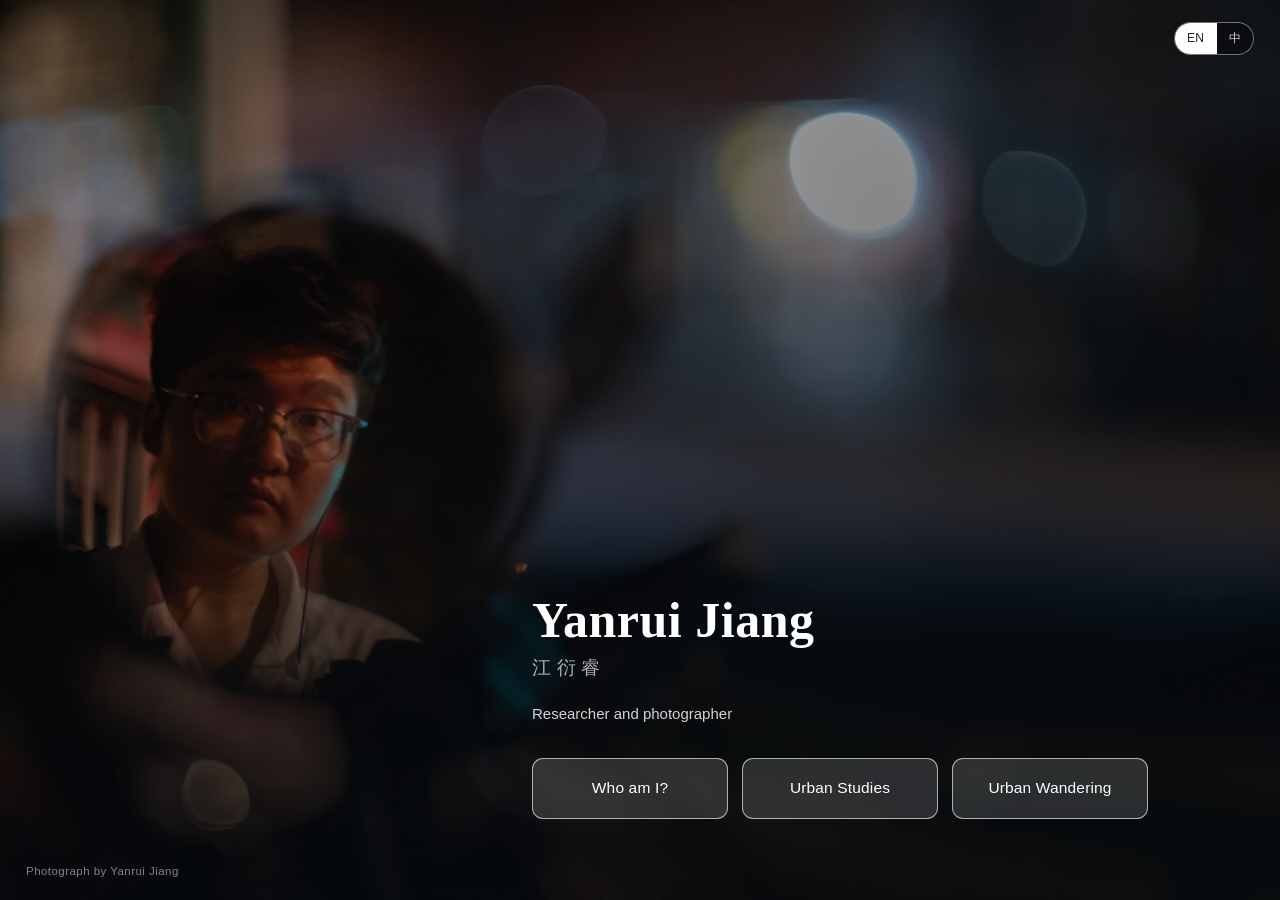
<file: index.html>
<!DOCTYPE html>
<html lang="en">
<head>
<meta charset="UTF-8">
<meta name="viewport" content="width=device-width, initial-scale=1">
<title>Yanrui Jiang — Urban Studies &amp; Industrial Location Research</title>
<meta name="description" content="Yanrui Jiang — researcher in urban studies and industrial location, and a street photographer. Enter: who am I, academic research, urban wandering.">
<meta name="author" content="Yanrui Jiang">
<meta property="og:type" content="profile">
<meta property="og:title" content="Yanrui Jiang — Urban Studies &amp; Industrial Location Research">
<meta property="og:description" content="Researcher in urban studies and industrial location, and a street photographer.">
<link rel="icon" href="data:image/svg+xml,<svg xmlns='http://www.w3.org/2000/svg' viewBox='0 0 64 64'><rect width='64' height='64' rx='12' fill='%2317242f'/><text x='32' y='44' font-size='34' font-family='Georgia,serif' fill='%232260E8' text-anchor='middle'>J</text></svg>">
<link rel="stylesheet" href="assets/site.css">
<link rel="stylesheet" href="assets/mobile-fix.css">
</head>
<body class="cover-page" data-title-en="Yanrui Jiang — Urban Studies &amp; Industrial Location Research" data-title-zh="江衍睿 — 城市研究与产业区位分析">

<main class="cover">
  <div class="cover-scrim" aria-hidden="true"></div>

  <div class="cover-lang">
    <div class="langsw">
      <button data-lang-btn="en" type="button">EN</button>
      <button data-lang-btn="zh" type="button">中</button>
    </div>
  </div>

  <div class="cover-inner">
    <div class="cover-block">
    <h1 class="cover-name">Yanrui Jiang</h1>
    <p class="cover-name-cn">江衍睿</p>
    <p class="cover-role" data-en="Researcher and photographer" data-zh="研究者 / 摄影者">Researcher and photographer</p>

    <nav class="cover-nav">
      <a class="cover-btn" href="site.html#cv">
        <span data-en="Who am I?" data-zh="我是谁？">Who am I?</span>
      </a>
      <a class="cover-btn" href="site.html#research">
        <span data-en="Urban Studies" data-zh="城市研究">Urban Studies</span>
      </a>
      <a class="cover-btn" href="site.html#photography">
        <span data-en="Urban Wandering" data-zh="城市漫游">Urban Wandering</span>
      </a>
      </nav>
    </div>
  </div>

  <p class="cover-credit" data-en="Photograph by Yanrui Jiang" data-zh="摄影：江衍睿">Photograph by Yanrui Jiang</p>
</main>

<script src="assets/site.js"></script>
</body>
</html>
</file>
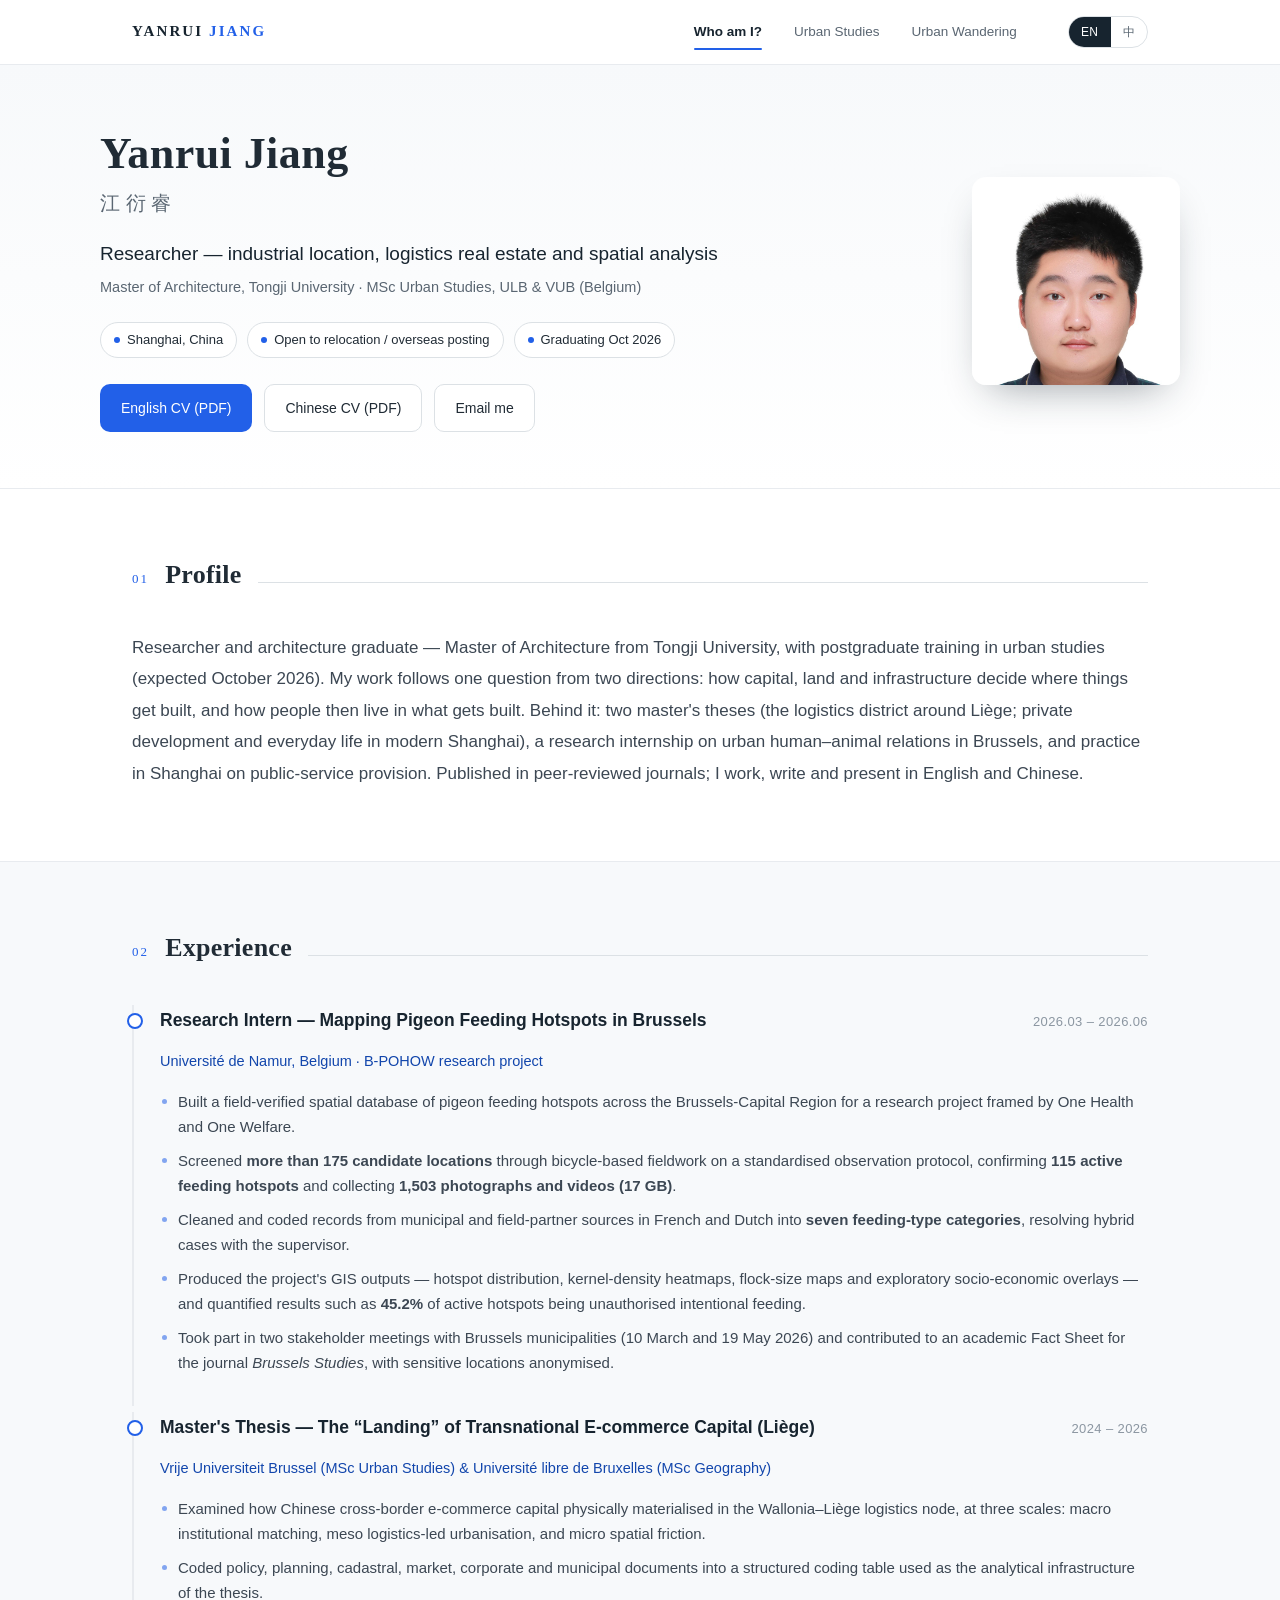
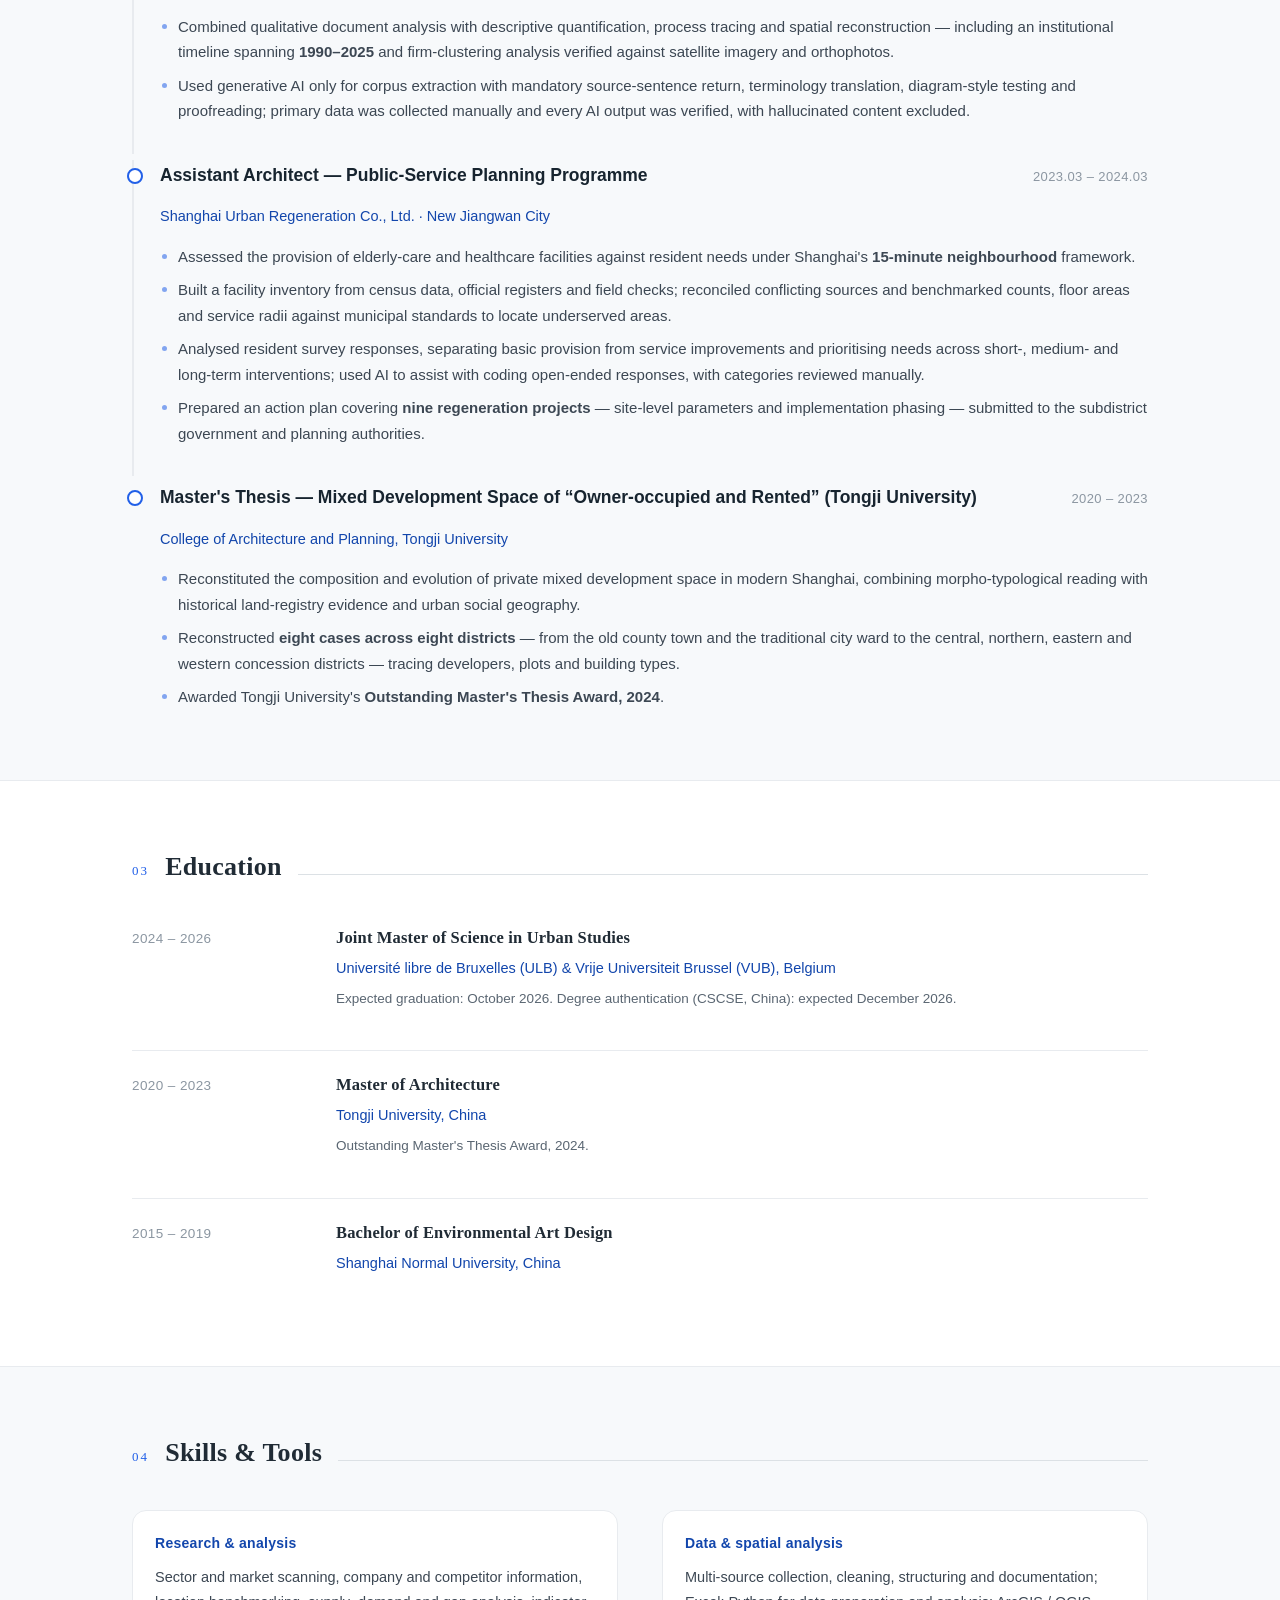
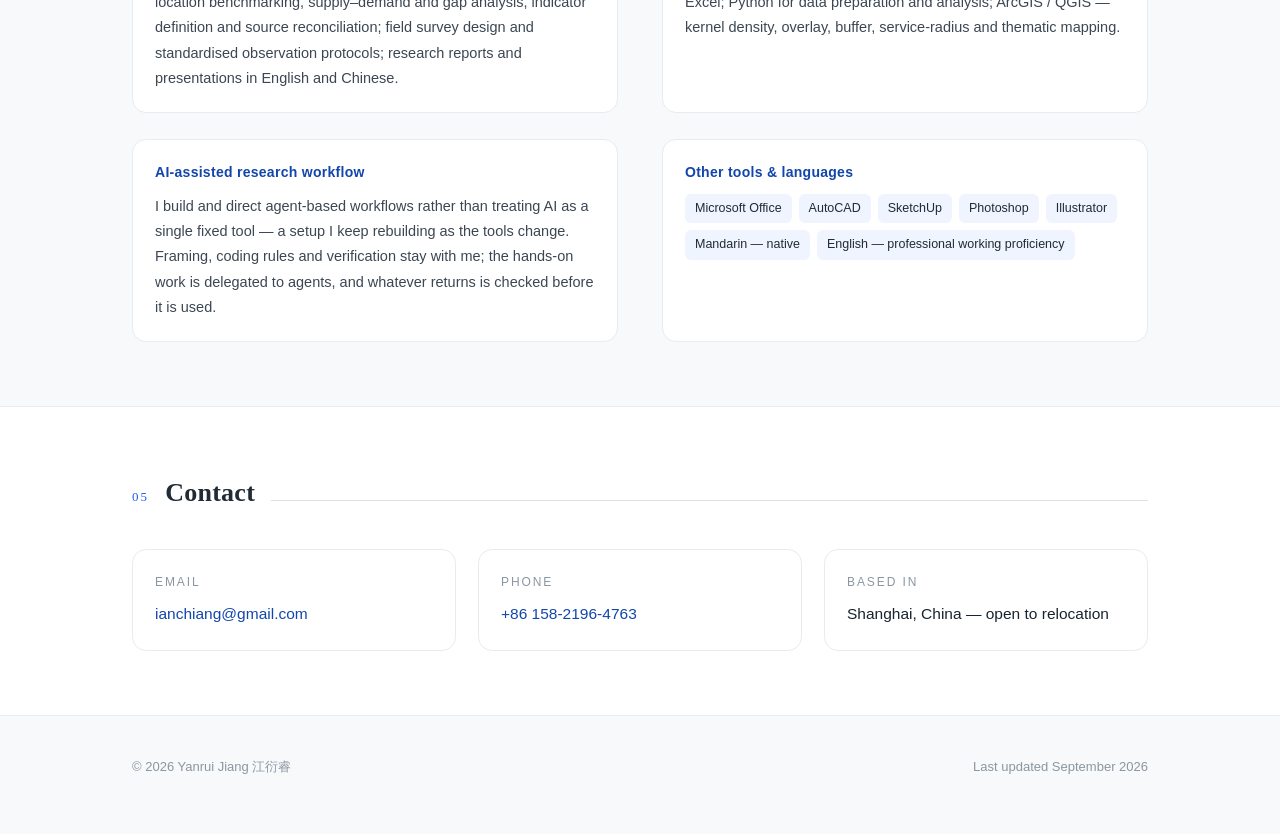
<file: site.html>
<!DOCTYPE html>
<html lang="en">
<head>
<meta charset="UTF-8">
<meta name="viewport" content="width=device-width, initial-scale=1">
<title>Yanrui Jiang — Urban Studies &amp; Industrial Location Research</title>
<meta name="description" content="Yanrui Jiang — researcher in urban studies and industrial location. Two master's theses and a field-verified spatial study, plus a street photography practice.">
<meta name="author" content="Yanrui Jiang">
<meta property="og:type" content="profile">
<meta property="og:title" content="Yanrui Jiang — Urban Studies &amp; Industrial Location Research">
<meta property="og:description" content="Researcher in urban studies and industrial location. Logistics-led urbanisation, urban human–animal relations, GIS and multi-source spatial analysis — and a street photography practice.">
<link rel="icon" href="data:image/svg+xml,<svg xmlns='http://www.w3.org/2000/svg' viewBox='0 0 64 64'><rect width='64' height='64' rx='12' fill='%2317242f'/><text x='32' y='44' font-size='34' font-family='Georgia,serif' fill='%232260E8' text-anchor='middle'>J</text></svg>">
<link rel="stylesheet" href="assets/site.css">
<link rel="stylesheet" href="assets/mobile-fix.css">
</head>
<body data-title-en="Yanrui Jiang — Urban Studies &amp; Industrial Location Research" data-title-zh="江衍睿 — 城市研究与产业区位分析">

<div class="top">
  <div class="wrap">
    <a class="brand" href="index.html">Yanrui <em>Jiang</em></a>
    <nav class="tabs" role="tablist">
      <button class="tab" type="button" role="tab" data-tab="cv" aria-controls="panel-cv">
        <span data-en="Who am I?" data-zh="我是谁？">Who am I?</span>
      </button>
      <button class="tab" type="button" role="tab" data-tab="research" aria-controls="panel-research">
        <span data-en="Urban Studies" data-zh="城市研究">Urban Studies</span>
      </button>
      <button class="tab" type="button" role="tab" data-tab="photography" aria-controls="panel-photography">
        <span data-en="Urban Wandering" data-zh="城市漫游">Urban Wandering</span>
      </button>
    </nav>
    <div class="langsw">
      <button data-lang-btn="en" type="button">EN</button>
      <button data-lang-btn="zh" type="button">中</button>
    </div>
  </div>
</div>

<main id="main">

<!-- ==================== TAB 1 · 简历与介绍 ==================== -->
<div class="panel" id="panel-cv" role="tabpanel">

<header class="hero">
  <div class="wrap hero-grid">
    <div>
      <h1 class="name">Yanrui Jiang</h1>
      <p class="name-cn">江衍睿</p>
      <p class="role" data-en="Researcher — industrial location, logistics real estate and spatial analysis" data-zh="研究员 — 产业区位、物流地产与空间分析">Researcher — industrial location, logistics real estate and spatial analysis</p>
      <p class="role-sub" data-en="Master of Architecture, Tongji University · MSc Urban Studies, ULB &amp; VUB (Belgium)" data-zh="同济大学建筑学硕士 · 比利时布鲁塞尔自由大学 &amp; 荷语布鲁塞尔自由大学 城市研究硕士">Master of Architecture, Tongji University · MSc Urban Studies, ULB &amp; VUB (Belgium)</p>
      <div class="chips">
        <span class="chip"><span class="dot"></span><span data-en="Shanghai, China" data-zh="中国 上海">Shanghai, China</span></span>
        <span class="chip"><span class="dot"></span><span data-en="Open to relocation / overseas posting" data-zh="接受外派与异地到岗">Open to relocation / overseas posting</span></span>
        <span class="chip"><span class="dot"></span><span data-en="Graduating Oct 2026" data-zh="2026 年 10 月毕业">Graduating Oct 2026</span></span>
      </div>
      <div class="cta">
        <a class="btn btn-primary" href="assets/Yanrui_Jiang_CV_EN.pdf" download data-en="English CV (PDF)" data-zh="英文简历 (PDF)">English CV (PDF)</a>
        <a class="btn btn-ghost" href="assets/Yanrui_Jiang_CV_ZH.pdf" download data-en="Chinese CV (PDF)" data-zh="中文简历 (PDF)">Chinese CV (PDF)</a>
        <a class="btn btn-ghost" href="mailto:ianchiang@gmail.com" data-en="Email me" data-zh="邮件联系" data-en-href="mailto:ianchiang@gmail.com" data-zh-href="mailto:2801400978@qq.com">Email me</a>
      </div>
    </div>
    <div class="portrait">
      <img src="assets/head.jpg" alt="Portrait of Yanrui Jiang">
    </div>
  </div>
</header>
<section id="profile">
  <div class="wrap">
    <div class="sec-head">
      <span class="sec-num">01</span>
      <h2 data-en="Profile" data-zh="个人简介">Profile</h2>
      <span class="sec-rule"></span>
    </div>
    <p class="lede" data-en="Researcher and architecture graduate — Master of Architecture from Tongji University, with postgraduate training in urban studies (expected October 2026). My work follows one question from two directions: how capital, land and infrastructure decide where things get built, and how people then live in what gets built. Behind it: two master's theses (the logistics district around Liège; private development and everyday life in modern Shanghai), a research internship on urban human–animal relations in Brussels, and practice in Shanghai on public-service provision. Published in peer-reviewed journals; I work, write and present in English and Chinese." data-zh="建筑学硕士（同济大学），并在城市研究领域接受研究生训练（预计 2026 年 10 月毕业）。我的研究从两个方向追同一个问题：资本、土地与基础设施如何决定事物被建在哪里，以及人们又如何生活在既成的城市之中。支撑它的是：两篇硕士论文（列日周边的物流片区；近代上海的私有开发与日常空间）、一项在布鲁塞尔研究城市人兽关系的研究实习，以及在上海围绕公共服务设施配套的建筑实践。已在同行评审期刊发表论文；能用中英文工作、写作与汇报。">Researcher and architecture graduate — Master of Architecture from Tongji University, with postgraduate training in urban studies (expected October 2026). My work follows one question from two directions: how capital, land and infrastructure decide where things get built, and how people then live in what gets built. Behind it: two master's theses (the logistics district around Liège; private development and everyday life in modern Shanghai), a research internship on urban human–animal relations in Brussels, and practice in Shanghai on public-service provision. Published in peer-reviewed journals; I work, write and present in English and Chinese.</p>
  </div>
</section>
<section id="experience" class="alt">
  <div class="wrap">
    <div class="sec-head">
      <span class="sec-num">02</span>
      <h2 data-en="Experience" data-zh="研究与工作经历">Experience</h2>
      <span class="sec-rule"></span>
    </div>

    <div class="entry">
      <div class="entry-head">
        <h3 data-en="Research Intern — Mapping Pigeon Feeding Hotspots in Brussels" data-zh="研究实习 — 布鲁塞尔岩鸽投喂热点制图">Research Intern — Mapping Pigeon Feeding Hotspots in Brussels</h3>
        <span class="when">2026.03 – 2026.06</span>
      </div>
      <p class="org"><span data-en="Université de Namur, Belgium · B-POHOW research project" data-zh="比利时那慕尔大学 · B-POHOW 研究项目">Université de Namur, Belgium · B-POHOW research project</span></p>
      <ul class="bul">
        <li data-en="Built a field-verified spatial database of pigeon feeding hotspots across the Brussels-Capital Region for a research project framed by One Health and One Welfare." data-zh="为以「同一健康」与「同一福利」为框架的研究项目，建立覆盖布鲁塞尔首都大区、经实地核验的岩鸽投喂热点空间数据库。">Built a field-verified spatial database of pigeon feeding hotspots across the Brussels-Capital Region for a research project framed by One Health and One Welfare.</li>
        <li data-en="Screened <strong>more than 175 candidate locations</strong> through bicycle-based fieldwork on a standardised observation protocol, confirming <strong>115 active feeding hotspots</strong> and collecting <strong>1,503 photographs and videos (17 GB)</strong>." data-zh="以自行车为主要方式、按标准化观察流程核查 <strong>175 处以上候选点位</strong>，确认 <strong>115 处活跃投喂热点</strong>，采集 <strong>1,503 份照片与影像（17 GB）</strong>。">Screened <strong>more than 175 candidate locations</strong> through bicycle-based fieldwork on a standardised observation protocol, confirming <strong>115 active feeding hotspots</strong> and collecting <strong>1,503 photographs and videos (17 GB)</strong>.</li>
        <li data-en="Cleaned and coded records from municipal and field-partner sources in French and Dutch into <strong>seven feeding-type categories</strong>, resolving hybrid cases with the supervisor." data-zh="把来自市政与现场合作方的法语、荷兰语记录清洗并编码为 <strong>七类投喂类型</strong>，对无法单一归类的混合情形与导师逐条讨论解决。">Cleaned and coded records from municipal and field-partner sources in French and Dutch into <strong>seven feeding-type categories</strong>, resolving hybrid cases with the supervisor.</li>
        <li data-en="Produced the project's GIS outputs — hotspot distribution, kernel-density heatmaps, flock-size maps and exploratory socio-economic overlays — and quantified results such as <strong>45.2%</strong> of active hotspots being unauthorised intentional feeding." data-zh="产出项目的 GIS 图件——热点分布、核密度热力图、鸽群规模图与探索性社会经济叠加图——并量化结果，例如 <strong>45.2%</strong> 的活跃热点属未经许可的主动投喂。">Produced the project's GIS outputs — hotspot distribution, kernel-density heatmaps, flock-size maps and exploratory socio-economic overlays — and quantified results such as <strong>45.2%</strong> of active hotspots being unauthorised intentional feeding.</li>
        <li data-en="Took part in two stakeholder meetings with Brussels municipalities (10 March and 19 May 2026) and contributed to an academic Fact Sheet for the journal <em>Brussels Studies</em>, with sensitive locations anonymised." data-zh="参与两场与布鲁塞尔各市镇的利益相关方会议（2026 年 3 月 10 日、5 月 19 日），并参与撰写面向 <em>Brussels Studies</em> 期刊的学术 Fact Sheet，敏感点位一律脱敏。">Took part in two stakeholder meetings with Brussels municipalities (10 March and 19 May 2026) and contributed to an academic Fact Sheet for the journal <em>Brussels Studies</em>, with sensitive locations anonymised.</li>
      </ul>
    </div>

    <div class="entry">
      <div class="entry-head">
        <h3 data-en="Master's Thesis — The “Landing” of Transnational E-commerce Capital (Liège)" data-zh="硕士论文 — 跨国电商资本的「落地」（列日）">Master's Thesis — The “Landing” of Transnational E-commerce Capital (Liège)</h3>
        <span class="when">2024 – 2026</span>
      </div>
      <p class="org"><span data-en="Vrije Universiteit Brussel (MSc Urban Studies) &amp; Université libre de Bruxelles (MSc Geography)" data-zh="荷语布鲁塞尔自由大学（城市研究硕士）&amp; 布鲁塞尔自由大学（地理学硕士）">Vrije Universiteit Brussel (MSc Urban Studies) &amp; Université libre de Bruxelles (MSc Geography)</span></p>
      <ul class="bul">
        <li data-en="Examined how Chinese cross-border e-commerce capital physically materialised in the Wallonia–Liège logistics node, at three scales: macro institutional matching, meso logistics-led urbanisation, and micro spatial friction." data-zh="研究中国跨境电商资本如何在瓦隆–列日物流节点物理性地落地，分三个尺度展开：宏观的制度匹配、中观的物流驱动型城市化、微观的空间摩擦。">Examined how Chinese cross-border e-commerce capital physically materialised in the Wallonia–Liège logistics node, at three scales: macro institutional matching, meso logistics-led urbanisation, and micro spatial friction.</li>
        <li data-en="Coded policy, planning, cadastral, market, corporate and municipal documents into a structured coding table used as the analytical infrastructure of the thesis." data-zh="把政策、规划、地籍、市场、企业与市政文献编码进一张结构化编码表，作为论文的分析基础设施。">Coded policy, planning, cadastral, market, corporate and municipal documents into a structured coding table used as the analytical infrastructure of the thesis.</li>
        <li data-en="Combined qualitative document analysis with descriptive quantification, process tracing and spatial reconstruction — including an institutional timeline spanning <strong>1990–2025</strong> and firm-clustering analysis verified against satellite imagery and orthophotos." data-zh="把定性文献分析与描述性量化、过程追踪、空间重建结合——包括跨度 <strong>1990–2025</strong> 的制度时间轴，以及用卫星影像与正射影像核验的企业集聚分析。">Combined qualitative document analysis with descriptive quantification, process tracing and spatial reconstruction — including an institutional timeline spanning <strong>1990–2025</strong> and firm-clustering analysis verified against satellite imagery and orthophotos.</li>
        <li data-en="Used generative AI only for corpus extraction with mandatory source-sentence return, terminology translation, diagram-style testing and proofreading; primary data was collected manually and every AI output was verified, with hallucinated content excluded." data-zh="生成式 AI 仅用于语料抽取（并强制返回原文供核对）、术语翻译、图表样式测试与校对；原始数据由本人手工采集，所有 AI 产出均经人工核验，含幻觉的内容一律剔除。">Used generative AI only for corpus extraction with mandatory source-sentence return, terminology translation, diagram-style testing and proofreading; primary data was collected manually and every AI output was verified, with hallucinated content excluded.</li>
      </ul>
    </div>

    <div class="entry">
      <div class="entry-head">
        <h3 data-en="Assistant Architect — Public-Service Planning Programme" data-zh="助理建筑师 — 公共服务设施配套专项">Assistant Architect — Public-Service Planning Programme</h3>
        <span class="when">2023.03 – 2024.03</span>
      </div>
      <p class="org"><span data-en="Shanghai Urban Regeneration Co., Ltd. · New Jiangwan City" data-zh="上海都市再生实业有限公司 · 新江湾城">Shanghai Urban Regeneration Co., Ltd. · New Jiangwan City</span></p>
      <ul class="bul">
        <li data-en="Assessed the provision of elderly-care and healthcare facilities against resident needs under Shanghai's <strong>15-minute neighbourhood</strong> framework." data-zh="在<strong>“十五分钟生活圈”</strong>框架下，评估养老、医疗设施供给与居民需求的匹配情况。">Assessed the provision of elderly-care and healthcare facilities against resident needs under Shanghai's <strong>15-minute neighbourhood</strong> framework.</li>
        <li data-en="Built a facility inventory from census data, official registers and field checks; reconciled conflicting sources and benchmarked counts, floor areas and service radii against municipal standards to locate underserved areas." data-zh="整合人口普查与官方设施台账，线下逐一核验并建设施台账；对照市级标准从数量、面积、服务半径多维对标，识别配套缺失片区。">Built a facility inventory from census data, official registers and field checks; reconciled conflicting sources and benchmarked counts, floor areas and service radii against municipal standards to locate underserved areas.</li>
        <li data-en="Analysed resident survey responses, separating basic provision from service improvements and prioritising needs across short-, medium- and long-term interventions; used AI to assist with coding open-ended responses, with categories reviewed manually." data-zh="统计社区问卷，将需求划分为基础保障与品质提升两类并区分短中长期改造优先级；开放题归类用 AI 辅助，类别结果人工复核。">Analysed resident survey responses, separating basic provision from service improvements and prioritising needs across short-, medium- and long-term interventions; used AI to assist with coding open-ended responses, with categories reviewed manually.</li>
        <li data-en="Prepared an action plan covering <strong>nine regeneration projects</strong> — site-level parameters and implementation phasing — submitted to the subdistrict government and planning authorities." data-zh="梳理 <strong>9 项更新项目</strong>，明确地块建设指标与实施时序，形成配套更新行动计划并提交街道与规划主管部门。">Prepared an action plan covering <strong>nine regeneration projects</strong> — site-level parameters and implementation phasing — submitted to the subdistrict government and planning authorities.</li>
      </ul>
    </div>

    <div class="entry">
      <div class="entry-head">
        <h3 data-en="Master's Thesis — Mixed Development Space of “Owner-occupied and Rented” (Tongji University)" data-zh="硕士论文 —《自住与招租：上海近代私有混合开发空间的构成与演变》（同济大学）">Master's Thesis — Mixed Development Space of “Owner-occupied and Rented” (Tongji University)</h3>
        <span class="when">2020 – 2023</span>
      </div>
      <p class="org"><span data-en="College of Architecture and Planning, Tongji University" data-zh="同济大学建筑与城市规划学院">College of Architecture and Planning, Tongji University</span></p>
      <ul class="bul">
        <li data-en="Reconstituted the composition and evolution of private mixed development space in modern Shanghai, combining morpho-typological reading with historical land-registry evidence and urban social geography." data-zh="以形态类型学、上海近代历史地政数据实证与城市社会地理学方法，还原私有混合开发空间的构成与演变。">Reconstituted the composition and evolution of private mixed development space in modern Shanghai, combining morpho-typological reading with historical land-registry evidence and urban social geography.</li>
        <li data-en="Reconstructed <strong>eight cases across eight districts</strong> — from the old county town and the traditional city ward to the central, northern, eastern and western concession districts — tracing developers, plots and building types." data-zh="实证还原<strong>跨八个片区的八个个案</strong>——从旧县城、传统城厢到公共租界中区、北区、东工业区与西区——逐案梳理开发业主、地块与建筑类型。">Reconstructed <strong>eight cases across eight districts</strong> — from the old county town and the traditional city ward to the central, northern, eastern and western concession districts — tracing developers, plots and building types.</li>
        <li data-en="Awarded Tongji University's <strong>Outstanding Master's Thesis Award, 2024</strong>." data-zh="获同济大学 <strong>2024 年优秀硕士论文</strong>。">Awarded Tongji University's <strong>Outstanding Master's Thesis Award, 2024</strong>.</li>
      </ul>
    </div>
  </div>
</section>
<section id="education">
  <div class="wrap">
    <div class="sec-head">
      <span class="sec-num">03</span>
      <h2 data-en="Education" data-zh="教育背景">Education</h2>
      <span class="sec-rule"></span>
    </div>
    <div class="edu">
      <div class="edu-item">
        <div class="period">2024 – 2026</div>
        <div>
          <h3 data-en="Joint Master of Science in Urban Studies" data-zh="城市研究硕士（联合学位）">Joint Master of Science in Urban Studies</h3>
          <p class="school">Université libre de Bruxelles (ULB) &amp; Vrije Universiteit Brussel (VUB), Belgium</p>
          <p class="note" data-en="Expected graduation: October 2026. Degree authentication (CSCSE, China): expected December 2026." data-zh="预计 2026 年 10 月毕业。教育部留学服务中心学历认证：预计 2026 年 12 月。">Expected graduation: October 2026. Degree authentication (CSCSE, China): expected December 2026.</p>
        </div>
      </div>
      <div class="edu-item">
        <div class="period">2020 – 2023</div>
        <div>
          <h3 data-en="Master of Architecture" data-zh="建筑学硕士">Master of Architecture</h3>
          <p class="school" data-en="Tongji University, China" data-zh="同济大学">Tongji University, China</p>
          <p class="note" data-en="Outstanding Master's Thesis Award, 2024." data-zh="2024 年优秀硕士论文。">Outstanding Master's Thesis Award, 2024.</p>
        </div>
      </div>
      <div class="edu-item">
        <div class="period">2015 – 2019</div>
        <div>
          <h3 data-en="Bachelor of Environmental Art Design" data-zh="环境艺术设计学士">Bachelor of Environmental Art Design</h3>
          <p class="school" data-en="Shanghai Normal University, China" data-zh="上海师范大学">Shanghai Normal University, China</p>
        </div>
      </div>
    </div>
  </div>
</section>
<section id="skills" class="alt">
  <div class="wrap">
    <div class="sec-head">
      <span class="sec-num">04</span>
      <h2 data-en="Skills &amp; Tools" data-zh="专业技能与工具">Skills &amp; Tools</h2>
      <span class="sec-rule"></span>
    </div>
    <div class="grid-2">
      <div class="sk">
        <h3 data-en="Research &amp; analysis" data-zh="研究与分析">Research &amp; analysis</h3>
        <p data-en="Sector and market scanning, company and competitor information, location benchmarking, supply–demand and gap analysis, indicator definition and source reconciliation; field survey design and standardised observation protocols; research reports and presentations in English and Chinese." data-zh="行业与市场扫描、企业与竞对资料整理、区位对标、供需与缺口分析、指标定义与多源数据口径核对；外勤调查设计与标准化观察流程；中英文研究报告与汇报。">Sector and market scanning, company and competitor information, location benchmarking, supply–demand and gap analysis, indicator definition and source reconciliation; field survey design and standardised observation protocols; research reports and presentations in English and Chinese.</p>
      </div>
      <div class="sk">
        <h3 data-en="Data &amp; spatial analysis" data-zh="数据与空间分析">Data &amp; spatial analysis</h3>
        <p data-en="Multi-source collection, cleaning, structuring and documentation; Excel; Python for data preparation and analysis; ArcGIS / QGIS — kernel density, overlay, buffer, service-radius and thematic mapping." data-zh="多源资料的采集、清洗、结构化与归档；Excel；Python 做数据准备与分析；ArcGIS / QGIS — 核密度、叠加、缓冲区、服务半径与专题制图。">Multi-source collection, cleaning, structuring and documentation; Excel; Python for data preparation and analysis; ArcGIS / QGIS — kernel density, overlay, buffer, service-radius and thematic mapping.</p>
      </div>
      <div class="sk">
        <h3 data-en="AI-assisted research workflow" data-zh="AI 辅助研究工作流">AI-assisted research workflow</h3>
        <p data-en="I build and direct agent-based workflows rather than treating AI as a single fixed tool — a setup I keep rebuilding as the tools change. Framing, coding rules and verification stay with me; the hands-on work is delegated to agents, and whatever returns is checked before it is used." data-zh="我搭建并主导以 AI agent 为核心的工作流，而不是把 AI 当成一件固定工具——这套工作流随工具演进而持续重建。研究框架、编码规则与核验标准由我掌握；具体执行交给 agent，返回结果一律先核对再采用。">I build and direct agent-based workflows rather than treating AI as a single fixed tool — a setup I keep rebuilding as the tools change. Framing, coding rules and verification stay with me; the hands-on work is delegated to agents, and whatever returns is checked before it is used.</p>
      </div>
      <div class="sk">
        <h3 data-en="Other tools &amp; languages" data-zh="其他工具与语言">Other tools &amp; languages</h3>
        <div class="tags">
          <span class="tag">Microsoft Office</span>
          <span class="tag">AutoCAD</span>
          <span class="tag">SketchUp</span>
          <span class="tag">Photoshop</span>
          <span class="tag">Illustrator</span>
          <span class="tag" data-en="Mandarin — native" data-zh="普通话 — 母语">Mandarin — native</span>
          <span class="tag" data-en="English — professional working proficiency" data-zh="英语 — 专业工作水平（研究写作与汇报）">English — professional working proficiency</span>
        </div>
      </div>
    </div>
  </div>
</section>
<section id="contact">
  <div class="wrap">
    <div class="sec-head">
      <span class="sec-num">05</span>
      <h2 data-en="Contact" data-zh="联系方式">Contact</h2>
      <span class="sec-rule"></span>
    </div>
    <div class="contact-grid">
      <div class="cbox">
        <p class="k" data-en="Email" data-zh="邮箱">Email</p>
        <p class="v"><a href="mailto:ianchiang@gmail.com" data-en="ianchiang@gmail.com" data-zh="2801400978@qq.com" data-en-href="mailto:ianchiang@gmail.com" data-zh-href="mailto:2801400978@qq.com">ianchiang@gmail.com</a></p>
      </div>
      <div class="cbox">
        <p class="k" data-en="Phone" data-zh="电话">Phone</p>
        <p class="v"><a href="tel:+8615821964763">+86 158-2196-4763</a></p>
      </div>
      <div class="cbox">
        <p class="k" data-en="Based in" data-zh="现居">Based in</p>
        <p class="v" data-en="Shanghai, China — open to relocation" data-zh="中国上海 — 接受异地与外派">Shanghai, China — open to relocation</p>
      </div>
    </div>
  </div>
</section>
</div>

<!-- ==================== TAB 2 · 城市研究 ==================== -->
<div class="panel" id="panel-research" role="tabpanel" hidden>
  <section class="panel-head">
    <div class="wrap">
      <p class="p-kicker" data-en="Research" data-zh="学术研究经历">Research</p>
      <h1 data-en="Urban Studies" data-zh="城市研究">Urban Studies</h1>
      <p class="panel-lede" data-en="Two master's theses and one field study — at ULB &amp; VUB, at Tongji University and in Brussels. My research follows one thread: how capital, land and infrastructure decide where things get built, and how people then live in the city that results — from the logistics district around Li&egrave;ge, to the private development of modern Shanghai, to everyday life in Brussels today. Peer-reviewed journal articles and a conference paper sit behind the three projects below." data-zh="两篇硕士论文与一项实地研究，分别在 ULB &amp; VUB、同济大学与布鲁塞尔完成。我的研究沿同一条线索展开：资本、土地与基础设施如何决定事物被建在哪里，人们又如何生活在既成的城市之中——从列日周边的物流片区，到近代上海的私有开发空间，再到今日布鲁塞尔的城市日常。以下三个项目背后，另有期刊论文与会议论文数篇。">Two master's theses and one field study — at ULB &amp; VUB, at Tongji University and in Brussels. My research follows one thread: how capital, land and infrastructure decide where things get built, and how people then live in the city that results — from the logistics district around Li&egrave;ge, to the private development of modern Shanghai, to everyday life in Brussels today. Peer-reviewed journal articles and a conference paper sit behind the three projects below.</p>
    </div>
  </section>
<section id="projects">
  <div class="wrap">
    <div class="sec-head">
      <span class="sec-num">01</span>
      <h2 data-en="Selected Projects" data-zh="精选项目">Selected Projects</h2>
      <span class="sec-rule"></span>
    </div>
    <div class="cards">
      <a class="card" href="projects/liege.html">
        <span class="card-kicker" data-en="Master's thesis · VUB &amp; ULB · 2026" data-zh="硕士论文 · VUB &amp; ULB · 2026">Master's thesis · VUB &amp; ULB · 2026</span>
        <h3 data-en="The “Landing” of Transnational E-commerce Capital" data-zh="跨国电商资本的「落地」">The “Landing” of Transnational E-commerce Capital</h3>
        <span class="card-sup" data-en="Supervisor: Prof. Wojciech Kębłowski" data-zh="导师：Wojciech Kębłowski 教授">Supervisor: Prof. Wojciech Kębłowski</span>
        <p data-en="How Chinese cross-border e-commerce capital physically landed in the Wallonia–Liège logistics node — and the institutional matching and spatial frictions it produced, read at macro, meso and micro scales." data-zh="中国跨境电商资本如何在瓦隆–列日物流节点物理性地落地——以及由此产生的制度匹配与空间摩擦，分宏观、中观、微观三个尺度解读。">How Chinese cross-border e-commerce capital physically landed in the Wallonia–Liège logistics node — and the institutional matching and spatial frictions it produced, read at macro, meso and micro scales.</p>
        <span class="card-more" data-en="View project →" data-zh="查看项目 →">View project →</span>
      </a>
      <a class="card" href="projects/pigeon.html">
        <span class="card-kicker" data-en="Research internship · B-POHOW · Brussels" data-zh="研究实习 · B-POHOW · 布鲁塞尔">Research internship · B-POHOW · Brussels</span>
        <h3 data-en="Mapping Pigeon Feeding Hotspots in Brussels" data-zh="布鲁塞尔岩鸽投喂热点制图">Mapping Pigeon Feeding Hotspots in Brussels</h3>
        <span class="card-sup" data-en="Supervisor: Dr. Ciska De Ruyver" data-zh="导师：Ciska De Ruyver 博士">Supervisor: Dr. Ciska De Ruyver</span>
        <p data-en="More than 175 candidate sites screened by bicycle, 115 active feeding hotspots verified and 1,503 photographs collected — a field-verified spatial database for a One Health / One Welfare study." data-zh="以自行车核查 175 处以上候选点位，确认 115 处活跃投喂热点，采集 1,503 份现场影像——为「同一健康／同一福利」研究建立经实地核验的空间数据库。">More than 175 candidate sites screened by bicycle, 115 active feeding hotspots verified and 1,503 photographs collected — a field-verified spatial database for a One Health / One Welfare study.</p>
        <span class="card-more" data-en="View project →" data-zh="查看项目 →">View project →</span>
      </a>
      <a class="card" href="projects/tongji.html">
        <span class="card-kicker" data-en="Master's thesis · Tongji University · 2024" data-zh="硕士论文 · 同济大学 · 2024">Master's thesis · Tongji University · 2024</span>
        <h3 data-en="Mixed Development Space of “Owner-occupied and Rented”" data-zh="自住与招租">Mixed Development Space of “Owner-occupied and Rented”</h3>
        <span class="card-sup" data-en="Supervisor: Prof. Liu Gang" data-zh="导师：刘刚 副教授">Supervisor: Prof. Liu Gang</span>
        <p data-en="The composition and evolution of private mixed development space in modern Shanghai — eight cases across eight districts, read through morpho-typology and historical land-registry evidence." data-zh="上海近代私有混合开发空间的构成与演变——跨八个片区的八个个案，以形态类型学与历史地政数据实证解读。">The composition and evolution of private mixed development space in modern Shanghai — eight cases across eight districts, read through morpho-typology and historical land-registry evidence.</p>
        <span class="card-more" data-en="View project →" data-zh="查看项目 →">View project →</span>
      </a>
    </div>
  </div>
</section>
<section id="publications" class="alt">
  <div class="wrap">
    <div class="sec-head">
      <span class="sec-num">02</span>
      <h2 data-en="Publications" data-zh="学术成果">Publications</h2>
      <span class="sec-rule"></span>
    </div>

    <div class="pub">
      <div class="yr">2026</div>
      <div>
        <p class="t">Liège Airport: A Chinese E-commerce Gateway in the Benelux<span class="badge" data-en="First author" data-zh="第一作者">First author</span></p>
        <p class="v" data-en="BeNeLux Geography Conference, 2026 — parallel-session presentation. Cross-border e-commerce location choice and Benelux logistics hubs." data-zh="BeNeLux 地理学术会议，2026 — 平行分会场报告。跨境电商选址与比荷卢物流枢纽研究。">BeNeLux Geography Conference, 2026 — parallel-session presentation. Cross-border e-commerce location choice and Benelux logistics hubs.</p>
      </div>
    </div>
    <div class="pub">
      <div class="yr">2026</div>
      <div>
        <p class="t" data-en="Property Rights, Capital and Urban Form: Spatial Transformation in Modern Shanghai's Hongkou" data-zh="产权制度、资本与城市形态 — 近代上海虹口空间转型研究">Property Rights, Capital and Urban Form: Spatial Transformation in Modern Shanghai's Hongkou</p>
        <p class="v" data-en="Time + Architecture, 2026. Historical GIS integrating cadastral and land-price records." data-zh="时代建筑，2026。运用历史地理信息系统整合地籍与地价档案。">Time + Architecture, 2026. Historical GIS integrating cadastral and land-price records.</p>
      </div>
    </div>
    <div class="pub">
      <div class="yr">2024</div>
      <div>
        <p class="t" data-en="Modernism Across Cultures: Kunio Maekawa's Apartment Villa in Shanghai, 1939–1941" data-zh="现代主义的跨文化流动与转译 — 前川国男的“公寓别墅”：上海碧萝邨（1939—1941）">Modernism Across Cultures: Kunio Maekawa's Apartment Villa in Shanghai, 1939–1941</p>
        <p class="v" data-en="Time + Architecture, 2024." data-zh="时代建筑，2024。">Time + Architecture, 2024.</p>
      </div>
    </div>
    <div class="pub">
      <div class="yr">2023</div>
      <div>
        <p class="t" data-en="Beyond the West Gate: Street–Lane Structures in Modern Shanghai's Urban Morphology" data-zh="西门外 — 上海近代城市形态中的街-衖复合结构">Beyond the West Gate: Street–Lane Structures in Modern Shanghai's Urban Morphology</p>
        <p class="v" data-en="Time + Architecture, 2023. A three-tier / six-level reading of street–lane morphology." data-zh="时代建筑，2023。提出街-衖形态的“三层六级”体系。">Time + Architecture, 2023. A three-tier / six-level reading of street–lane morphology.</p>
      </div>
    </div>
    <div class="pub">
      <div class="yr">2023</div>
      <div>
        <p class="t" data-en="Neighbourhood Regeneration: A Former Barracks Site in Central Paris" data-zh="社区有机更新规划策略研究 — 以巴黎中心城前扈伊兵营地块为例">Neighbourhood Regeneration: A Former Barracks Site in Central Paris</p>
        <p class="v" data-en="Shanghai Urban Planning, 2023." data-zh="上海城市规划，2023。">Shanghai Urban Planning, 2023.</p>
      </div>
    </div>

    <p class="footnote" data-en="The Liège Airport conference paper is first-authored. The four journal articles in <em>Time + Architecture</em> and <em>Shanghai Urban Planning</em> (2023–2026) are co-authored contributions on modern Shanghai urban morphology, regeneration and property rights, written with Tongji University's College of Architecture and Urban Planning." data-zh="列日机场会议论文为第一作者。发表于《时代建筑》《上海城市规划》的 4 篇期刊论文（2023—2026）为合作署名成果，主题涉及近代上海城市形态、社区有机更新与产权制度，与同济大学建筑与城市规划学院合作完成。">The Liège Airport conference paper is first-authored. The four journal articles in <em>Time + Architecture</em> and <em>Shanghai Urban Planning</em> (2023–2026) are co-authored contributions on modern Shanghai urban morphology, regeneration and property rights, written with Tongji University's College of Architecture and Urban Planning.</p>
  </div>
</section>
</div>

<!-- ==================== TAB 3 · 日常摄影实践 ==================== -->
<div class="panel" id="panel-photography" role="tabpanel" hidden>
  <section class="panel-head">
    <div class="wrap">
      <p class="p-kicker" data-en="Photography practice" data-zh="日常摄影实践">Photography practice</p>
      <h1 data-en="Urban Wandering within Everyday Infrastructure" data-zh="日常基础设施间的城市漫游">Urban Wandering within Everyday Infrastructure</h1>
      <p class="panel-lede" data-en="I walk through cities around the world with a camera, drawn to the spaces and fixtures that make up a city's everyday life: streets, stations, bridges, canals, streetlights, and the inconspicuous corners between buildings. They are rarely anyone's destination, yet they keep shaping how people meet, pause and pass through. I work with a Lumix S5 mirrorless body and a changing set of vintage lenses, using their individual colour, softness and older imaging character to observe and record the everyday in these cities. My photography does not set out to summarise a city: it keeps the light, the order and the change met by chance while walking, looking in ordinary scenes for the quiet and real connection between people and the city." data-zh="我带着相机行走于世界各地，关注构成城市日常的空间与设施：街道、车站、桥梁、运河、路灯，以及建筑之间不起眼的角落。它们很少成为旅途的目的地，却持续影响着人们如何相遇、停留与穿行。我使用 Lumix S5 无反相机搭配不同的古董镜头，借助它们各自独特的色彩、柔和度与传统成像特征，观察并记录这些城市中的日常。我的摄影不试图概括一座城市，而是保留行走中偶然遇见的光线、秩序与变化，在平常的景象里，寻找人与城市之间安静而真实的联系。">I walk through cities around the world with a camera, drawn to the spaces and fixtures that make up a city's everyday life: streets, stations, bridges, canals, streetlights, and the inconspicuous corners between buildings. They are rarely anyone's destination, yet they keep shaping how people meet, pause and pass through. I work with a Lumix S5 mirrorless body and a changing set of vintage lenses, using their individual colour, softness and older imaging character to observe and record the everyday in these cities. My photography does not set out to summarise a city: it keeps the light, the order and the change met by chance while walking, looking in ordinary scenes for the quiet and real connection between people and the city.</p>
    </div>
  </section>
  <section id="gallery">
    <div class="wrap">
      <div class="gallery" id="gallery-grid">

<!-- GALLERY:START（此段由「更新摄影图库.sh」自动生成，请勿手工编辑） -->
      <figure class="photo" tabindex="0" data-slug="050383130005" data-full="assets/photography/full/050383130005.jpg">
        <div class="ph">
          <img src="assets/photography/gallery/050383130005.jpg" alt="Milan — The Milan skyline from the cathedral roof" width="900" height="597" draggable="false" loading="lazy" decoding="async">
          <span class="guard" aria-hidden="true"></span>
          <figcaption class="cap">
            <span class="cap-title" data-en="Milan — The Milan skyline from the cathedral roof" data-zh="米兰 — 大教堂顶上的米兰天际线">Milan — The Milan skyline from the cathedral roof</span>
            <span class="cap-meta" data-en="2026.2 · Canon VT + Canon 50mm f1.4" data-zh="2026.2 · Canon VT + Canon 50mm f1.4">2026.2 · Canon VT + Canon 50mm f1.4</span>
          </figcaption>
        </div>
      </figure>
      <figure class="photo" tabindex="0" data-slug="050383130021" data-full="assets/photography/full/050383130021.jpg">
        <div class="ph">
          <img src="assets/photography/gallery/050383130021.jpg" alt="Venice — Father and son on a bridge" width="597" height="900" draggable="false" loading="lazy" decoding="async">
          <span class="guard" aria-hidden="true"></span>
          <figcaption class="cap">
            <span class="cap-title" data-en="Venice — Father and son on a bridge" data-zh="威尼斯 — 桥上的父子">Venice — Father and son on a bridge</span>
            <span class="cap-meta" data-en="2026.2 · Canon VT + Voigtlander Ultron 50mm f2" data-zh="2026.2 · Canon VT + Voigtlander Ultron 50mm f2">2026.2 · Canon VT + Voigtlander Ultron 50mm f2</span>
          </figcaption>
        </div>
      </figure>
      <figure class="photo" tabindex="0" data-slug="p1048179" data-full="assets/photography/full/p1048179.jpg">
        <div class="ph">
          <img src="assets/photography/gallery/p1048179.jpg" alt="Blankenberg — Beach and harbour" width="600" height="900" draggable="false" loading="lazy" decoding="async">
          <span class="guard" aria-hidden="true"></span>
          <figcaption class="cap">
            <span class="cap-title" data-en="Blankenberg — Beach and harbour" data-zh="Blankenberg — 沙滩与港口">Blankenberg — Beach and harbour</span>
            <span class="cap-meta" data-en="2024.12 · Panasonic Lumix S5 + Minolta MD 70-210 F4" data-zh="2024.12 · 松下Lumix S5 + Minolta MD 70-210 F4">2024.12 · Panasonic Lumix S5 + Minolta MD 70-210 F4</span>
          </figcaption>
        </div>
      </figure>
      <figure class="photo" tabindex="0" data-slug="p1059812" data-full="assets/photography/full/p1059812.jpg">
        <div class="ph">
          <img src="assets/photography/gallery/p1059812.jpg" alt="Marseille — People and pigeons in a disused market" width="900" height="600" draggable="false" loading="lazy" decoding="async">
          <span class="guard" aria-hidden="true"></span>
          <figcaption class="cap">
            <span class="cap-title" data-en="Marseille — People and pigeons in a disused market" data-zh="马赛 — 空置市场中的人与鸽子">Marseille — People and pigeons in a disused market</span>
            <span class="cap-meta" data-en="2025.6 · Panasonic Lumix S5 + Carl Zeiss Distagon 25mm f2.8" data-zh="2025.6 · 松下Lumix S5 + Carl Zeiss Distagon 25mm f2.8">2025.6 · Panasonic Lumix S5 + Carl Zeiss Distagon 25mm f2.8</span>
          </figcaption>
        </div>
      </figure>
      <figure class="photo" tabindex="0" data-slug="p1060466" data-full="assets/photography/full/p1060466.jpg">
        <div class="ph">
          <img src="assets/photography/gallery/p1060466.jpg" alt="Avignon — Passers-by and shopfronts" width="900" height="600" draggable="false" loading="lazy" decoding="async">
          <span class="guard" aria-hidden="true"></span>
          <figcaption class="cap">
            <span class="cap-title" data-en="Avignon — Passers-by and shopfronts" data-zh="阿维尼翁 — 行人与店铺">Avignon — Passers-by and shopfronts</span>
            <span class="cap-meta" data-en="2025.6 · Panasonic Lumix S5 + Carl Zeiss Distagon 25mm f2.8" data-zh="2025.6 · 松下Lumix S5 + Carl Zeiss Distagon 25mm f2.8">2025.6 · Panasonic Lumix S5 + Carl Zeiss Distagon 25mm f2.8</span>
          </figcaption>
        </div>
      </figure>
      <figure class="photo" tabindex="0" data-slug="p1124336" data-full="assets/photography/full/p1124336.jpg">
        <div class="ph">
          <img src="assets/photography/gallery/p1124336.jpg" alt="Brussels — The Atomium and its visitors" width="600" height="900" draggable="false" loading="lazy" decoding="async">
          <span class="guard" aria-hidden="true"></span>
          <figcaption class="cap">
            <span class="cap-title" data-en="Brussels — The Atomium and its visitors" data-zh="布鲁塞尔 — 原子塔与游人">Brussels — The Atomium and its visitors</span>
            <span class="cap-meta" data-en="2026.4 · Panasonic Lumix S5 + Leica 90mm f4" data-zh="2026.4 · 松下Lumix S5 + Leica 90mm f4">2026.4 · Panasonic Lumix S5 + Leica 90mm f4</span>
          </figcaption>
        </div>
      </figure>
      <figure class="photo" tabindex="0" data-slug="p1124359" data-full="assets/photography/full/p1124359.jpg">
        <div class="ph">
          <img src="assets/photography/gallery/p1124359.jpg" alt="Brussels — Mao in a middle-class neighbourhood" width="900" height="600" draggable="false" loading="lazy" decoding="async">
          <span class="guard" aria-hidden="true"></span>
          <figcaption class="cap">
            <span class="cap-title" data-en="Brussels — Mao in a middle-class neighbourhood" data-zh="布鲁塞尔 — 中产阶级社区中的毛泽东">Brussels — Mao in a middle-class neighbourhood</span>
            <span class="cap-meta" data-en="2026.4 · Panasonic Lumix S5 + Leica 90mm f4" data-zh="2026.4 · 松下Lumix S5 + Leica 90mm f4">2026.4 · Panasonic Lumix S5 + Leica 90mm f4</span>
          </figcaption>
        </div>
      </figure>
      <figure class="photo" tabindex="0" data-slug="p1124518" data-full="assets/photography/full/p1124518.jpg">
        <div class="ph">
          <img src="assets/photography/gallery/p1124518.jpg" alt="Brussels — Outside the cattle market" width="900" height="600" draggable="false" loading="lazy" decoding="async">
          <span class="guard" aria-hidden="true"></span>
          <figcaption class="cap">
            <span class="cap-title" data-en="Brussels — Outside the cattle market" data-zh="布鲁塞尔 — 牛市门前">Brussels — Outside the cattle market</span>
            <span class="cap-meta" data-en="2026.5 · Panasonic Lumix S5 + Canon 50mm f1.4 LTM" data-zh="2026.5 · 松下Lumix S5 + Canon 50mm f1.4 LTM">2026.5 · Panasonic Lumix S5 + Canon 50mm f1.4 LTM</span>
          </figcaption>
        </div>
      </figure>
      <figure class="photo" tabindex="0" data-slug="p1127663" data-full="assets/photography/full/p1127663.jpg">
        <div class="ph">
          <img src="assets/photography/gallery/p1127663.jpg" alt="Frankfurt — Social housing and its residents" width="900" height="600" draggable="false" loading="lazy" decoding="async">
          <span class="guard" aria-hidden="true"></span>
          <figcaption class="cap">
            <span class="cap-title" data-en="Frankfurt — Social housing and its residents" data-zh="法兰克福 — 社会住房与居民">Frankfurt — Social housing and its residents</span>
            <span class="cap-meta" data-en="2026.6 · Panasonic Lumix S5 + Minolta MC 21mm f2.8" data-zh="2026.6 · 松下Lumix S5 + Minolta MC 21mm f2.8">2026.6 · Panasonic Lumix S5 + Minolta MC 21mm f2.8</span>
          </figcaption>
        </div>
      </figure>
      <figure class="photo" tabindex="0" data-slug="p1128055" data-full="assets/photography/full/p1128055.jpg">
        <div class="ph">
          <img src="assets/photography/gallery/p1128055.jpg" alt="Nuremberg — People on the pedestrian street" width="900" height="600" draggable="false" loading="lazy" decoding="async">
          <span class="guard" aria-hidden="true"></span>
          <figcaption class="cap">
            <span class="cap-title" data-en="Nuremberg — People on the pedestrian street" data-zh="纽伦堡 — 步行街上的人">Nuremberg — People on the pedestrian street</span>
            <span class="cap-meta" data-en="2026.6 · Panasonic Lumix S5 + Canon 35mm f2 LTM" data-zh="2026.6 · 松下Lumix S5 + Canon 35mm f2 LTM">2026.6 · Panasonic Lumix S5 + Canon 35mm f2 LTM</span>
          </figcaption>
        </div>
      </figure>
      <figure class="photo" tabindex="0" data-slug="p1130376" data-full="assets/photography/full/p1130376.jpg">
        <div class="ph">
          <img src="assets/photography/gallery/p1130376.jpg" alt="Taipei — Streets under Typhoon Bavi" width="600" height="900" draggable="false" loading="lazy" decoding="async">
          <span class="guard" aria-hidden="true"></span>
          <figcaption class="cap">
            <span class="cap-title" data-en="Taipei — Streets under Typhoon Bavi" data-zh="台北 — 台风巴威下的街道">Taipei — Streets under Typhoon Bavi</span>
            <span class="cap-meta" data-en="2026.7 · Panasonic Lumix S5 + Minolta MD 70-210 F4" data-zh="2026.7 · 松下Lumix S5 + Minolta MD 70-210 F4">2026.7 · Panasonic Lumix S5 + Minolta MD 70-210 F4</span>
          </figcaption>
        </div>
      </figure>
      <figure class="photo" tabindex="0" data-slug="p1131305" data-full="assets/photography/full/p1131305.jpg">
        <div class="ph">
          <img src="assets/photography/gallery/p1131305.jpg" alt="Jiufen — Sunlight in the shop street" width="600" height="900" draggable="false" loading="lazy" decoding="async">
          <span class="guard" aria-hidden="true"></span>
          <figcaption class="cap">
            <span class="cap-title" data-en="Jiufen — Sunlight in the shop street" data-zh="九份 — 商店街的阳光">Jiufen — Sunlight in the shop street</span>
            <span class="cap-meta" data-en="2026.7 · Panasonic Lumix S5 + Canon 28mm f2.8 LTM" data-zh="2026.7 · 松下Lumix S5 + Canon 28mm f2.8 LTM">2026.7 · Panasonic Lumix S5 + Canon 28mm f2.8 LTM</span>
          </figcaption>
        </div>
      </figure>
      <figure class="photo" tabindex="0" data-slug="p1141569" data-full="assets/photography/full/p1141569.jpg">
        <div class="ph">
          <img src="assets/photography/gallery/p1141569.jpg" alt="Keelung — Apartment blocks" width="600" height="900" draggable="false" loading="lazy" decoding="async">
          <span class="guard" aria-hidden="true"></span>
          <figcaption class="cap">
            <span class="cap-title" data-en="Keelung — Apartment blocks" data-zh="基隆 — 大厦">Keelung — Apartment blocks</span>
            <span class="cap-meta" data-en="2026.7 · Panasonic Lumix S5 + Canon 50mm f1.4 LTM" data-zh="2026.7 · 松下Lumix S5 + Canon 50mm f1.4 LTM">2026.7 · Panasonic Lumix S5 + Canon 50mm f1.4 LTM</span>
          </figcaption>
        </div>
      </figure>
      <figure class="photo" tabindex="0" data-slug="p1141792" data-full="assets/photography/full/p1141792.jpg">
        <div class="ph">
          <img src="assets/photography/gallery/p1141792.jpg" alt="Alishan — Nuotian station" width="600" height="900" draggable="false" loading="lazy" decoding="async">
          <span class="guard" aria-hidden="true"></span>
          <figcaption class="cap">
            <span class="cap-title" data-en="Alishan — Nuotian station" data-zh="阿里山 — 沼田车站">Alishan — Nuotian station</span>
            <span class="cap-meta" data-en="2026.7 · Panasonic Lumix S5 + Carl Zeiss Jena T 58mm f2" data-zh="2026.7 · 松下Lumix S5 + Carl Zeiss Jena T 58mm f2">2026.7 · Panasonic Lumix S5 + Carl Zeiss Jena T 58mm f2</span>
          </figcaption>
        </div>
      </figure>
      <figure class="photo" tabindex="0" data-slug="p1142296" data-full="assets/photography/full/p1142296.jpg">
        <div class="ph">
          <img src="assets/photography/gallery/p1142296.jpg" alt="Taichung — Inside the Second Market" width="900" height="600" draggable="false" loading="lazy" decoding="async">
          <span class="guard" aria-hidden="true"></span>
          <figcaption class="cap">
            <span class="cap-title" data-en="Taichung — Inside the Second Market" data-zh="台中 — 第二市场内">Taichung — Inside the Second Market</span>
            <span class="cap-meta" data-en="2026.7 · Panasonic Lumix S5 + Canon 28mm f2.8 LTM" data-zh="2026.7 · 松下Lumix S5 + Canon 28mm f2.8 LTM">2026.7 · Panasonic Lumix S5 + Canon 28mm f2.8 LTM</span>
          </figcaption>
        </div>
      </figure>
      <figure class="photo" tabindex="0" data-slug="p1152573" data-full="assets/photography/full/p1152573.jpg">
        <div class="ph">
          <img src="assets/photography/gallery/p1152573.jpg" alt="Nantou — Notice board at Zhongxing New Village" width="900" height="600" draggable="false" loading="lazy" decoding="async">
          <span class="guard" aria-hidden="true"></span>
          <figcaption class="cap">
            <span class="cap-title" data-en="Nantou — Notice board at Zhongxing New Village" data-zh="南投 — 中兴新村告示牌">Nantou — Notice board at Zhongxing New Village</span>
            <span class="cap-meta" data-en="2026.7 · Panasonic Lumix S5 + Canon 35mm f2 LTM" data-zh="2026.7 · 松下Lumix S5 + Canon 35mm f2 LTM">2026.7 · Panasonic Lumix S5 + Canon 35mm f2 LTM</span>
          </figcaption>
        </div>
      </figure>
      <figure class="photo" tabindex="0" data-slug="p1153063" data-full="assets/photography/full/p1153063.jpg">
        <div class="ph">
          <img src="assets/photography/gallery/p1153063.jpg" alt="Tainan — Street-side stone cats" width="900" height="600" draggable="false" loading="lazy" decoding="async">
          <span class="guard" aria-hidden="true"></span>
          <figcaption class="cap">
            <span class="cap-title" data-en="Tainan — Street-side stone cats" data-zh="台南 — 街头的石像猫咪">Tainan — Street-side stone cats</span>
            <span class="cap-meta" data-en="2026.7 · Panasonic Lumix S5 + Canon 28mm f2.8" data-zh="2026.7 · 松下Lumix S5 + Canon 28mm f2.8">2026.7 · Panasonic Lumix S5 + Canon 28mm f2.8</span>
          </figcaption>
        </div>
      </figure>
      <figure class="photo" tabindex="0" data-slug="p1163548" data-full="assets/photography/full/p1163548.jpg">
        <div class="ph">
          <img src="assets/photography/gallery/p1163548.jpg" alt="Kaohsiung — Figures at Cihou Fort" width="900" height="600" draggable="false" loading="lazy" decoding="async">
          <span class="guard" aria-hidden="true"></span>
          <figcaption class="cap">
            <span class="cap-title" data-en="Kaohsiung — Figures at Cihou Fort" data-zh="高雄 — 旗后炮台上的人">Kaohsiung — Figures at Cihou Fort</span>
            <span class="cap-meta" data-en="2026.7 · Panasonic Lumix S5 + Canon 50mm f1.4 LTM" data-zh="2026.7 · 松下Lumix S5 + Canon 50mm f1.4 LTM">2026.7 · Panasonic Lumix S5 + Canon 50mm f1.4 LTM</span>
          </figcaption>
        </div>
      </figure>
      <figure class="photo" tabindex="0" data-slug="p1163736" data-full="assets/photography/full/p1163736.jpg">
        <div class="ph">
          <img src="assets/photography/gallery/p1163736.jpg" alt="Kaohsiung — The crowds at Liuhe Night Market" width="900" height="600" draggable="false" loading="lazy" decoding="async">
          <span class="guard" aria-hidden="true"></span>
          <figcaption class="cap">
            <span class="cap-title" data-en="Kaohsiung — The crowds at Liuhe Night Market" data-zh="高雄 — 六合夜市的人流">Kaohsiung — The crowds at Liuhe Night Market</span>
            <span class="cap-meta" data-en="2026.7 · Panasonic Lumix S5 + Canon 28mm f2.8 LTM" data-zh="2026.7 · 松下Lumix S5 + Canon 28mm f2.8 LTM">2026.7 · Panasonic Lumix S5 + Canon 28mm f2.8 LTM</span>
          </figcaption>
        </div>
      </figure>
      <figure class="photo" tabindex="0" data-slug="p1177476" data-full="assets/photography/full/p1177476.jpg">
        <div class="ph">
          <img src="assets/photography/gallery/p1177476.jpg" alt="Shanghai — Ferry staff and the city towers" width="676" height="900" draggable="false" loading="lazy" decoding="async">
          <span class="guard" aria-hidden="true"></span>
          <figcaption class="cap">
            <span class="cap-title" data-en="Shanghai — Ferry staff and the city towers" data-zh="上海 — 轮渡工作人员和上海高柳">Shanghai — Ferry staff and the city towers</span>
            <span class="cap-meta" data-en="2026.8 · Panasonic S5 + Nikkor s.c. 105mm f2.5" data-zh="2026.8 · 松下S5 + Nikkor s.c. 105mm f2.5">2026.8 · Panasonic S5 + Nikkor s.c. 105mm f2.5</span>
          </figcaption>
        </div>
      </figure>
      <figure class="photo" tabindex="0" data-slug="p1180080" data-full="assets/photography/full/p1180080.jpg">
        <div class="ph">
          <img src="assets/photography/gallery/p1180080.jpg" alt="Shanghai — An abandoned shikumen house and electric scooters" width="900" height="676" draggable="false" loading="lazy" decoding="async">
          <span class="guard" aria-hidden="true"></span>
          <figcaption class="cap">
            <span class="cap-title" data-en="Shanghai — An abandoned shikumen house and electric scooters" data-zh="上海 — 遗弃的石库门与电瓶车">Shanghai — An abandoned shikumen house and electric scooters</span>
            <span class="cap-meta" data-en="2026.9 · Panasonic S5 + Minolta MC 28mm f2.5" data-zh="2026.9 · 松下S5 + Minolta MC 28mm f2.5">2026.9 · Panasonic S5 + Minolta MC 28mm f2.5</span>
          </figcaption>
        </div>
      </figure>
      <!-- GALLERY:END -->
      </div>
    </div>
  </section>
</div>

</main>

<footer>
  <div class="wrap">
    <span>© <span id="yr">2026</span> Yanrui Jiang 江衍睿</span>
    <span data-en="Last updated September 2026" data-zh="更新于 2026 年 9 月">Last updated September 2026</span>
  </div>
</footer>

<!-- 灯箱：点开看大图（同样是加过水印的缩小文件） -->
<div class="lb" id="lb" hidden>
  <button class="lb-close" id="lb-close" type="button" aria-label="Close">×</button>
  <button class="lb-nav lb-prev" id="lb-prev" type="button" aria-label="Previous">‹</button>
  <button class="lb-nav lb-next" id="lb-next" type="button" aria-label="Next">›</button>
  <figure class="lb-fig">
    <img id="lb-img" alt="" draggable="false">
    <span class="guard" aria-hidden="true"></span>
    <figcaption>
      <span class="lb-title" id="lb-title"></span>
      <span class="lb-meta" id="lb-meta"></span>
    </figcaption>
  </figure>
</div>

<script src="assets/site.js"></script>
</body>
</html>
</file>
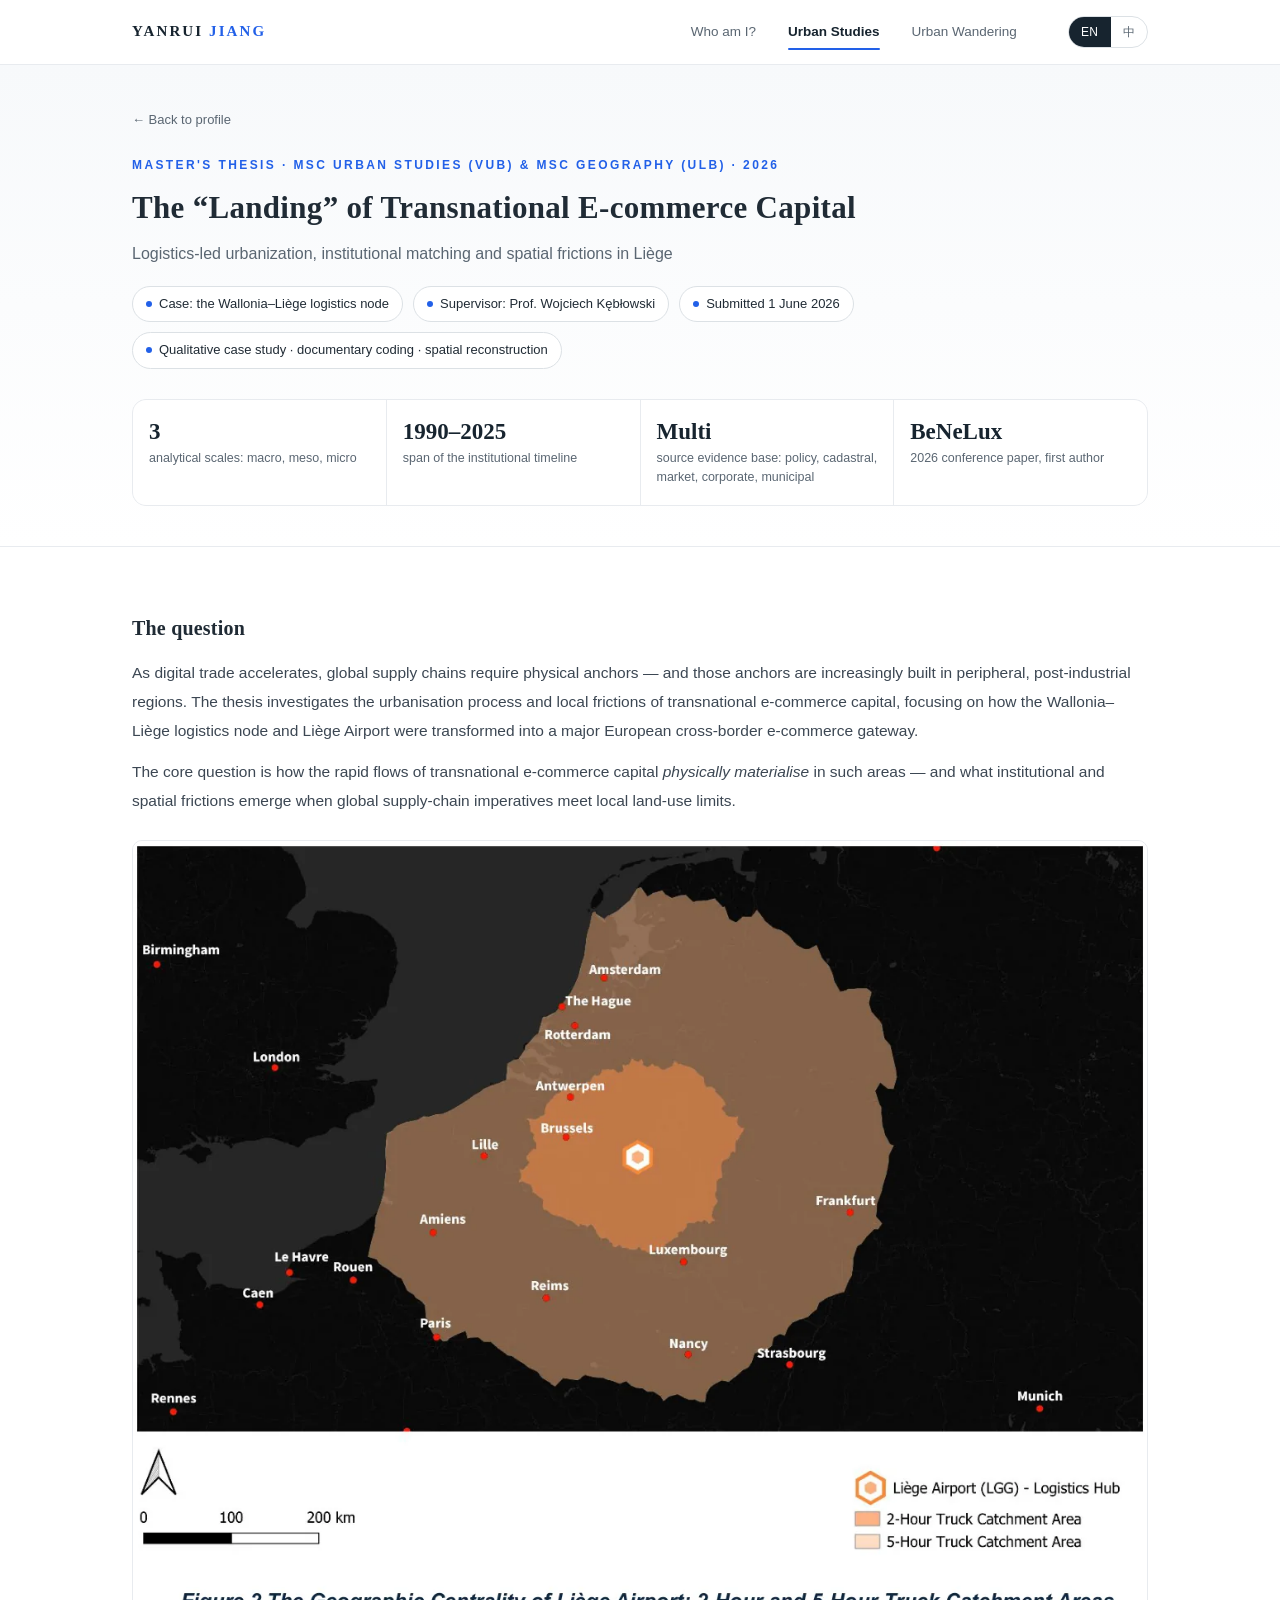
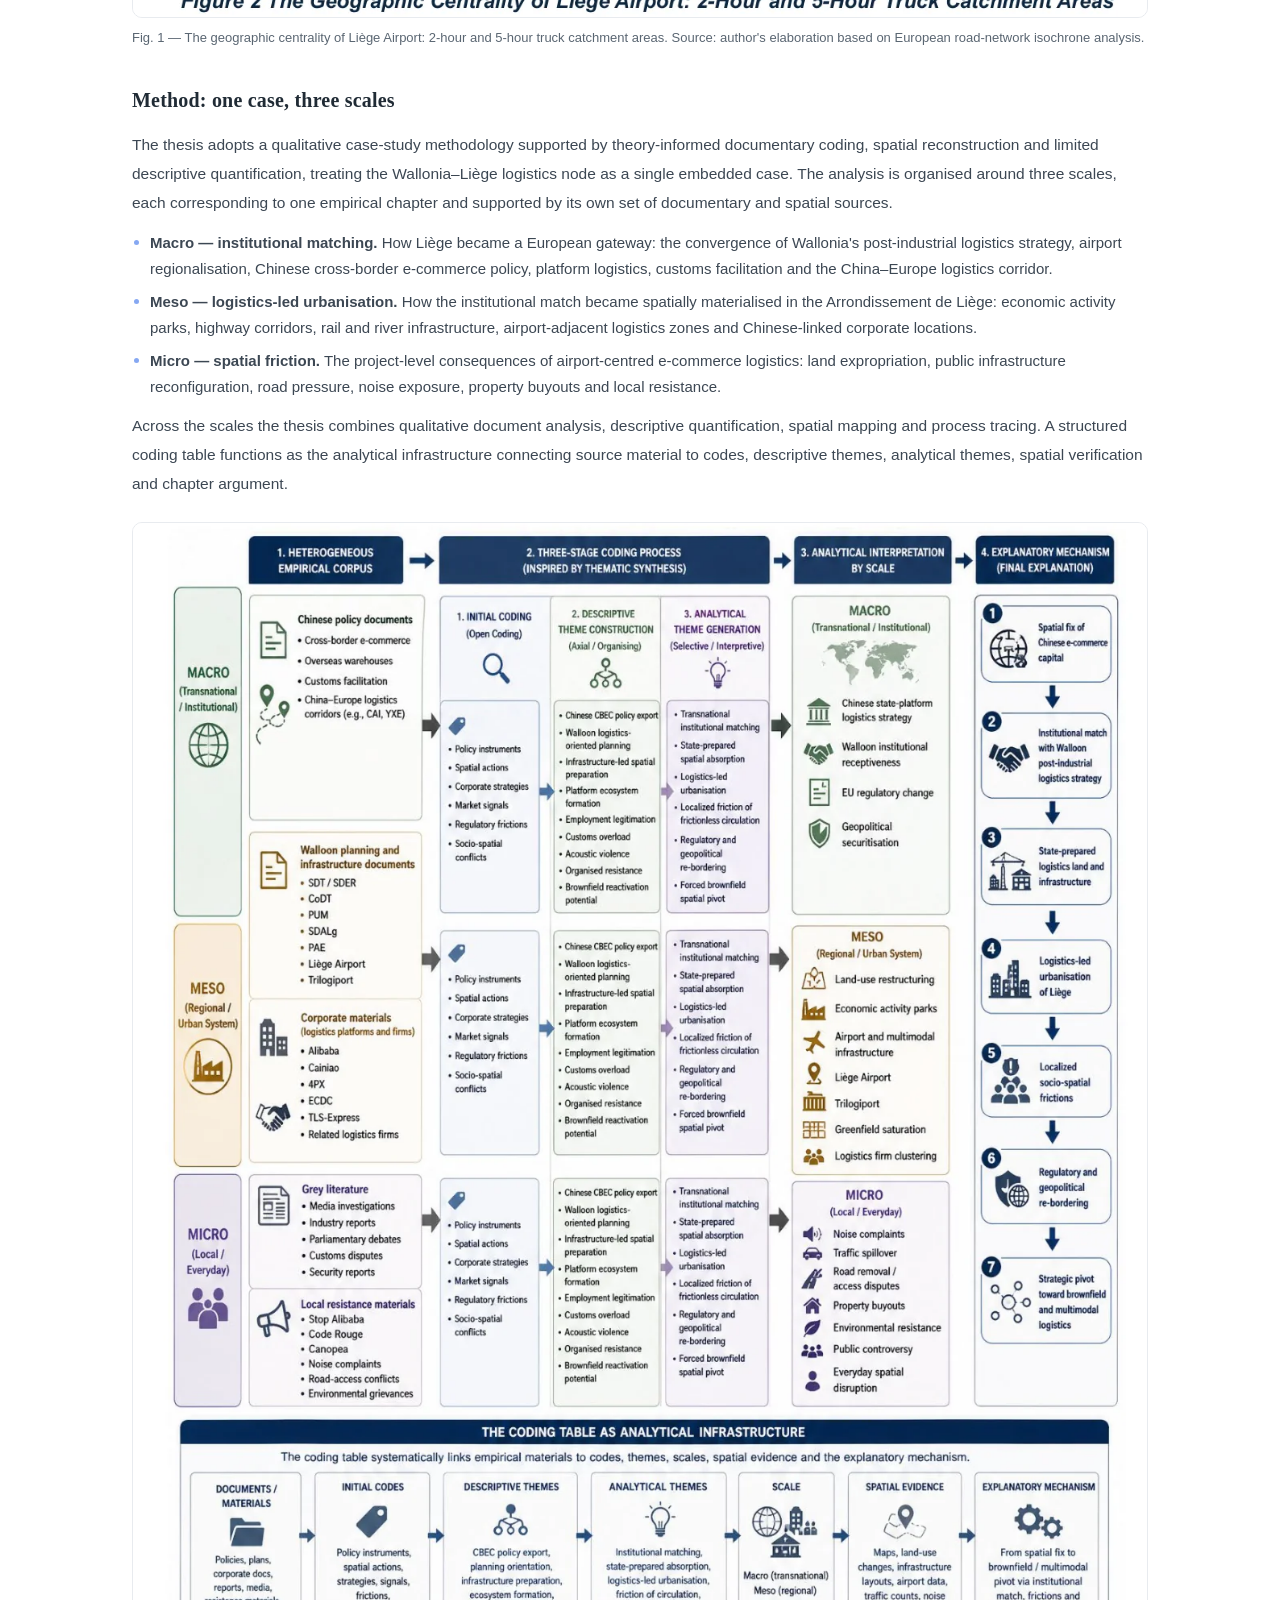
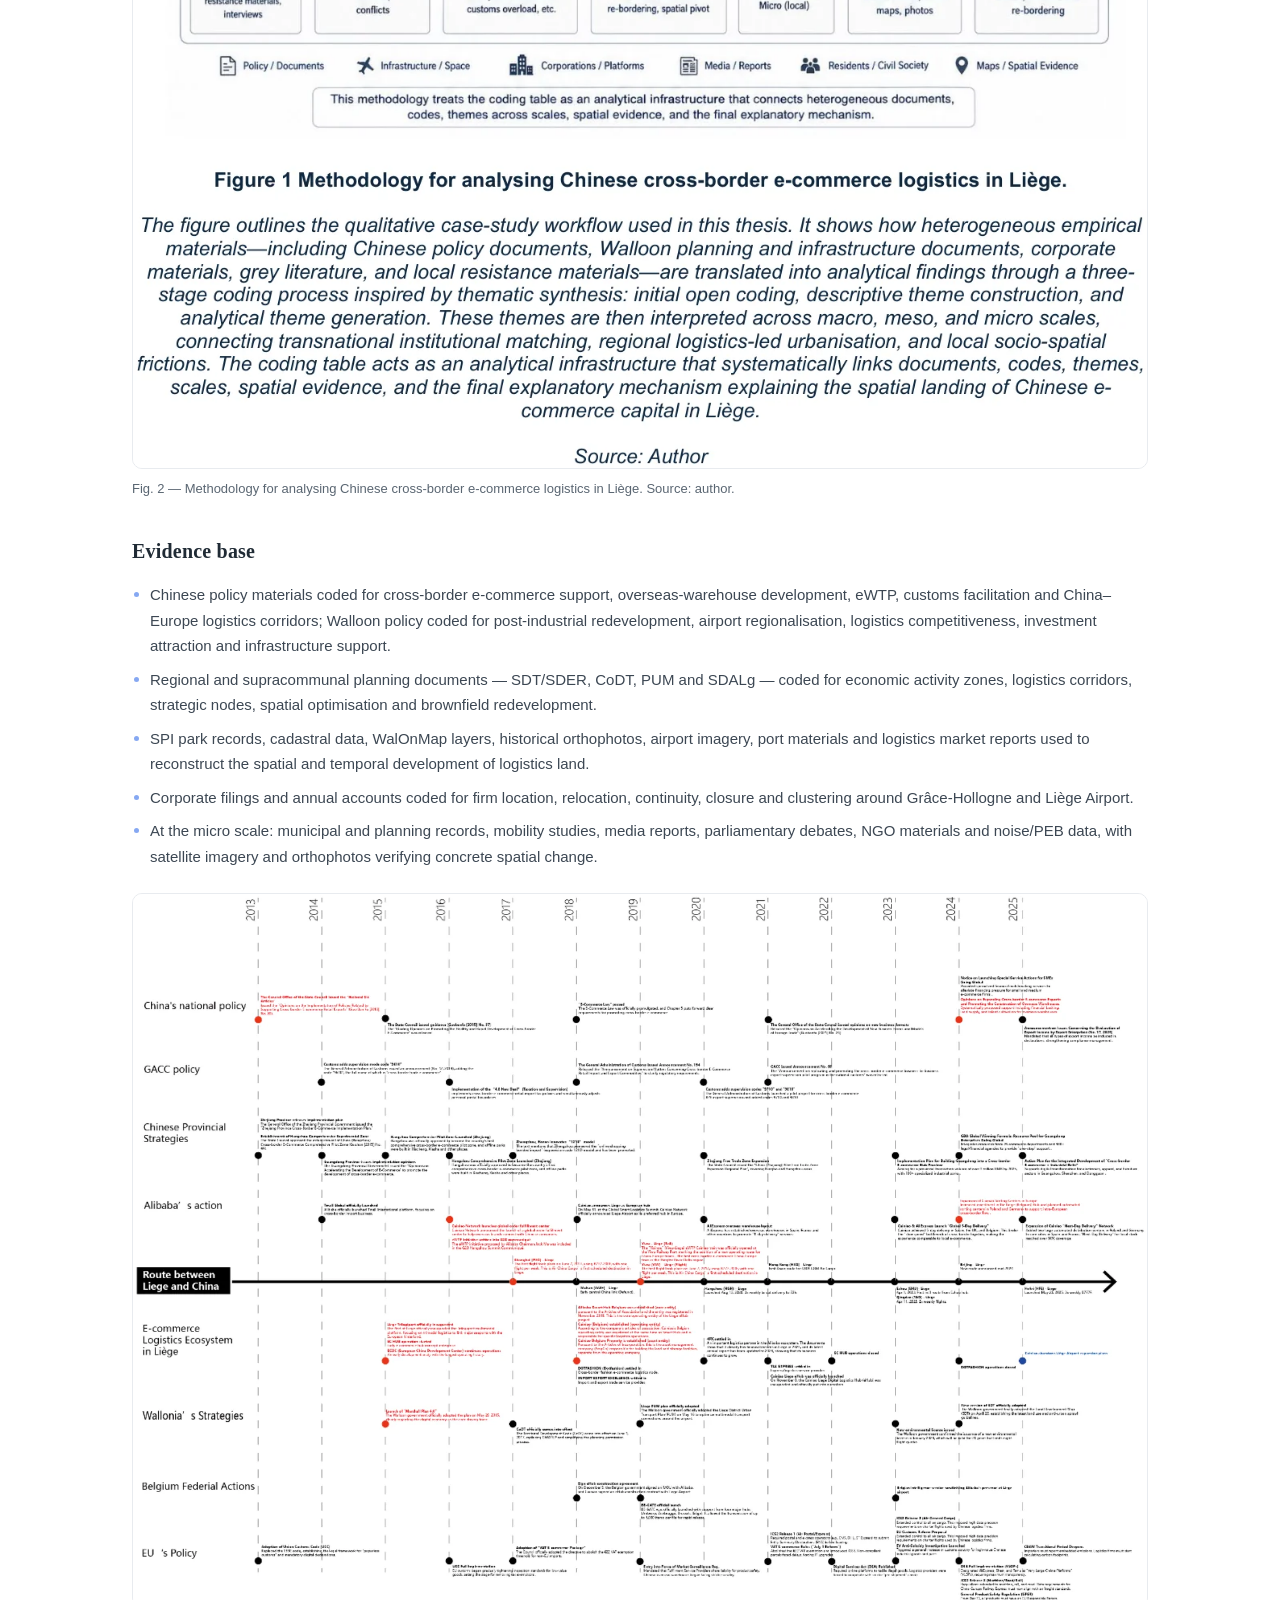
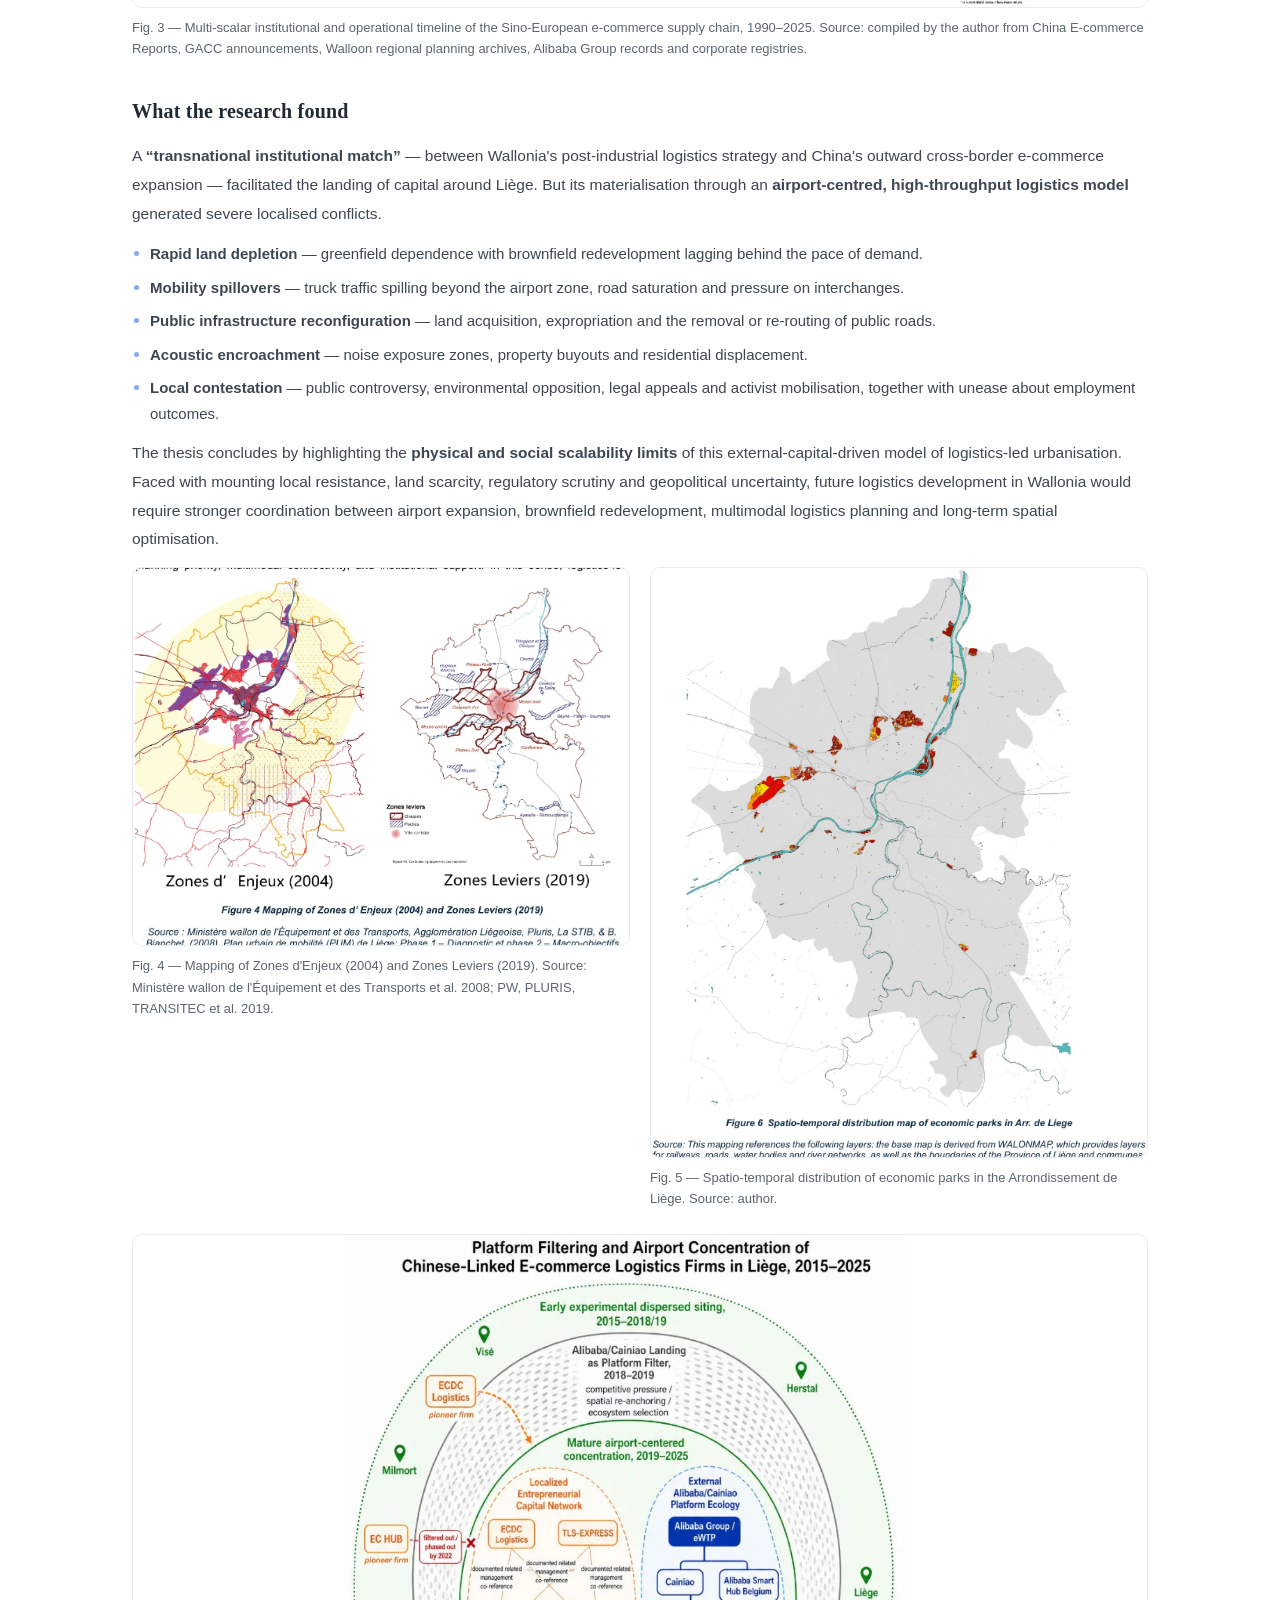
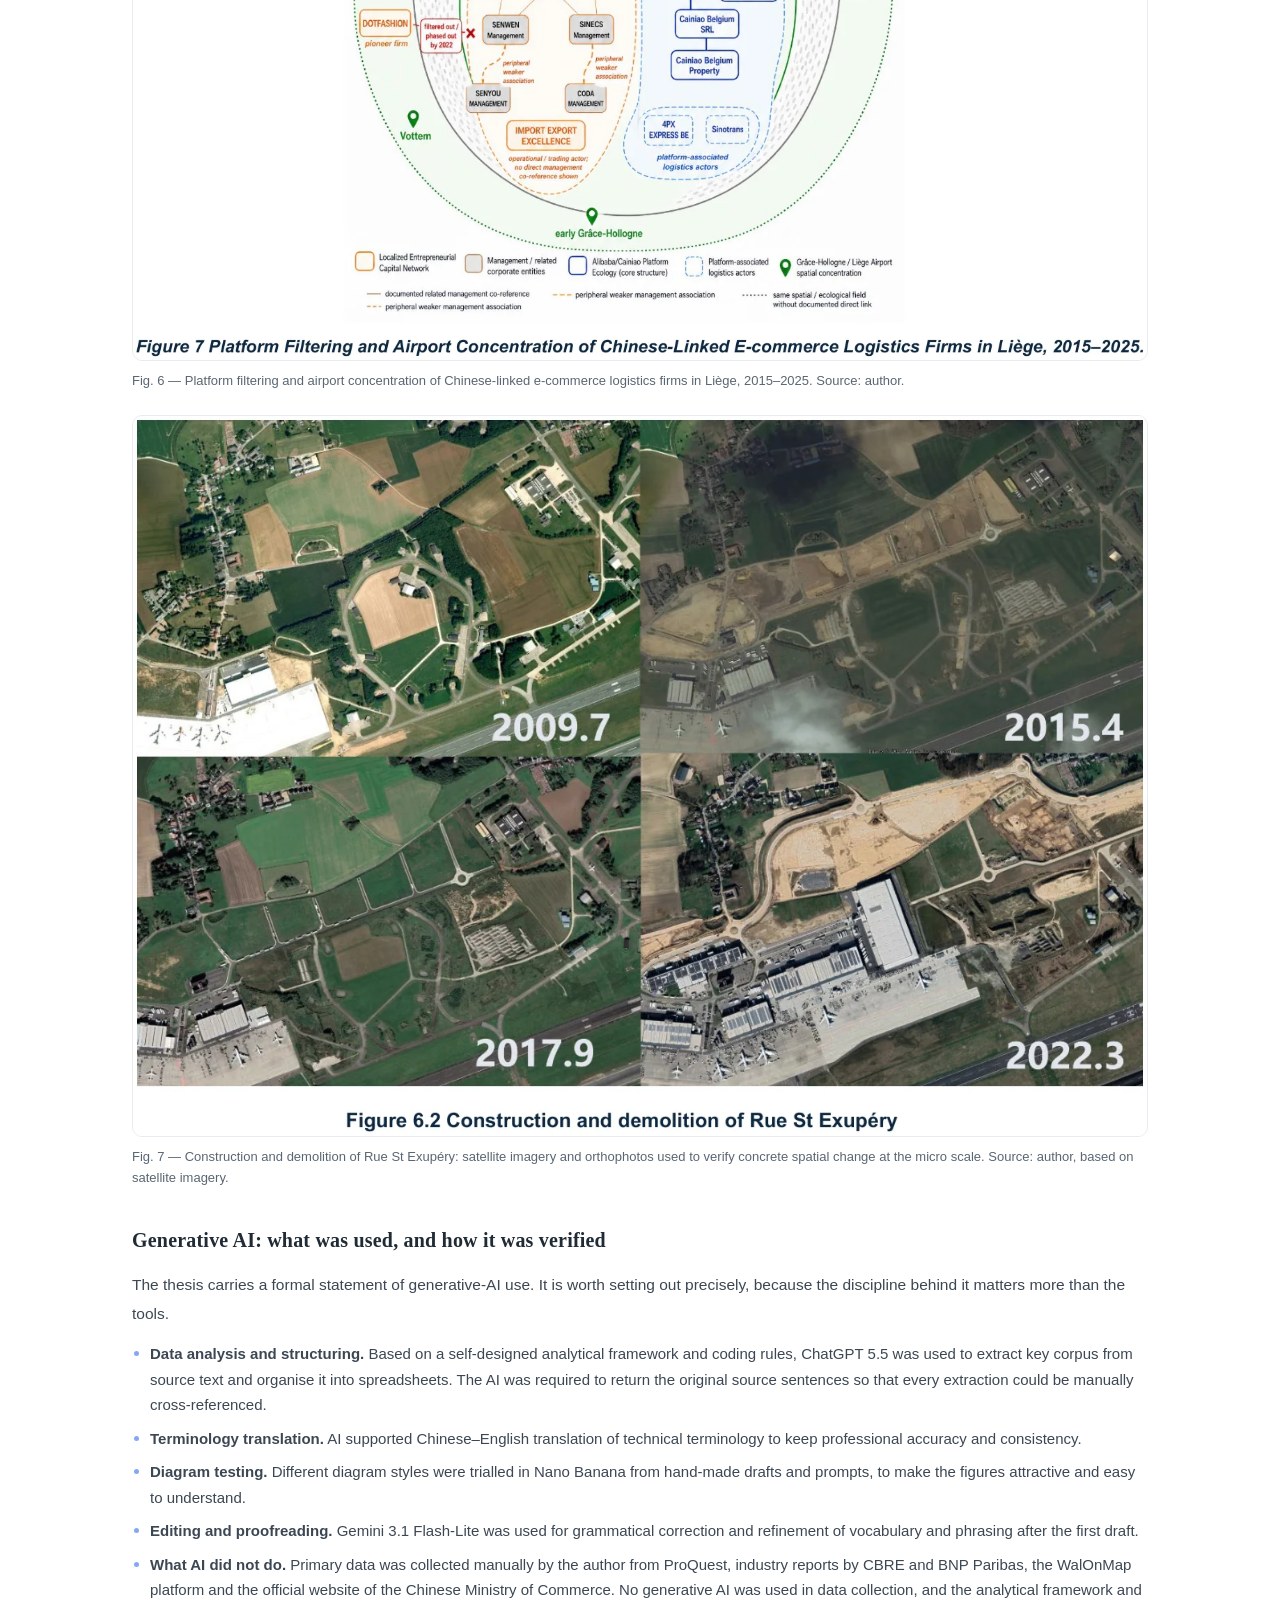
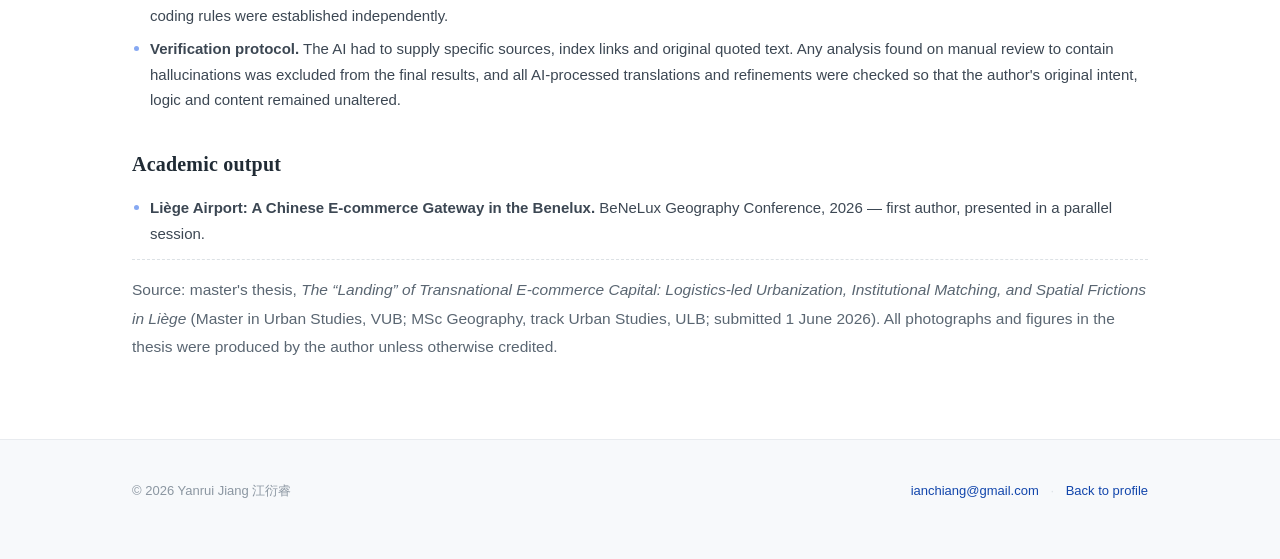
<file: projects/liege.html>
<!DOCTYPE html>
<html lang="en">
<head>
<meta charset="UTF-8">
<meta name="viewport" content="width=device-width, initial-scale=1">
<title>The “Landing” of Transnational E-commerce Capital — Liège — Yanrui Jiang</title>
<meta name="description" content="Master's thesis: logistics-led urbanization, institutional matching and spatial frictions in Liège — how Chinese cross-border e-commerce capital materially landed in a post-industrial European region, examined at macro, meso and micro scales.">
<meta name="author" content="Yanrui Jiang">
<link rel="icon" href="data:image/svg+xml,<svg xmlns='http://www.w3.org/2000/svg' viewBox='0 0 64 64'><rect width='64' height='64' rx='12' fill='%2317242f'/><text x='32' y='44' font-size='34' font-family='Georgia,serif' fill='%232260E8' text-anchor='middle'>J</text></svg>">
<link rel="stylesheet" href="../assets/site.css">
<link rel="stylesheet" href="../assets/mobile-fix.css">
</head>
<!--
  ============================================================================
  内容依据：2026_JIANG_Yanrui_The Landing of Transnational E-commerce Capital.pdf
  AI 工具口径取自论文自带的 GENERATIVE AI STATEMENT OF USE（2026-05-29 签署），
  与简历里「NotebookLM」的旧口径不一致 —— 见 projects/项目图文_待回填清单.md 第 2 条。
  ============================================================================
-->
<body data-title-en="The “Landing” of Transnational E-commerce Capital — Liège — Yanrui Jiang" data-title-zh="跨国电商资本的「落地」——列日 — 江衍睿">

<div class="top">
  <div class="wrap">
    <a class="brand" href="../index.html" style="text-decoration:none">Yanrui <em>Jiang</em></a>
    <nav class="tabs" role="tablist">
      <a class="tab" href="../site.html#cv"><span data-en="Who am I?" data-zh="我是谁？">Who am I?</span></a>
      <a class="tab tab-on" href="../site.html#research"><span data-en="Urban Studies" data-zh="城市研究">Urban Studies</span></a>
      <a class="tab" href="../site.html#photography"><span data-en="Urban Wandering" data-zh="城市漫游">Urban Wandering</span></a>
    </nav>
    <div class="langsw">
      <button data-lang-btn="en" type="button">EN</button>
      <button data-lang-btn="zh" type="button">中</button>
    </div>
  </div>
</div>

<header class="p-hero">
  <div class="wrap">
    <a class="backlink" href="../index.html" data-en="← Back to profile" data-zh="← 返回个人主页">← Back to profile</a>
    <p class="p-kicker" data-en="Master's thesis · MSc Urban Studies (VUB) &amp; MSc Geography (ULB) · 2026" data-zh="硕士论文 · 城市研究硕士（VUB）&amp; 地理学硕士（ULB）· 2026">Master's thesis · MSc Urban Studies (VUB) &amp; MSc Geography (ULB) · 2026</p>
    <h1 data-en="The “Landing” of Transnational E-commerce Capital" data-zh="跨国电商资本的「落地」">The “Landing” of Transnational E-commerce Capital</h1>
    <p class="role-sub" style="font-size:16px;margin:-4px 0 18px" data-en="Logistics-led urbanization, institutional matching and spatial frictions in Liège" data-zh="列日的物流驱动型城市化、制度匹配与空间摩擦">Logistics-led urbanization, institutional matching and spatial frictions in Liège</p>
    <div class="chips">
      <span class="chip"><span class="dot"></span><span data-en="Case: the Wallonia–Liège logistics node" data-zh="案例：瓦隆–列日物流节点">Case: the Wallonia–Liège logistics node</span></span>
      <span class="chip"><span class="dot"></span><span data-en="Supervisor: Prof. Wojciech Kębłowski" data-zh="导师：Wojciech Kębłowski 教授">Supervisor: Prof. Wojciech Kębłowski</span></span>
      <span class="chip"><span class="dot"></span><span data-en="Submitted 1 June 2026" data-zh="2026 年 6 月 1 日提交">Submitted 1 June 2026</span></span>
      <span class="chip"><span class="dot"></span><span data-en="Qualitative case study · documentary coding · spatial reconstruction" data-zh="定性案例研究 · 文献编码 · 空间重建">Qualitative case study · documentary coding · spatial reconstruction</span></span>
    </div>
    <div class="facts">
      <div class="fact"><b>3</b><span data-en="analytical scales: macro, meso, micro" data-zh="个分析尺度：宏观、中观、微观">analytical scales: macro, meso, micro</span></div>
      <div class="fact"><b>1990–2025</b><span data-en="span of the institutional timeline" data-zh="制度演化时间轴跨度">span of the institutional timeline</span></div>
      <div class="fact"><b>Multi</b><span data-en="source evidence base: policy, cadastral, market, corporate, municipal" data-zh="源证据基础：政策、地籍、市场、企业、市政">source evidence base: policy, cadastral, market, corporate, municipal</span></div>
      <div class="fact"><b>BeNeLux</b><span data-en="2026 conference paper, first author" data-zh="2026 会议论文 · 第一作者">2026 conference paper, first author</span></div>
    </div>
  </div>
</header>

<section>
  <div class="wrap prose">

    <h2 data-en="The question" data-zh="研究问题">The question</h2>
    <p data-en="As digital trade accelerates, global supply chains require physical anchors — and those anchors are increasingly built in peripheral, post-industrial regions. The thesis investigates the urbanisation process and local frictions of transnational e-commerce capital, focusing on how the Wallonia–Liège logistics node and Liège Airport were transformed into a major European cross-border e-commerce gateway." data-zh="随着数字贸易加速，全球供应链需要物理锚点，而这些锚点越来越多地落在边缘的、后工业的地区。论文研究跨国电商资本的城市化过程及其引发的本地摩擦，聚焦瓦隆–列日物流节点与列日机场如何被改造为欧洲主要的跨境电商门户。">As digital trade accelerates, global supply chains require physical anchors — and those anchors are increasingly built in peripheral, post-industrial regions. The thesis investigates the urbanisation process and local frictions of transnational e-commerce capital, focusing on how the Wallonia–Liège logistics node and Liège Airport were transformed into a major European cross-border e-commerce gateway.</p>
    <p data-en="The core question is how the rapid flows of transnational e-commerce capital <em>physically materialise</em> in such areas — and what institutional and spatial frictions emerge when global supply-chain imperatives meet local land-use limits." data-zh="核心问题是：跨国电商资本的快速流动如何在这样的地区<em>物理性地落地</em>——以及当全球供应链的要求撞上本地用地限制时，会浮现出哪些制度与空间摩擦。">The core question is how the rapid flows of transnational e-commerce capital <em>physically materialise</em> in such areas — and what institutional and spatial frictions emerge when global supply-chain imperatives meet local land-use limits.</p>
    <figure class="shot">
      <img src="../assets/projects/liege/02-catchment.webp" alt="Geographic centrality of Liège Airport">
      <figcaption data-en="Fig. 1 — The geographic centrality of Liège Airport: 2-hour and 5-hour truck catchment areas. Source: author's elaboration based on European road-network isochrone analysis." data-zh="图 1 — 列日机场的地理中心性：2 小时与 5 小时卡车可达腹地。来源：作者基于欧洲路网等时圈分析绘制。">Fig. 1 — The geographic centrality of Liège Airport: 2-hour and 5-hour truck catchment areas. Source: author's elaboration based on European road-network isochrone analysis.</figcaption>
    </figure>

    <h2 data-en="Method: one case, three scales" data-zh="方法：一个案例，三个尺度" style="margin-top:34px">Method: one case, three scales</h2>
    <p data-en="The thesis adopts a qualitative case-study methodology supported by theory-informed documentary coding, spatial reconstruction and limited descriptive quantification, treating the Wallonia–Liège logistics node as a single embedded case. The analysis is organised around three scales, each corresponding to one empirical chapter and supported by its own set of documentary and spatial sources." data-zh="论文采用定性案例研究方法，辅以理论导向的文献编码、空间重建与有限的描述性量化，把瓦隆–列日物流节点作为一个嵌入式案例处理。分析围绕三个尺度展开，每个尺度对应一章实证，并由各自的一套文献与空间资料支撑。">The thesis adopts a qualitative case-study methodology supported by theory-informed documentary coding, spatial reconstruction and limited descriptive quantification, treating the Wallonia–Liège logistics node as a single embedded case. The analysis is organised around three scales, each corresponding to one empirical chapter and supported by its own set of documentary and spatial sources.</p>
    <ul class="bul">
      <li data-en="<strong>Macro — institutional matching.</strong> How Liège became a European gateway: the convergence of Wallonia's post-industrial logistics strategy, airport regionalisation, Chinese cross-border e-commerce policy, platform logistics, customs facilitation and the China–Europe logistics corridor." data-zh="<strong>宏观——制度匹配。</strong>列日如何成为欧洲门户：瓦隆的后工业物流战略、机场区域化、中国跨境电商政策、平台物流、通关便利化与中欧物流通道在此汇合。"><strong>Macro — institutional matching.</strong> How Liège became a European gateway: the convergence of Wallonia's post-industrial logistics strategy, airport regionalisation, Chinese cross-border e-commerce policy, platform logistics, customs facilitation and the China–Europe logistics corridor.</li>
      <li data-en="<strong>Meso — logistics-led urbanisation.</strong> How the institutional match became spatially materialised in the Arrondissement de Liège: economic activity parks, highway corridors, rail and river infrastructure, airport-adjacent logistics zones and Chinese-linked corporate locations." data-zh="<strong>中观——物流驱动型城市化。</strong>制度匹配如何在列日区空间上落地：经济园区、高速公路走廊、铁路与水运设施、机场邻接物流区，以及与中国关联的企业位置。"><strong>Meso — logistics-led urbanisation.</strong> How the institutional match became spatially materialised in the Arrondissement de Liège: economic activity parks, highway corridors, rail and river infrastructure, airport-adjacent logistics zones and Chinese-linked corporate locations.</li>
      <li data-en="<strong>Micro — spatial friction.</strong> The project-level consequences of airport-centred e-commerce logistics: land expropriation, public infrastructure reconfiguration, road pressure, noise exposure, property buyouts and local resistance." data-zh="<strong>微观——空间摩擦。</strong>以机场为中心的电商物流在项目层面的后果：土地征收、公共基础设施改造、道路压力、噪声暴露、房产收购与本地抵制。"><strong>Micro — spatial friction.</strong> The project-level consequences of airport-centred e-commerce logistics: land expropriation, public infrastructure reconfiguration, road pressure, noise exposure, property buyouts and local resistance.</li>
    </ul>
    <p data-en="Across the scales the thesis combines qualitative document analysis, descriptive quantification, spatial mapping and process tracing. A structured coding table functions as the analytical infrastructure connecting source material to codes, descriptive themes, analytical themes, spatial verification and chapter argument." data-zh="跨尺度而言，论文结合了定性文献分析、描述性量化、空间制图与过程追踪。一张结构化编码表充当分析基础设施，把原始资料与初始编码、描述性主题、分析性主题、空间验证及章节论证连接起来。">Across the scales the thesis combines qualitative document analysis, descriptive quantification, spatial mapping and process tracing. A structured coding table functions as the analytical infrastructure connecting source material to codes, descriptive themes, analytical themes, spatial verification and chapter argument.</p>
    <figure class="shot">
      <img src="../assets/projects/liege/01-methodology.webp" alt="Methodology for analysing Chinese cross-border e-commerce logistics in Liège">
      <figcaption data-en="Fig. 2 — Methodology for analysing Chinese cross-border e-commerce logistics in Liège. Source: author." data-zh="图 2 — 列日中国跨境电商物流的分析方法框架。来源：作者。">Fig. 2 — Methodology for analysing Chinese cross-border e-commerce logistics in Liège. Source: author.</figcaption>
    </figure>

    <h2 data-en="Evidence base" data-zh="证据基础" style="margin-top:34px">Evidence base</h2>
    <ul class="bul">
      <li data-en="Chinese policy materials coded for cross-border e-commerce support, overseas-warehouse development, eWTP, customs facilitation and China–Europe logistics corridors; Walloon policy coded for post-industrial redevelopment, airport regionalisation, logistics competitiveness, investment attraction and infrastructure support." data-zh="中国政策材料按跨境电商支持、海外仓建设、eWTP、通关便利化与中欧物流通道编码；瓦隆政策按后工业再开发、机场区域化、物流竞争力、招商与基础设施支持编码。">Chinese policy materials coded for cross-border e-commerce support, overseas-warehouse development, eWTP, customs facilitation and China–Europe logistics corridors; Walloon policy coded for post-industrial redevelopment, airport regionalisation, logistics competitiveness, investment attraction and infrastructure support.</li>
      <li data-en="Regional and supracommunal planning documents — SDT/SDER, CoDT, PUM and SDALg — coded for economic activity zones, logistics corridors, strategic nodes, spatial optimisation and brownfield redevelopment." data-zh="对大区与跨市镇规划文件——SDT/SDER、CoDT、PUM、SDALg——按经济园区、物流走廊、战略节点、空间优化与棕地再开发编码。">Regional and supracommunal planning documents — SDT/SDER, CoDT, PUM and SDALg — coded for economic activity zones, logistics corridors, strategic nodes, spatial optimisation and brownfield redevelopment.</li>
      <li data-en="SPI park records, cadastral data, WalOnMap layers, historical orthophotos, airport imagery, port materials and logistics market reports used to reconstruct the spatial and temporal development of logistics land." data-zh="以 SPI 园区记录、地籍数据、WalOnMap 图层、历史正射影像、机场影像、港口资料与物流市场报告，重建物流用地的时空演变。">SPI park records, cadastral data, WalOnMap layers, historical orthophotos, airport imagery, port materials and logistics market reports used to reconstruct the spatial and temporal development of logistics land.</li>
      <li data-en="Corporate filings and annual accounts coded for firm location, relocation, continuity, closure and clustering around Grâce-Hollogne and Liège Airport." data-zh="企业登记文件与年度财报按企业选址、迁移、存续、关闭，以及在 Grâce-Hollogne 与列日机场周边的集聚情况编码。">Corporate filings and annual accounts coded for firm location, relocation, continuity, closure and clustering around Grâce-Hollogne and Liège Airport.</li>
      <li data-en="At the micro scale: municipal and planning records, mobility studies, media reports, parliamentary debates, NGO materials and noise/PEB data, with satellite imagery and orthophotos verifying concrete spatial change." data-zh="微观尺度上：市政与规划档案、交通研究、媒体报道、议会辩论、NGO 材料与噪声／PEB 数据，并用卫星影像与正射影像验证具体的空间变化。">At the micro scale: municipal and planning records, mobility studies, media reports, parliamentary debates, NGO materials and noise/PEB data, with satellite imagery and orthophotos verifying concrete spatial change.</li>
    </ul>
    <figure class="shot">
      <img src="../assets/projects/liege/03-timeline.webp" alt="Multi-scalar institutional and operational timeline">
      <figcaption data-en="Fig. 3 — Multi-scalar institutional and operational timeline of the Sino-European e-commerce supply chain, 1990–2025. Source: compiled by the author from China E-commerce Reports, GACC announcements, Walloon regional planning archives, Alibaba Group records and corporate registries." data-zh="图 3 — 中欧电商供应链的多尺度制度与行动时间轴，1990–2025。来源：作者整合《中国电子商务报告》、中国海关总署公告、瓦隆大区规划档案、阿里巴巴集团记录与企业登记资料。">Fig. 3 — Multi-scalar institutional and operational timeline of the Sino-European e-commerce supply chain, 1990–2025. Source: compiled by the author from China E-commerce Reports, GACC announcements, Walloon regional planning archives, Alibaba Group records and corporate registries.</figcaption>
    </figure>

    <h2 data-en="What the research found" data-zh="研究发现" style="margin-top:34px">What the research found</h2>
    <p data-en="A <strong>“transnational institutional match”</strong> — between Wallonia's post-industrial logistics strategy and China's outward cross-border e-commerce expansion — facilitated the landing of capital around Liège. But its materialisation through an <strong>airport-centred, high-throughput logistics model</strong> generated severe localised conflicts." data-zh="瓦隆的后工业物流战略与中国跨境电商的对外扩张之间形成了一种<strong>「跨国制度匹配」</strong>，它促成了资本在列日落地；但资本通过<strong>以机场为中心、高吞吐的物流模式</strong>落地，也制造了严重的本地冲突。">A <strong>“transnational institutional match”</strong> — between Wallonia's post-industrial logistics strategy and China's outward cross-border e-commerce expansion — facilitated the landing of capital around Liège. But its materialisation through an <strong>airport-centred, high-throughput logistics model</strong> generated severe localised conflicts.</p>
    <ul class="bul">
      <li data-en="<strong>Rapid land depletion</strong> — greenfield dependence with brownfield redevelopment lagging behind the pace of demand." data-zh="<strong>用地快速消耗</strong>——依赖新增用地，而棕地再开发跟不上需求节奏。"><strong>Rapid land depletion</strong> — greenfield dependence with brownfield redevelopment lagging behind the pace of demand.</li>
      <li data-en="<strong>Mobility spillovers</strong> — truck traffic spilling beyond the airport zone, road saturation and pressure on interchanges." data-zh="<strong>交通外溢</strong>——卡车流量溢出机场区域、道路饱和、立交节点承压。"><strong>Mobility spillovers</strong> — truck traffic spilling beyond the airport zone, road saturation and pressure on interchanges.</li>
      <li data-en="<strong>Public infrastructure reconfiguration</strong> — land acquisition, expropriation and the removal or re-routing of public roads." data-zh="<strong>公共基础设施被改造</strong>——土地取得、征收，以及公共道路的拆除或改线。"><strong>Public infrastructure reconfiguration</strong> — land acquisition, expropriation and the removal or re-routing of public roads.</li>
      <li data-en="<strong>Acoustic encroachment</strong> — noise exposure zones, property buyouts and residential displacement." data-zh="<strong>噪声侵入</strong>——噪声暴露区、房产收购与居民外迁。"><strong>Acoustic encroachment</strong> — noise exposure zones, property buyouts and residential displacement.</li>
      <li data-en="<strong>Local contestation</strong> — public controversy, environmental opposition, legal appeals and activist mobilisation, together with unease about employment outcomes." data-zh="<strong>本地抵制</strong>——公众争议、环境反对、法律申诉与行动者动员，以及对就业实际成效的疑虑。"><strong>Local contestation</strong> — public controversy, environmental opposition, legal appeals and activist mobilisation, together with unease about employment outcomes.</li>
    </ul>
    <p data-en="The thesis concludes by highlighting the <strong>physical and social scalability limits</strong> of this external-capital-driven model of logistics-led urbanisation. Faced with mounting local resistance, land scarcity, regulatory scrutiny and geopolitical uncertainty, future logistics development in Wallonia would require stronger coordination between airport expansion, brownfield redevelopment, multimodal logistics planning and long-term spatial optimisation." data-zh="论文最后指出，这种由外部资本驱动的物流驱动型城市化模式，存在<strong>物理层面与社会层面的规模上限</strong>。面对日益增长的本地抵制、土地稀缺、监管审查与地缘政治不确定性，瓦隆未来的物流发展需要在机场扩建、棕地再开发、多式联运规划与长期空间优化之间建立更强的协同。">The thesis concludes by highlighting the <strong>physical and social scalability limits</strong> of this external-capital-driven model of logistics-led urbanisation. Faced with mounting local resistance, land scarcity, regulatory scrutiny and geopolitical uncertainty, future logistics development in Wallonia would require stronger coordination between airport expansion, brownfield redevelopment, multimodal logistics planning and long-term spatial optimisation.</p>
    <div class="figrow">
      <figure class="shot">
        <img src="../assets/projects/liege/04-planning-zones.webp" alt="Zones d'Enjeux 2004 and Zones Leviers 2019">
        <figcaption data-en="Fig. 4 — Mapping of Zones d'Enjeux (2004) and Zones Leviers (2019). Source: Ministère wallon de l'Équipement et des Transports et al. 2008; PW, PLURIS, TRANSITEC et al. 2019." data-zh="图 4 — 2004 年 Zones d'Enjeux 与 2019 年 Zones Leviers 的对照图。来源：瓦隆设备与交通部等（2008）；PW、PLURIS、TRANSITEC 等（2019）。">Fig. 4 — Mapping of Zones d'Enjeux (2004) and Zones Leviers (2019). Source: Ministère wallon de l'Équipement et des Transports et al. 2008; PW, PLURIS, TRANSITEC et al. 2019.</figcaption>
      </figure>
      <figure class="shot">
        <img src="../assets/projects/liege/05-economic-parks.webp" alt="Spatio-temporal distribution of economic parks">
        <figcaption data-en="Fig. 5 — Spatio-temporal distribution of economic parks in the Arrondissement de Liège. Source: author." data-zh="图 5 — 列日区经济园区的时空分布。来源：作者。">Fig. 5 — Spatio-temporal distribution of economic parks in the Arrondissement de Liège. Source: author.</figcaption>
      </figure>
    </div>
    <figure class="shot">
      <img src="../assets/projects/liege/06-firm-clustering.webp" alt="Platform filtering and airport concentration of Chinese-linked e-commerce logistics firms">
      <figcaption data-en="Fig. 6 — Platform filtering and airport concentration of Chinese-linked e-commerce logistics firms in Liège, 2015–2025. Source: author." data-zh="图 6 — 与中国关联的电商物流企业在列日的平台筛选与机场集聚，2015–2025。来源：作者。">Fig. 6 — Platform filtering and airport concentration of Chinese-linked e-commerce logistics firms in Liège, 2015–2025. Source: author.</figcaption>
    </figure>
    <figure class="shot">
      <img src="../assets/projects/liege/07-rue-st-exupery.webp" alt="Construction and demolition of Rue St Exupéry">
      <figcaption data-en="Fig. 7 — Construction and demolition of Rue St Exupéry: satellite imagery and orthophotos used to verify concrete spatial change at the micro scale. Source: author, based on satellite imagery." data-zh="图 7 — Rue St Exupéry 的建设与拆除：用卫星影像与正射影像验证微观尺度上具体的空间变化。来源：作者基于卫星影像整理。">Fig. 7 — Construction and demolition of Rue St Exupéry: satellite imagery and orthophotos used to verify concrete spatial change at the micro scale. Source: author, based on satellite imagery.</figcaption>
    </figure>

    <h2 data-en="Generative AI: what was used, and how it was verified" data-zh="生成式 AI：用在哪，以及如何核验" style="margin-top:34px">Generative AI: what was used, and how it was verified</h2>
    <p data-en="The thesis carries a formal statement of generative-AI use. It is worth setting out precisely, because the discipline behind it matters more than the tools." data-zh="论文附有一份正式的生成式 AI 使用声明。这里把口径完整列出——因为其中体现的规范比工具本身更重要。">The thesis carries a formal statement of generative-AI use. It is worth setting out precisely, because the discipline behind it matters more than the tools.</p>
    <ul class="bul">
      <li data-en="<strong>Data analysis and structuring.</strong> Based on a self-designed analytical framework and coding rules, ChatGPT 5.5 was used to extract key corpus from source text and organise it into spreadsheets. The AI was required to return the original source sentences so that every extraction could be manually cross-referenced." data-zh="<strong>数据分析与结构化。</strong>在自建的analytical framework与编码规则下，用 ChatGPT 5.5 从原始文本中抽取关键语料并整理成表格。所有抽取结果都要求 AI 同时给出原始来源句，以便逐条人工回溯核对。"><strong>Data analysis and structuring.</strong> Based on a self-designed analytical framework and coding rules, ChatGPT 5.5 was used to extract key corpus from source text and organise it into spreadsheets. The AI was required to return the original source sentences so that every extraction could be manually cross-referenced.</li>
      <li data-en="<strong>Terminology translation.</strong> AI supported Chinese–English translation of technical terminology to keep professional accuracy and consistency." data-zh="<strong>术语翻译。</strong>用 AI 辅助中英技术术语的翻译，以保证专业准确性与一致性。"><strong>Terminology translation.</strong> AI supported Chinese–English translation of technical terminology to keep professional accuracy and consistency.</li>
      <li data-en="<strong>Diagram testing.</strong> Different diagram styles were trialled in Nano Banana from hand-made drafts and prompts, to make the figures attractive and easy to understand." data-zh="<strong>图表样式测试。</strong>以手绘草稿与提示词在 Nano Banana 中试做不同图表风格，使图面更易读、更易理解。"><strong>Diagram testing.</strong> Different diagram styles were trialled in Nano Banana from hand-made drafts and prompts, to make the figures attractive and easy to understand.</li>
      <li data-en="<strong>Editing and proofreading.</strong> Gemini 3.1 Flash-Lite was used for grammatical correction and refinement of vocabulary and phrasing after the first draft." data-zh="<strong>编辑与校对。</strong>初稿完成后，用 Gemini 3.1 Flash-Lite 做语法修正与词句润色。"><strong>Editing and proofreading.</strong> Gemini 3.1 Flash-Lite was used for grammatical correction and refinement of vocabulary and phrasing after the first draft.</li>
      <li data-en="<strong>What AI did not do.</strong> Primary data was collected manually by the author from ProQuest, industry reports by CBRE and BNP Paribas, the WalOnMap platform and the official website of the Chinese Ministry of Commerce. No generative AI was used in data collection, and the analytical framework and coding rules were established independently." data-zh="<strong>AI 没有参与的部分。</strong>原始数据由本人手工采集，来源包括 ProQuest、CBRE 与法国巴黎银行的行业报告、WalOnMap 平台，以及中国商务部官方网站。数据采集环节未使用生成式 AI；分析框架与编码规则均由本人独立建立。"><strong>What AI did not do.</strong> Primary data was collected manually by the author from ProQuest, industry reports by CBRE and BNP Paribas, the WalOnMap platform and the official website of the Chinese Ministry of Commerce. No generative AI was used in data collection, and the analytical framework and coding rules were established independently.</li>
      <li data-en="<strong>Verification protocol.</strong> The AI had to supply specific sources, index links and original quoted text. Any analysis found on manual review to contain hallucinations was excluded from the final results, and all AI-processed translations and refinements were checked so that the author's original intent, logic and content remained unaltered." data-zh="<strong>核验机制。</strong>要求 AI 提供具体来源、索引链接与原文引用；人工复核中若发现任何「幻觉」，该部分分析即从最终结果中剔除；所有经 AI 处理的翻译与润色均逐项核查，确保作者的原始意图、逻辑与内容未被改动。"><strong>Verification protocol.</strong> The AI had to supply specific sources, index links and original quoted text. Any analysis found on manual review to contain hallucinations was excluded from the final results, and all AI-processed translations and refinements were checked so that the author's original intent, logic and content remained unaltered.</li>
    </ul>

    <h2 data-en="Academic output" data-zh="学术产出" style="margin-top:34px">Academic output</h2>
    <ul class="bul">
      <li data-en="<strong>Liège Airport: A Chinese E-commerce Gateway in the Benelux.</strong> BeNeLux Geography Conference, 2026 — first author, presented in a parallel session." data-zh="<strong>Liège Airport: A Chinese E-commerce Gateway in the Benelux.</strong> BeNeLux 地理学术会议，2026 —— 第一作者，平行分会场报告。"><strong>Liège Airport: A Chinese E-commerce Gateway in the Benelux.</strong> BeNeLux Geography Conference, 2026 — first author, presented in a parallel session.</li>
    </ul>

    <p class="footnote" data-en="Source: master's thesis, <em>The “Landing” of Transnational E-commerce Capital: Logistics-led Urbanization, Institutional Matching, and Spatial Frictions in Liège</em> (Master in Urban Studies, VUB; MSc Geography, track Urban Studies, ULB; submitted 1 June 2026). All photographs and figures in the thesis were produced by the author unless otherwise credited." data-zh="来源：硕士论文《The “Landing” of Transnational E-commerce Capital: Logistics-led Urbanization, Institutional Matching, and Spatial Frictions in Liège》（城市研究硕士，VUB；地理学硕士·城市研究方向，ULB；2026 年 6 月 1 日提交）。论文中照片与图件除注明外均由本人制作。">Source: master's thesis, <em>The “Landing” of Transnational E-commerce Capital: Logistics-led Urbanization, Institutional Matching, and Spatial Frictions in Liège</em> (Master in Urban Studies, VUB; MSc Geography, track Urban Studies, ULB; submitted 1 June 2026). All photographs and figures in the thesis were produced by the author unless otherwise credited.</p>

  </div>
</section>

<footer>
  <div class="wrap">
    <span>© <span id="yr">2026</span> Yanrui Jiang 江衍睿</span>
    <span>
      <a href="mailto:ianchiang@gmail.com" data-en="ianchiang@gmail.com" data-zh="2801400978@qq.com" data-en-href="mailto:ianchiang@gmail.com" data-zh-href="mailto:2801400978@qq.com">ianchiang@gmail.com</a>
      <span style="padding:0 8px;color:var(--line)">·</span>
      <a href="../site.html#research" data-en="Back to profile" data-zh="返回个人主页">Back to profile</a>
    </span>
  </div>
</footer>

<script src="../assets/site.js"></script>
</body>
</html>
</file>
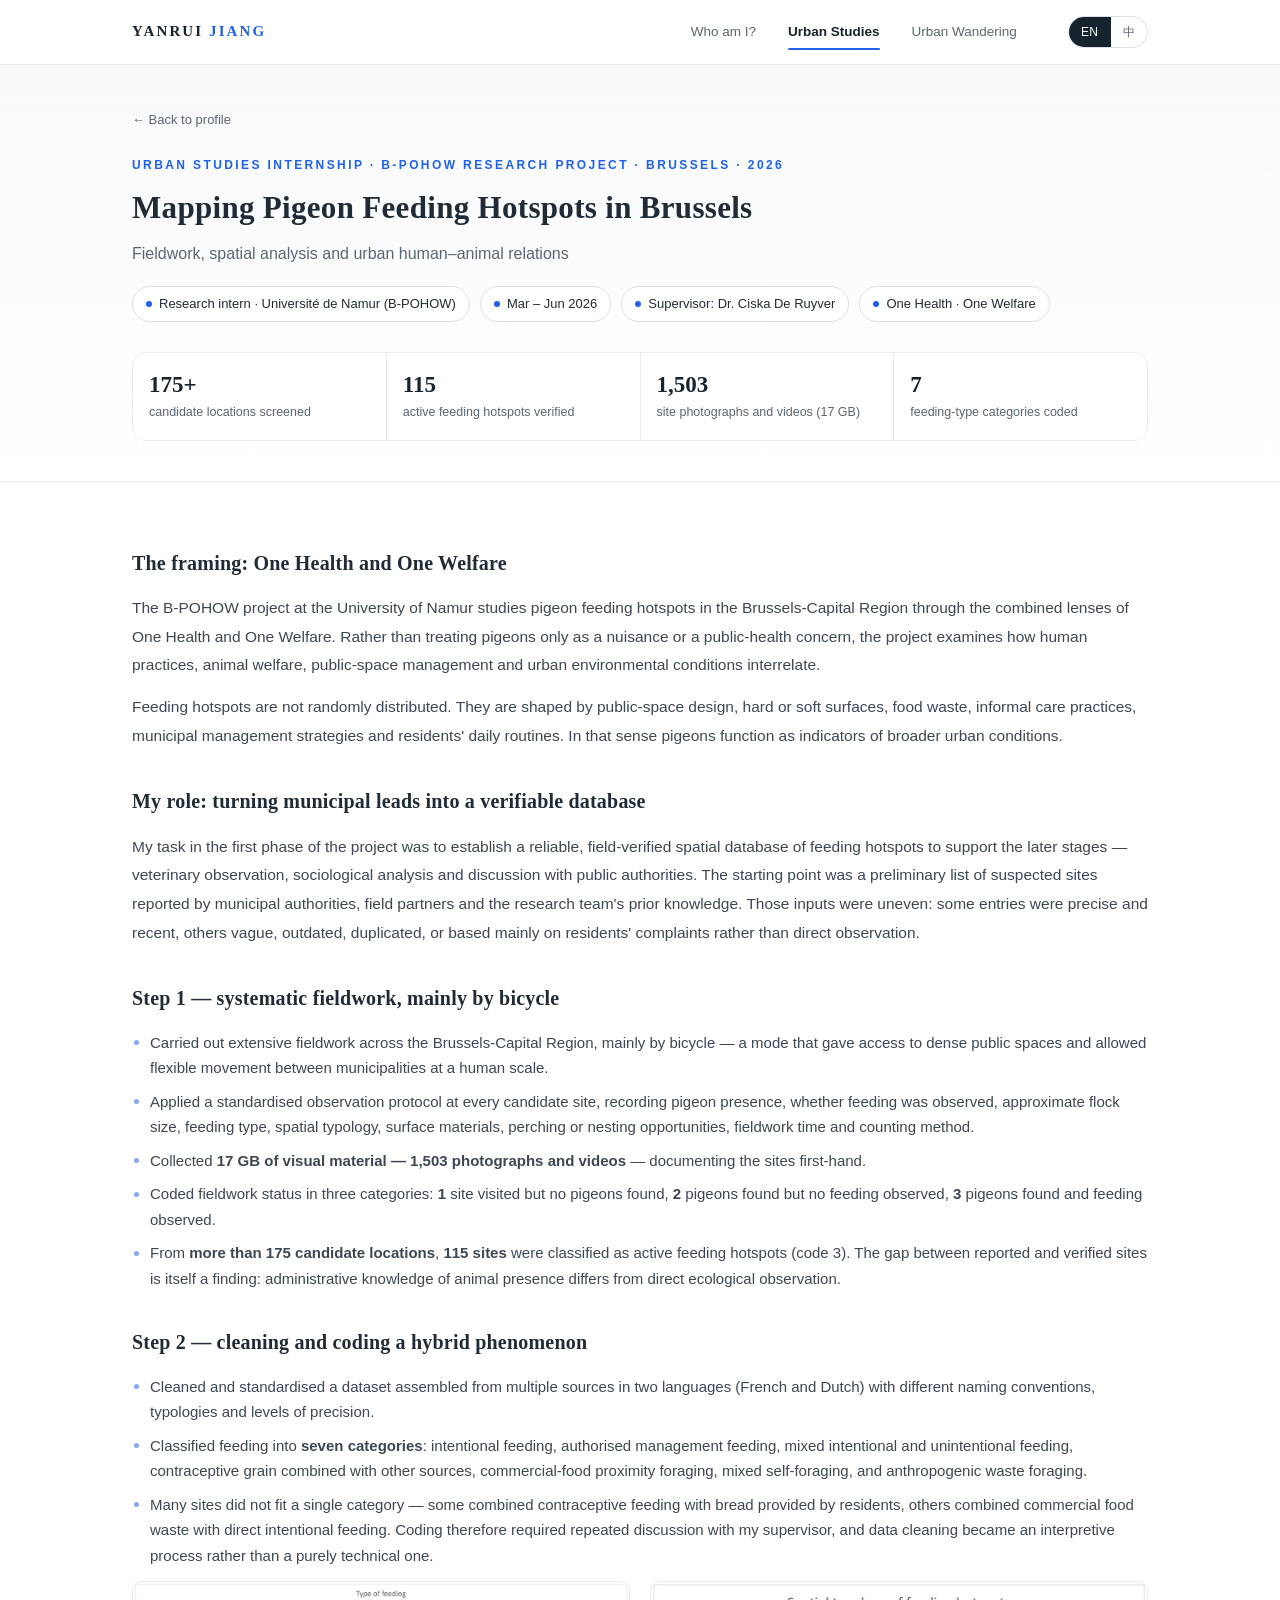
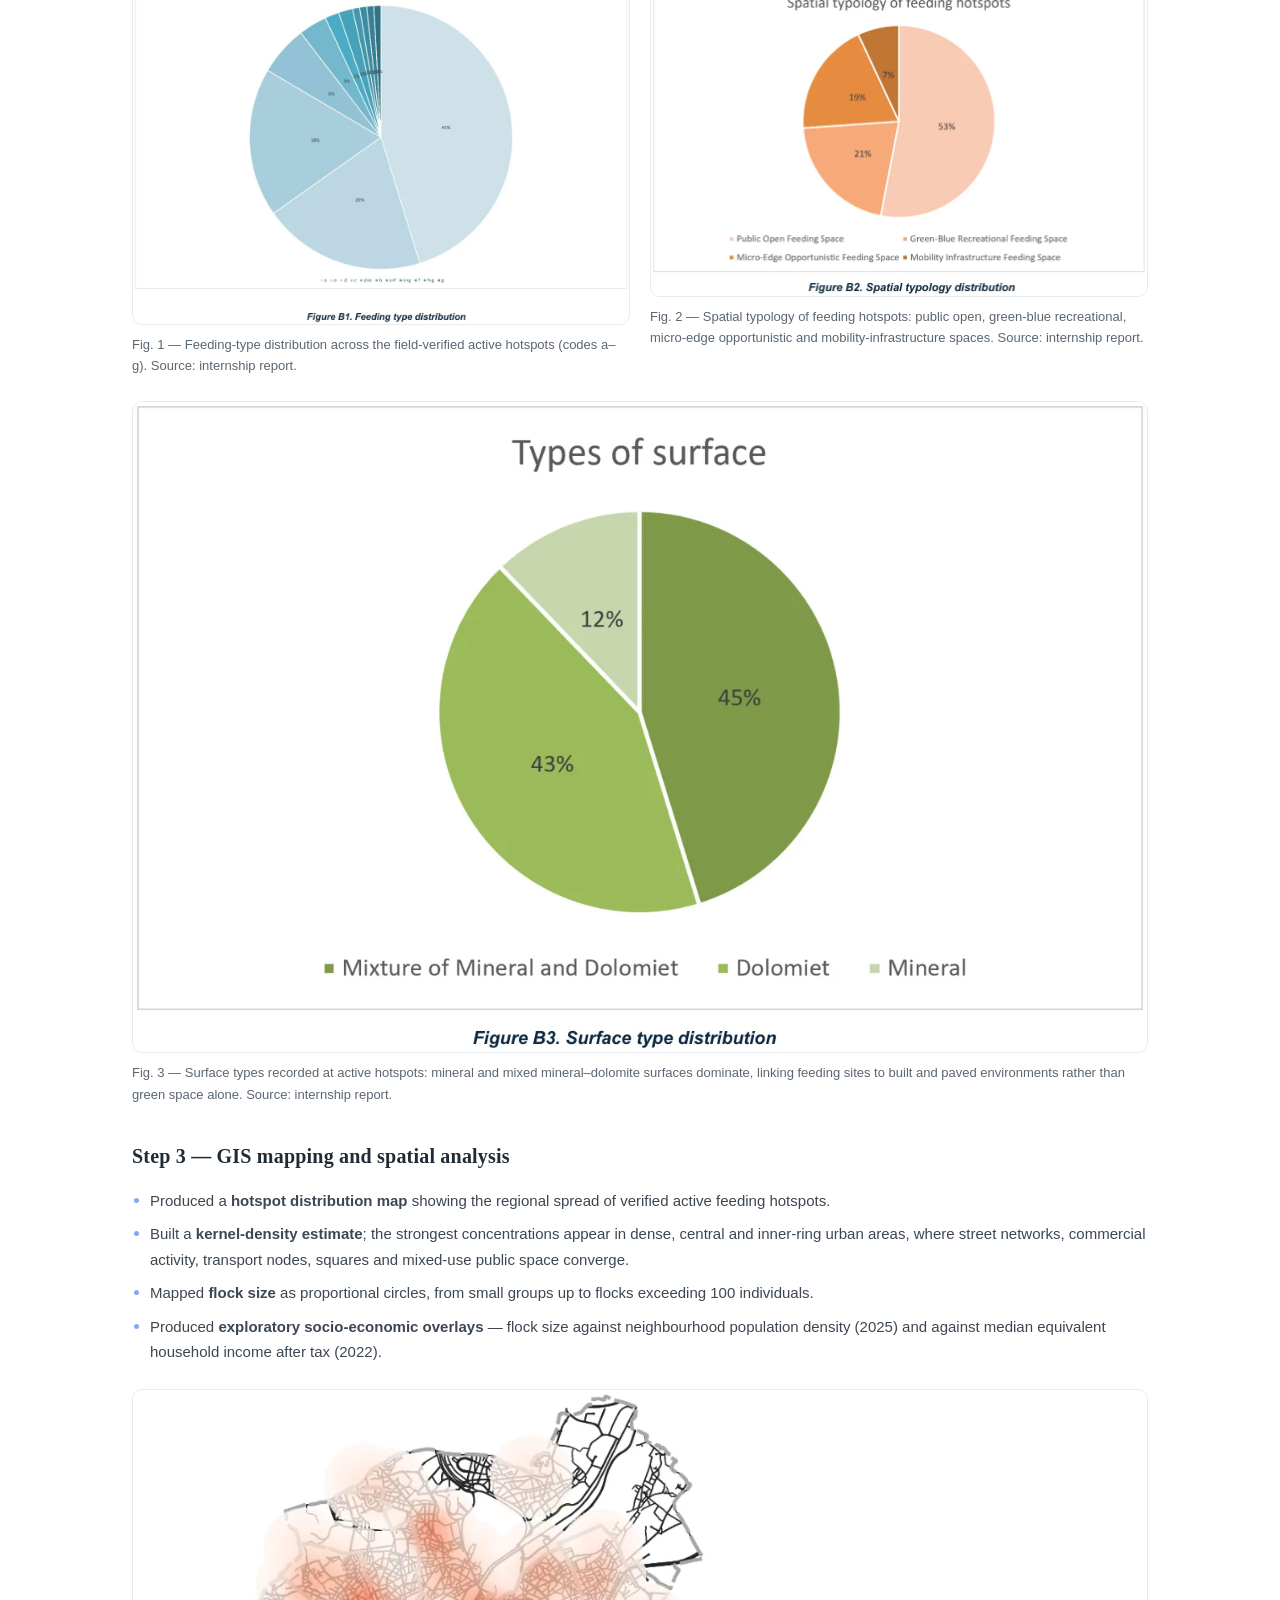
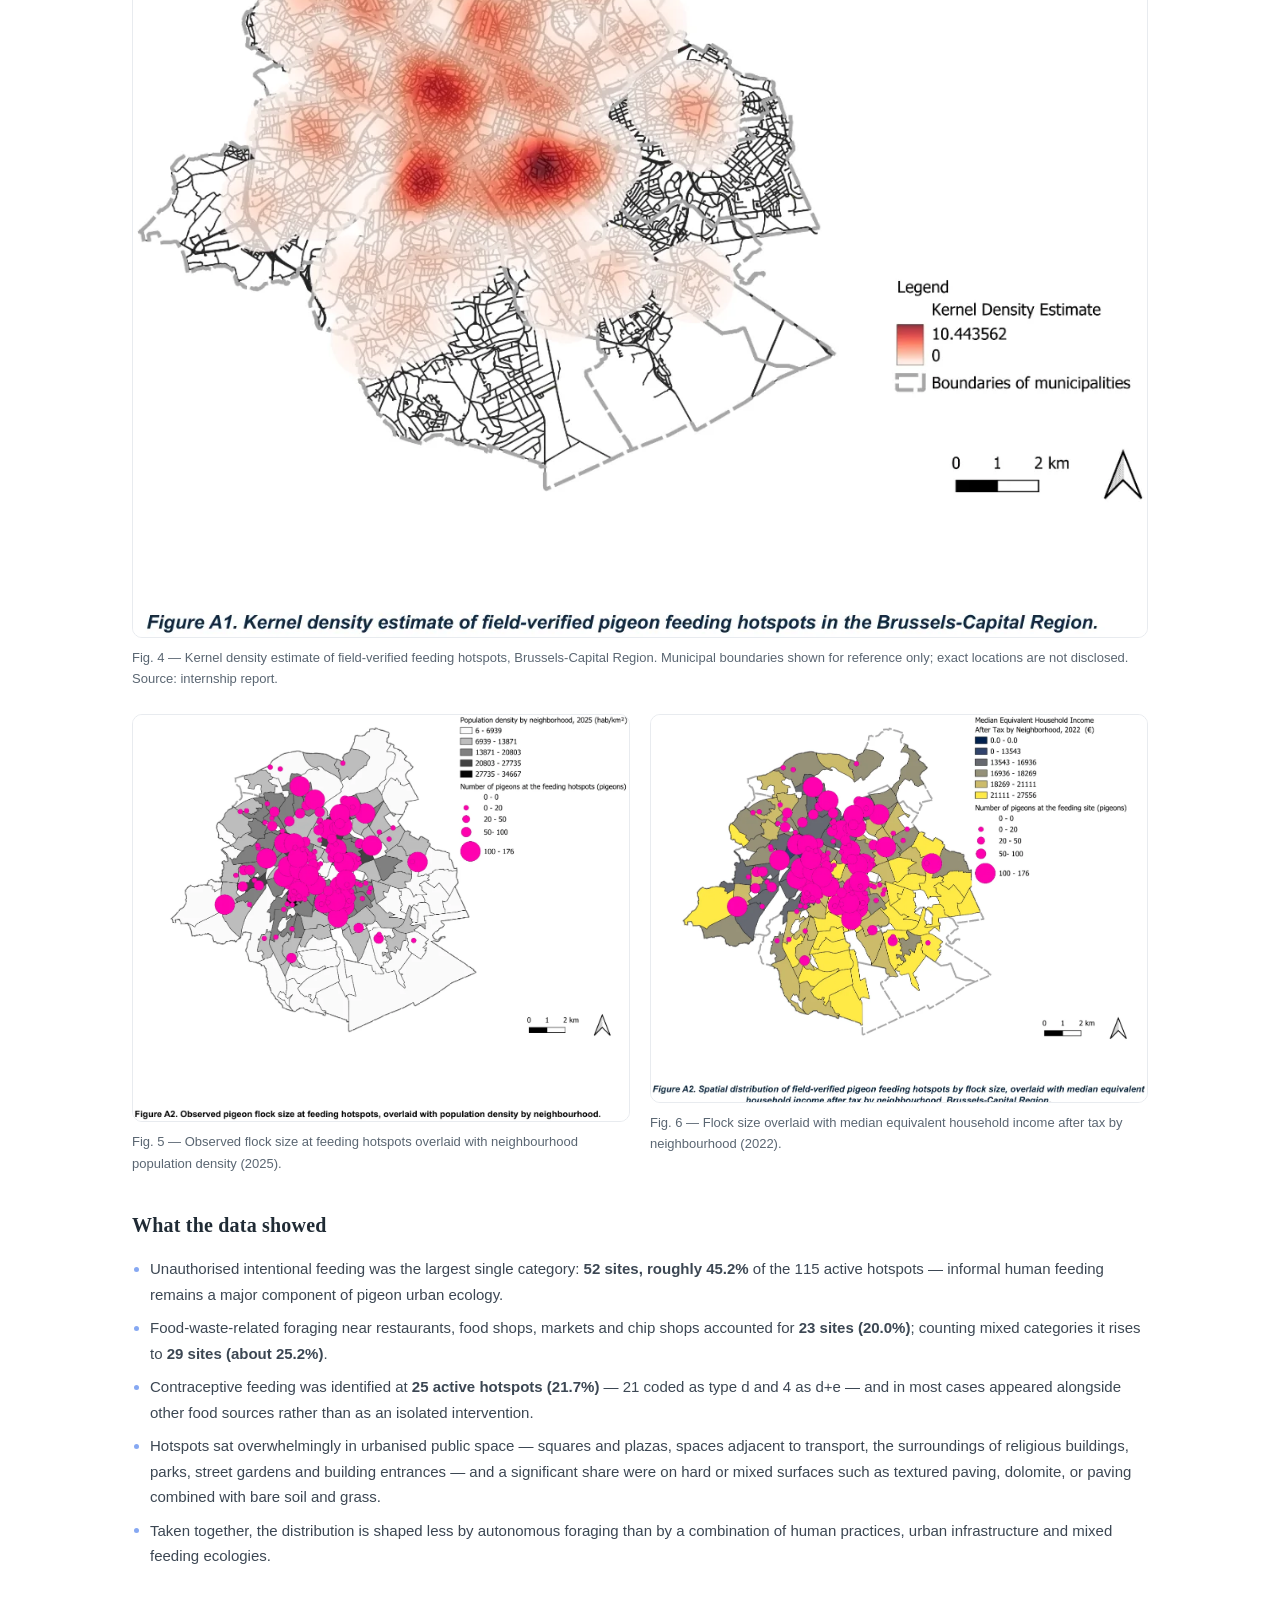
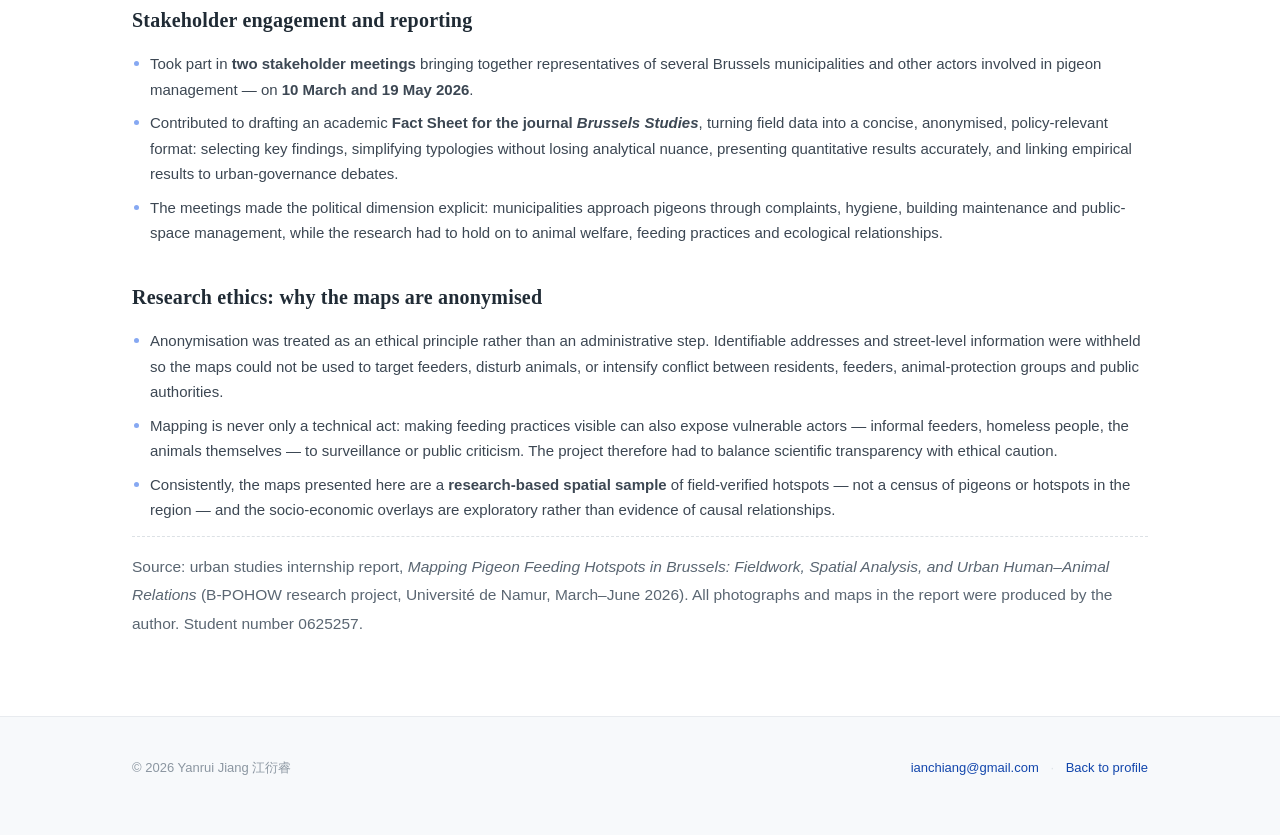
<file: projects/pigeon.html>
<!DOCTYPE html>
<html lang="en">
<head>
<meta charset="UTF-8">
<meta name="viewport" content="width=device-width, initial-scale=1">
<title>Mapping Pigeon Feeding Hotspots in Brussels — Yanrui Jiang</title>
<meta name="description" content="B-POHOW research project, University of Namur: building a field-verified spatial database of pigeon feeding hotspots in the Brussels-Capital Region — bicycle-based fieldwork, feeding typology, GIS mapping and anonymised policy reporting.">
<meta name="author" content="Yanrui Jiang">
<link rel="icon" href="data:image/svg+xml,<svg xmlns='http://www.w3.org/2000/svg' viewBox='0 0 64 64'><rect width='64' height='64' rx='12' fill='%2317242f'/><text x='32' y='44' font-size='34' font-family='Georgia,serif' fill='%232260E8' text-anchor='middle'>J</text></svg>">
<link rel="stylesheet" href="../assets/site.css">
<link rel="stylesheet" href="../assets/mobile-fix.css">
</head>
<!--
  ============================================================================
  内容依据：yanrui_Jiang_Internship_report_B-POHOW.pdf（城市研究硕士实习报告，2026）
  报告中未出现任何 AI 工具使用声明，故本页不写 AI 工作流。若要保留请见
  projects/项目图文_待回填清单.md 第 1 条。
  ============================================================================
-->
<body data-title-en="Mapping Pigeon Feeding Hotspots in Brussels — Yanrui Jiang" data-title-zh="布鲁塞尔岩鸽投喂热点制图 — 江衍睿">

<div class="top">
  <div class="wrap">
    <a class="brand" href="../index.html" style="text-decoration:none">Yanrui <em>Jiang</em></a>
    <nav class="tabs" role="tablist">
      <a class="tab" href="../site.html#cv"><span data-en="Who am I?" data-zh="我是谁？">Who am I?</span></a>
      <a class="tab tab-on" href="../site.html#research"><span data-en="Urban Studies" data-zh="城市研究">Urban Studies</span></a>
      <a class="tab" href="../site.html#photography"><span data-en="Urban Wandering" data-zh="城市漫游">Urban Wandering</span></a>
    </nav>
    <div class="langsw">
      <button data-lang-btn="en" type="button">EN</button>
      <button data-lang-btn="zh" type="button">中</button>
    </div>
  </div>
</div>

<header class="p-hero">
  <div class="wrap">
    <a class="backlink" href="../index.html" data-en="← Back to profile" data-zh="← 返回个人主页">← Back to profile</a>
    <p class="p-kicker" data-en="Urban Studies internship · B-POHOW research project · Brussels · 2026" data-zh="城市研究实习 · B-POHOW 研究项目 · 布鲁塞尔 · 2026">Urban Studies internship · B-POHOW research project · Brussels · 2026</p>
    <h1 data-en="Mapping Pigeon Feeding Hotspots in Brussels" data-zh="布鲁塞尔岩鸽投喂热点制图">Mapping Pigeon Feeding Hotspots in Brussels</h1>
    <p class="role-sub" style="font-size:16px;margin:-4px 0 18px" data-en="Fieldwork, spatial analysis and urban human–animal relations" data-zh="外勤踏勘、空间分析与城市人兽关系">Fieldwork, spatial analysis and urban human–animal relations</p>
    <div class="chips">
      <span class="chip"><span class="dot"></span><span data-en="Research intern · Université de Namur (B-POHOW)" data-zh="研究实习生 · 那慕尔大学（B-POHOW）">Research intern · Université de Namur (B-POHOW)</span></span>
      <span class="chip"><span class="dot"></span><span data-en="Mar – Jun 2026" data-zh="2026.03 – 2026.06">Mar – Jun 2026</span></span>
      <span class="chip"><span class="dot"></span><span data-en="Supervisor: Dr. Ciska De Ruyver" data-zh="导师：Ciska De Ruyver 博士">Supervisor: Dr. Ciska De Ruyver</span></span>
      <span class="chip"><span class="dot"></span><span data-en="One Health · One Welfare" data-zh="同一健康 · 同一福利">One Health · One Welfare</span></span>
    </div>
    <div class="facts">
      <div class="fact"><b>175+</b><span data-en="candidate locations screened" data-zh="处候选点位逐一核查">candidate locations screened</span></div>
      <div class="fact"><b>115</b><span data-en="active feeding hotspots verified" data-zh="处活跃投喂热点获确认">active feeding hotspots verified</span></div>
      <div class="fact"><b>1,503</b><span data-en="site photographs and videos (17 GB)" data-zh="份现场照片与影像（17 GB）">site photographs and videos (17 GB)</span></div>
      <div class="fact"><b>7</b><span data-en="feeding-type categories coded" data-zh="类投喂类型编码">feeding-type categories coded</span></div>
    </div>
  </div>
</header>

<section>
  <div class="wrap prose">

    <h2 data-en="The framing: One Health and One Welfare" data-zh="研究框架：同一健康与同一福利">The framing: One Health and One Welfare</h2>
    <p data-en="The B-POHOW project at the University of Namur studies pigeon feeding hotspots in the Brussels-Capital Region through the combined lenses of One Health and One Welfare. Rather than treating pigeons only as a nuisance or a public-health concern, the project examines how human practices, animal welfare, public-space management and urban environmental conditions interrelate." data-zh="那慕尔大学的 B-POHOW 项目以「同一健康」与「同一福利」双重视角，研究布鲁塞尔首都大区的岩鸽投喂热点。项目不把鸽子仅仅视为滋扰或公共卫生问题，而是考察人类实践、动物福利、公共空间管理与城市环境条件之间的相互关系。">The B-POHOW project at the University of Namur studies pigeon feeding hotspots in the Brussels-Capital Region through the combined lenses of One Health and One Welfare. Rather than treating pigeons only as a nuisance or a public-health concern, the project examines how human practices, animal welfare, public-space management and urban environmental conditions interrelate.</p>
    <p data-en="Feeding hotspots are not randomly distributed. They are shaped by public-space design, hard or soft surfaces, food waste, informal care practices, municipal management strategies and residents' daily routines. In that sense pigeons function as indicators of broader urban conditions." data-zh="投喂热点并非随机分布。它们由公共空间设计、硬质或软质地面、食物浪费、非正式照料实践、市政管理策略与居民日常动线共同塑造。在这个意义上，鸽子是更广泛城市状况的指示物。">Feeding hotspots are not randomly distributed. They are shaped by public-space design, hard or soft surfaces, food waste, informal care practices, municipal management strategies and residents' daily routines. In that sense pigeons function as indicators of broader urban conditions.</p>

    <h2 data-en="My role: turning municipal leads into a verifiable database" data-zh="我的角色：把市政线索变成可核验的数据库" style="margin-top:34px">My role: turning municipal leads into a verifiable database</h2>
    <p data-en="My task in the first phase of the project was to establish a reliable, field-verified spatial database of feeding hotspots to support the later stages — veterinary observation, sociological analysis and discussion with public authorities. The starting point was a preliminary list of suspected sites reported by municipal authorities, field partners and the research team's prior knowledge. Those inputs were uneven: some entries were precise and recent, others vague, outdated, duplicated, or based mainly on residents' complaints rather than direct observation." data-zh="我在项目第一阶段的任务，是建立一份可靠、经实地核验的投喂热点空间数据库，以支撑后续的兽医观察、社会学分析与政府沟通。起点是由市政部门、现场合作方与研究团队既有认知提供的疑似点位清单；这些线索质量参差——有的精确且近期，有的含糊、过时、重复，或主要基于居民投诉而非直接观察。">My task in the first phase of the project was to establish a reliable, field-verified spatial database of feeding hotspots to support the later stages — veterinary observation, sociological analysis and discussion with public authorities. The starting point was a preliminary list of suspected sites reported by municipal authorities, field partners and the research team's prior knowledge. Those inputs were uneven: some entries were precise and recent, others vague, outdated, duplicated, or based mainly on residents' complaints rather than direct observation.</p>

    <h2 data-en="Step 1 — systematic fieldwork, mainly by bicycle" data-zh="第一步：系统外勤踏勘，以自行车为主要方式" style="margin-top:34px">Step 1 — systematic fieldwork, mainly by bicycle</h2>
    <ul class="bul">
      <li data-en="Carried out extensive fieldwork across the Brussels-Capital Region, mainly by bicycle — a mode that gave access to dense public spaces and allowed flexible movement between municipalities at a human scale." data-zh="在布鲁塞尔首都大区内开展大范围外勤踏勘，以自行车为主要交通方式——便于进入密集公共空间，并在各市镇之间灵活穿行、以人的尺度观察城市环境。">Carried out extensive fieldwork across the Brussels-Capital Region, mainly by bicycle — a mode that gave access to dense public spaces and allowed flexible movement between municipalities at a human scale.</li>
      <li data-en="Applied a standardised observation protocol at every candidate site, recording pigeon presence, whether feeding was observed, approximate flock size, feeding type, spatial typology, surface materials, perching or nesting opportunities, fieldwork time and counting method." data-zh="在每个候选点位执行标准化观察流程，记录：是否有鸽、是否观察到投喂、鸽群规模、投喂类型、空间类型、地面材质、栖息与营巢条件、踏勘时间与计数方法。">Applied a standardised observation protocol at every candidate site, recording pigeon presence, whether feeding was observed, approximate flock size, feeding type, spatial typology, surface materials, perching or nesting opportunities, fieldwork time and counting method.</li>
      <li data-en="Collected <strong>17 GB of visual material — 1,503 photographs and videos</strong> — documenting the sites first-hand." data-zh="采集 <strong>17 GB 视觉资料、共 1,503 份照片与影像</strong>，一手记录现场状况。">Collected <strong>17 GB of visual material — 1,503 photographs and videos</strong> — documenting the sites first-hand.</li>
      <li data-en="Coded fieldwork status in three categories: <strong>1</strong> site visited but no pigeons found, <strong>2</strong> pigeons found but no feeding observed, <strong>3</strong> pigeons found and feeding observed." data-zh="踏勘状态分三类编码：<strong>1</strong> 到访但未见鸽；<strong>2</strong> 见鸽但未观察到投喂；<strong>3</strong> 见鸽且观察到投喂。">Coded fieldwork status in three categories: <strong>1</strong> site visited but no pigeons found, <strong>2</strong> pigeons found but no feeding observed, <strong>3</strong> pigeons found and feeding observed.</li>
      <li data-en="From <strong>more than 175 candidate locations</strong>, <strong>115 sites</strong> were classified as active feeding hotspots (code 3). The gap between reported and verified sites is itself a finding: administrative knowledge of animal presence differs from direct ecological observation." data-zh="在 <strong>175 处以上候选点位</strong>中，<strong>115 处</strong>被确认为活跃投喂热点（编码 3）。被报告的点位与实际核实的点位之间的落差本身就是一个发现：行政管理所掌握的动物分布信息，与直接的生态观察结果并不一致。">From <strong>more than 175 candidate locations</strong>, <strong>115 sites</strong> were classified as active feeding hotspots (code 3). The gap between reported and verified sites is itself a finding: administrative knowledge of animal presence differs from direct ecological observation.</li>
    </ul>

    <h2 data-en="Step 2 — cleaning and coding a hybrid phenomenon" data-zh="第二步：数据清洗与类型学编码" style="margin-top:34px">Step 2 — cleaning and coding a hybrid phenomenon</h2>
    <ul class="bul">
      <li data-en="Cleaned and standardised a dataset assembled from multiple sources in two languages (French and Dutch) with different naming conventions, typologies and levels of precision." data-zh="清洗并标准化一份来自多方来源的数据集——涉及法语与荷兰语两种语言，命名习惯、类型学与精度各不相同。">Cleaned and standardised a dataset assembled from multiple sources in two languages (French and Dutch) with different naming conventions, typologies and levels of precision.</li>
      <li data-en="Classified feeding into <strong>seven categories</strong>: intentional feeding, authorised management feeding, mixed intentional and unintentional feeding, contraceptive grain combined with other sources, commercial-food proximity foraging, mixed self-foraging, and anthropogenic waste foraging." data-zh="把投喂划分为 <strong>七个类别</strong>：主动投喂、获授权的管理型投喂、主动与被动投喂混合、避孕谷物与其他来源并存、商业食物邻近觅食、混合自主觅食、人造废弃物觅食。">Classified feeding into <strong>seven categories</strong>: intentional feeding, authorised management feeding, mixed intentional and unintentional feeding, contraceptive grain combined with other sources, commercial-food proximity foraging, mixed self-foraging, and anthropogenic waste foraging.</li>
      <li data-en="Many sites did not fit a single category — some combined contraceptive feeding with bread provided by residents, others combined commercial food waste with direct intentional feeding. Coding therefore required repeated discussion with my supervisor, and data cleaning became an interpretive process rather than a purely technical one." data-zh="许多点位无法归入单一类别——有的同时存在避孕投喂与居民投喂的面包，有的把商业食物浪费与主动投喂叠加。因此编码需要与导师反复讨论，数据清洗也就成为一个解释性过程，而非纯技术性工作。">Many sites did not fit a single category — some combined contraceptive feeding with bread provided by residents, others combined commercial food waste with direct intentional feeding. Coding therefore required repeated discussion with my supervisor, and data cleaning became an interpretive process rather than a purely technical one.</li>
    </ul>
    <div class="figrow">
      <figure class="shot">
        <img src="../assets/projects/pigeon/04-feeding-types.webp" alt="Feeding type distribution">
        <figcaption data-en="Fig. 1 — Feeding-type distribution across the field-verified active hotspots (codes a–g). Source: internship report." data-zh="图 1 — 已核实活跃热点的投喂类型占比（编码 a–g）。来源：实习报告。">Fig. 1 — Feeding-type distribution across the field-verified active hotspots (codes a–g). Source: internship report.</figcaption>
      </figure>
      <figure class="shot">
        <img src="../assets/projects/pigeon/05-spatial-typology.webp" alt="Spatial typology distribution">
        <figcaption data-en="Fig. 2 — Spatial typology of feeding hotspots: public open, green-blue recreational, micro-edge opportunistic and mobility-infrastructure spaces. Source: internship report." data-zh="图 2 — 投喂热点的空间类型：公共开放型、绿蓝休憩型、微观边缘机会型与移动基础设施型。来源：实习报告。">Fig. 2 — Spatial typology of feeding hotspots: public open, green-blue recreational, micro-edge opportunistic and mobility-infrastructure spaces. Source: internship report.</figcaption>
      </figure>
    </div>
    <figure class="shot">
      <img src="../assets/projects/pigeon/06-surface-types.webp" alt="Surface type distribution">
      <figcaption data-en="Fig. 3 — Surface types recorded at active hotspots: mineral and mixed mineral–dolomite surfaces dominate, linking feeding sites to built and paved environments rather than green space alone. Source: internship report." data-zh="图 3 — 活跃热点的地表材质构成：矿物与矿物–白云石混合地面占主导，说明投喂点位与建成铺装环境的关系比与绿地更紧密。来源：实习报告。">Fig. 3 — Surface types recorded at active hotspots: mineral and mixed mineral–dolomite surfaces dominate, linking feeding sites to built and paved environments rather than green space alone. Source: internship report.</figcaption>
    </figure>

    <h2 data-en="Step 3 — GIS mapping and spatial analysis" data-zh="第三步：GIS 制图与空间分析" style="margin-top:34px">Step 3 — GIS mapping and spatial analysis</h2>
    <ul class="bul">
      <li data-en="Produced a <strong>hotspot distribution map</strong> showing the regional spread of verified active feeding hotspots." data-zh="绘制<strong>热点分布图</strong>，呈现已核实活跃热点在大区范围内的分布。">Produced a <strong>hotspot distribution map</strong> showing the regional spread of verified active feeding hotspots.</li>
      <li data-en="Built a <strong>kernel-density estimate</strong>; the strongest concentrations appear in dense, central and inner-ring urban areas, where street networks, commercial activity, transport nodes, squares and mixed-use public space converge." data-zh="制作<strong>核密度估计图</strong>；最强聚集出现在密集的中心城区与内环一带，那里街网、商业活动、交通节点、广场与混合功能公共空间高度交叠。">Built a <strong>kernel-density estimate</strong>; the strongest concentrations appear in dense, central and inner-ring urban areas, where street networks, commercial activity, transport nodes, squares and mixed-use public space converge.</li>
      <li data-en="Mapped <strong>flock size</strong> as proportional circles, from small groups up to flocks exceeding 100 individuals." data-zh="以比例圆圈绘制<strong>鸽群规模</strong>分布，从个位数小群到超过 100 只的大群并存。">Mapped <strong>flock size</strong> as proportional circles, from small groups up to flocks exceeding 100 individuals.</li>
      <li data-en="Produced <strong>exploratory socio-economic overlays</strong> — flock size against neighbourhood population density (2025) and against median equivalent household income after tax (2022)." data-zh="制作<strong>探索性社会经济叠加图</strong>——把鸽群规模与社区人口密度（2025）、税后家庭等值收入中位数（2022）叠加比对。">Produced <strong>exploratory socio-economic overlays</strong> — flock size against neighbourhood population density (2025) and against median equivalent household income after tax (2022).</li>
    </ul>
    <figure class="shot">
      <img src="../assets/projects/pigeon/01-kernel-density.webp" alt="Kernel density estimate of feeding hotspots">
      <figcaption data-en="Fig. 4 — Kernel density estimate of field-verified feeding hotspots, Brussels-Capital Region. Municipal boundaries shown for reference only; exact locations are not disclosed. Source: internship report." data-zh="图 4 — 已核实投喂热点的核密度估计，布鲁塞尔首都大区。市镇边界仅作空间参照；具体点位不予公开。来源：实习报告。">Fig. 4 — Kernel density estimate of field-verified feeding hotspots, Brussels-Capital Region. Municipal boundaries shown for reference only; exact locations are not disclosed. Source: internship report.</figcaption>
    </figure>
    <div class="figrow">
      <figure class="shot">
        <img src="../assets/projects/pigeon/02-flock-population.webp" alt="Flock size overlaid with population density">
        <figcaption data-en="Fig. 5 — Observed flock size at feeding hotspots overlaid with neighbourhood population density (2025)." data-zh="图 5 — 投喂热点观察到的鸽群规模，叠加社区人口密度（2025）。">Fig. 5 — Observed flock size at feeding hotspots overlaid with neighbourhood population density (2025).</figcaption>
      </figure>
      <figure class="shot">
        <img src="../assets/projects/pigeon/03-flock-income.webp" alt="Flock size overlaid with median household income">
        <figcaption data-en="Fig. 6 — Flock size overlaid with median equivalent household income after tax by neighbourhood (2022)." data-zh="图 6 — 鸽群规模叠加社区税后家庭等值收入中位数（2022）。">Fig. 6 — Flock size overlaid with median equivalent household income after tax by neighbourhood (2022).</figcaption>
      </figure>
    </div>

    <h2 data-en="What the data showed" data-zh="数据说明了什么" style="margin-top:34px">What the data showed</h2>
    <ul class="bul">
      <li data-en="Unauthorised intentional feeding was the largest single category: <strong>52 sites, roughly 45.2%</strong> of the 115 active hotspots — informal human feeding remains a major component of pigeon urban ecology." data-zh="未经许可的主动投喂是最大的单一类别：<strong>52 处，约占 115 处活跃热点的 45.2%</strong>——非正式的人类投喂仍是岩鸽城市生态的主要构成。">Unauthorised intentional feeding was the largest single category: <strong>52 sites, roughly 45.2%</strong> of the 115 active hotspots — informal human feeding remains a major component of pigeon urban ecology.</li>
      <li data-en="Food-waste-related foraging near restaurants, food shops, markets and chip shops accounted for <strong>23 sites (20.0%)</strong>; counting mixed categories it rises to <strong>29 sites (about 25.2%)</strong>." data-zh="餐馆、食品店、市场与薯条店周边的食物浪费型觅食占 <strong>23 处（20.0%）</strong>；计入混合类别后升至 <strong>29 处（约 25.2%）</strong>。">Food-waste-related foraging near restaurants, food shops, markets and chip shops accounted for <strong>23 sites (20.0%)</strong>; counting mixed categories it rises to <strong>29 sites (about 25.2%)</strong>.</li>
      <li data-en="Contraceptive feeding was identified at <strong>25 active hotspots (21.7%)</strong> — 21 coded as type d and 4 as d+e — and in most cases appeared alongside other food sources rather than as an isolated intervention." data-zh="避孕谷物投喂见于 <strong>25 处活跃热点（21.7%）</strong>——其中 21 处编码为 d 类、4 处为 d+e——且多数情况下与其他食物来源并存，而非独立措施。">Contraceptive feeding was identified at <strong>25 active hotspots (21.7%)</strong> — 21 coded as type d and 4 as d+e — and in most cases appeared alongside other food sources rather than as an isolated intervention.</li>
      <li data-en="Hotspots sat overwhelmingly in urbanised public space — squares and plazas, spaces adjacent to transport, the surroundings of religious buildings, parks, street gardens and building entrances — and a significant share were on hard or mixed surfaces such as textured paving, dolomite, or paving combined with bare soil and grass." data-zh="热点绝大多数位于城市化公共空间——广场、交通空间周边、宗教建筑周边、公园、街头绿地与建筑入口——且相当比例落在硬质或混合地面，如纹理铺装、白云石，或铺装与裸土、草地相间。" >Hotspots sat overwhelmingly in urbanised public space — squares and plazas, spaces adjacent to transport, the surroundings of religious buildings, parks, street gardens and building entrances — and a significant share were on hard or mixed surfaces such as textured paving, dolomite, or paving combined with bare soil and grass.</li>
      <li data-en="Taken together, the distribution is shaped less by autonomous foraging than by a combination of human practices, urban infrastructure and mixed feeding ecologies." data-zh="总体而言，这一分布与其说由鸽子自主觅食决定，不如说是人类实践、城市基础设施与混合投喂生态共同作用的结果。">Taken together, the distribution is shaped less by autonomous foraging than by a combination of human practices, urban infrastructure and mixed feeding ecologies.</li>
    </ul>

    <h2 data-en="Stakeholder engagement and reporting" data-zh="利益相关方沟通与成果输出" style="margin-top:34px">Stakeholder engagement and reporting</h2>
    <ul class="bul">
      <li data-en="Took part in <strong>two stakeholder meetings</strong> bringing together representatives of several Brussels municipalities and other actors involved in pigeon management — on <strong>10 March and 19 May 2026</strong>." data-zh="参与<strong>两场利益相关方会议</strong>，与会者包括多个布鲁塞尔市镇的代表及其他鸽子管理相关方——分别在 <strong>2026 年 3 月 10 日与 5 月 19 日</strong>。">Took part in <strong>two stakeholder meetings</strong> bringing together representatives of several Brussels municipalities and other actors involved in pigeon management — on <strong>10 March and 19 May 2026</strong>.</li>
      <li data-en="Contributed to drafting an academic <strong>Fact Sheet for the journal <em>Brussels Studies</em></strong>, turning field data into a concise, anonymised, policy-relevant format: selecting key findings, simplifying typologies without losing analytical nuance, presenting quantitative results accurately, and linking empirical results to urban-governance debates." data-zh="参与撰写面向 <strong><em>Brussels Studies</em> 期刊的学术 Fact Sheet</strong>，把外勤数据转化为简洁、脱敏、对政策有用的形式：筛选关键发现、在不损失分析层次的前提下简化类型学、准确呈现量化结果，并把实证结果与城市治理议题相连。">Contributed to drafting an academic <strong>Fact Sheet for the journal <em>Brussels Studies</em></strong>, turning field data into a concise, anonymised, policy-relevant format: selecting key findings, simplifying typologies without losing analytical nuance, presenting quantitative results accurately, and linking empirical results to urban-governance debates.</li>
      <li data-en="The meetings made the political dimension explicit: municipalities approach pigeons through complaints, hygiene, building maintenance and public-space management, while the research had to hold on to animal welfare, feeding practices and ecological relationships." data-zh="这两场会议让治理的政治维度变得具体：市镇多从投诉、卫生、建筑维护与公共空间管理出发，而研究则需同时守住动物福利、投喂实践与生态关系这些维度。">The meetings made the political dimension explicit: municipalities approach pigeons through complaints, hygiene, building maintenance and public-space management, while the research had to hold on to animal welfare, feeding practices and ecological relationships.</li>
    </ul>

    <h2 data-en="Research ethics: why the maps are anonymised" data-zh="研究伦理：地图为什么必须脱敏" style="margin-top:34px">Research ethics: why the maps are anonymised</h2>
    <ul class="bul">
      <li data-en="Anonymisation was treated as an ethical principle rather than an administrative step. Identifiable addresses and street-level information were withheld so the maps could not be used to target feeders, disturb animals, or intensify conflict between residents, feeders, animal-protection groups and public authorities." data-zh="脱敏被视为一项研究伦理原则，而非行政步骤。隐去可识别地址与街道级信息，以免地图被用于针对投喂者、惊扰动物，或激化居民、投喂者、动物保护团体与主管部门之间的冲突。" >Anonymisation was treated as an ethical principle rather than an administrative step. Identifiable addresses and street-level information were withheld so the maps could not be used to target feeders, disturb animals, or intensify conflict between residents, feeders, animal-protection groups and public authorities.</li>
      <li data-en="Mapping is never only a technical act: making feeding practices visible can also expose vulnerable actors — informal feeders, homeless people, the animals themselves — to surveillance or public criticism. The project therefore had to balance scientific transparency with ethical caution." data-zh="制图从来不只是技术行为：让投喂实践变得可见，也可能把非正式投喂者、无家可归者乃至动物本身暴露于监视或公众指责之下。项目因此需要在科学透明度与伦理审慎之间取得平衡。">Mapping is never only a technical act: making feeding practices visible can also expose vulnerable actors — informal feeders, homeless people, the animals themselves — to surveillance or public criticism. The project therefore had to balance scientific transparency with ethical caution.</li>
      <li data-en="Consistently, the maps presented here are a <strong>research-based spatial sample</strong> of field-verified hotspots — not a census of pigeons or hotspots in the region — and the socio-economic overlays are exploratory rather than evidence of causal relationships." data-zh="相应地，本页呈现的地图是经实地核验热点的<strong>空间研究样本</strong>——不是大区鸽群或热点的普查——社会经济叠加图属探索性呈现，并不构成因果关系的证据。">Consistently, the maps presented here are a <strong>research-based spatial sample</strong> of field-verified hotspots — not a census of pigeons or hotspots in the region — and the socio-economic overlays are exploratory rather than evidence of causal relationships.</li>
    </ul>

    <p class="footnote" data-en="Source: urban studies internship report, <em>Mapping Pigeon Feeding Hotspots in Brussels: Fieldwork, Spatial Analysis, and Urban Human–Animal Relations</em> (B-POHOW research project, Université de Namur, March–June 2026). All photographs and maps in the report were produced by the author. Student number 0625257." data-zh="来源：城市研究硕士实习报告《Mapping Pigeon Feeding Hotspots in Brussels: Fieldwork, Spatial Analysis, and Urban Human–Animal Relations》（B-POHOW 研究项目，那慕尔大学，2026 年 3–6 月）。报告内所有照片与地图均由本人拍摄与绘制。学号 0625257。">Source: urban studies internship report, <em>Mapping Pigeon Feeding Hotspots in Brussels: Fieldwork, Spatial Analysis, and Urban Human–Animal Relations</em> (B-POHOW research project, Université de Namur, March–June 2026). All photographs and maps in the report were produced by the author. Student number 0625257.</p>

  </div>
</section>

<footer>
  <div class="wrap">
    <span>© <span id="yr">2026</span> Yanrui Jiang 江衍睿</span>
    <span>
      <a href="mailto:ianchiang@gmail.com" data-en="ianchiang@gmail.com" data-zh="2801400978@qq.com" data-en-href="mailto:ianchiang@gmail.com" data-zh-href="mailto:2801400978@qq.com">ianchiang@gmail.com</a>
      <span style="padding:0 8px;color:var(--line)">·</span>
      <a href="../site.html#research" data-en="Back to profile" data-zh="返回个人主页">Back to profile</a>
    </span>
  </div>
</footer>

<script src="../assets/site.js"></script>
</body>
</html>
</file>
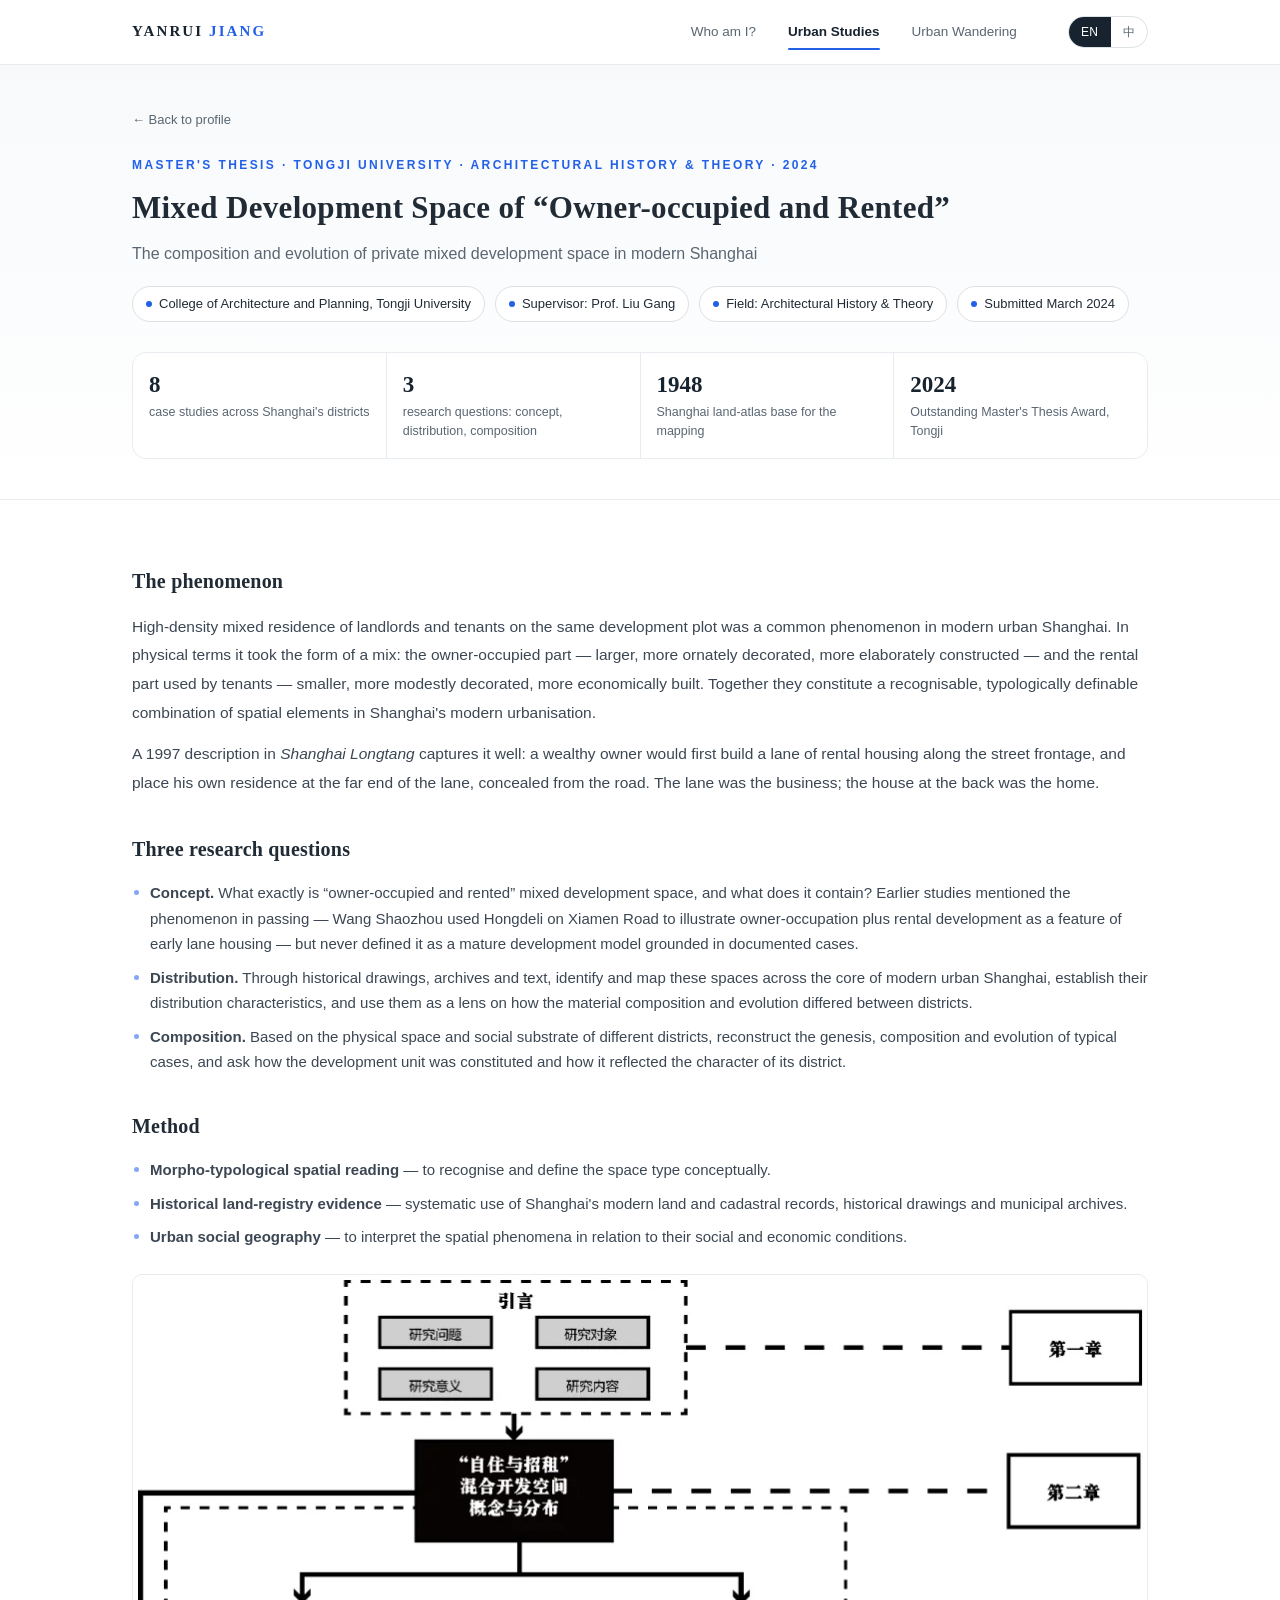
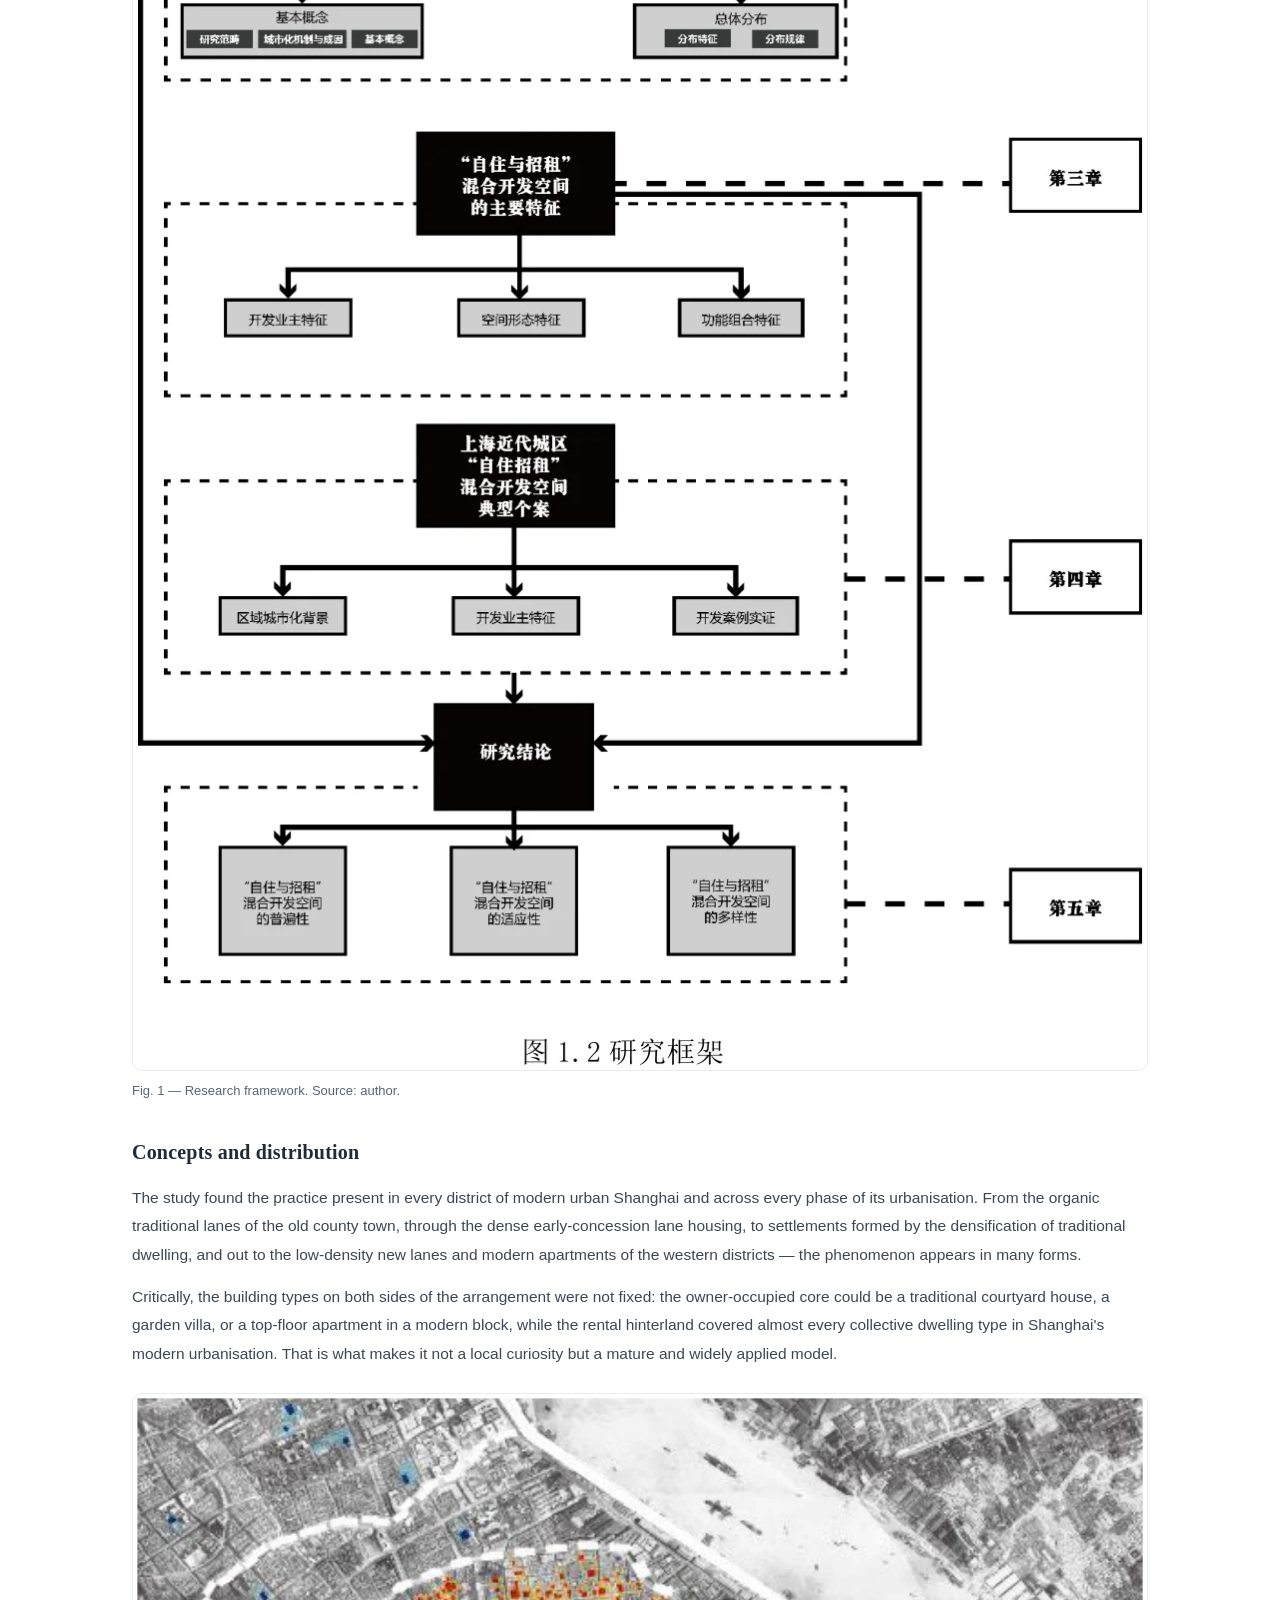
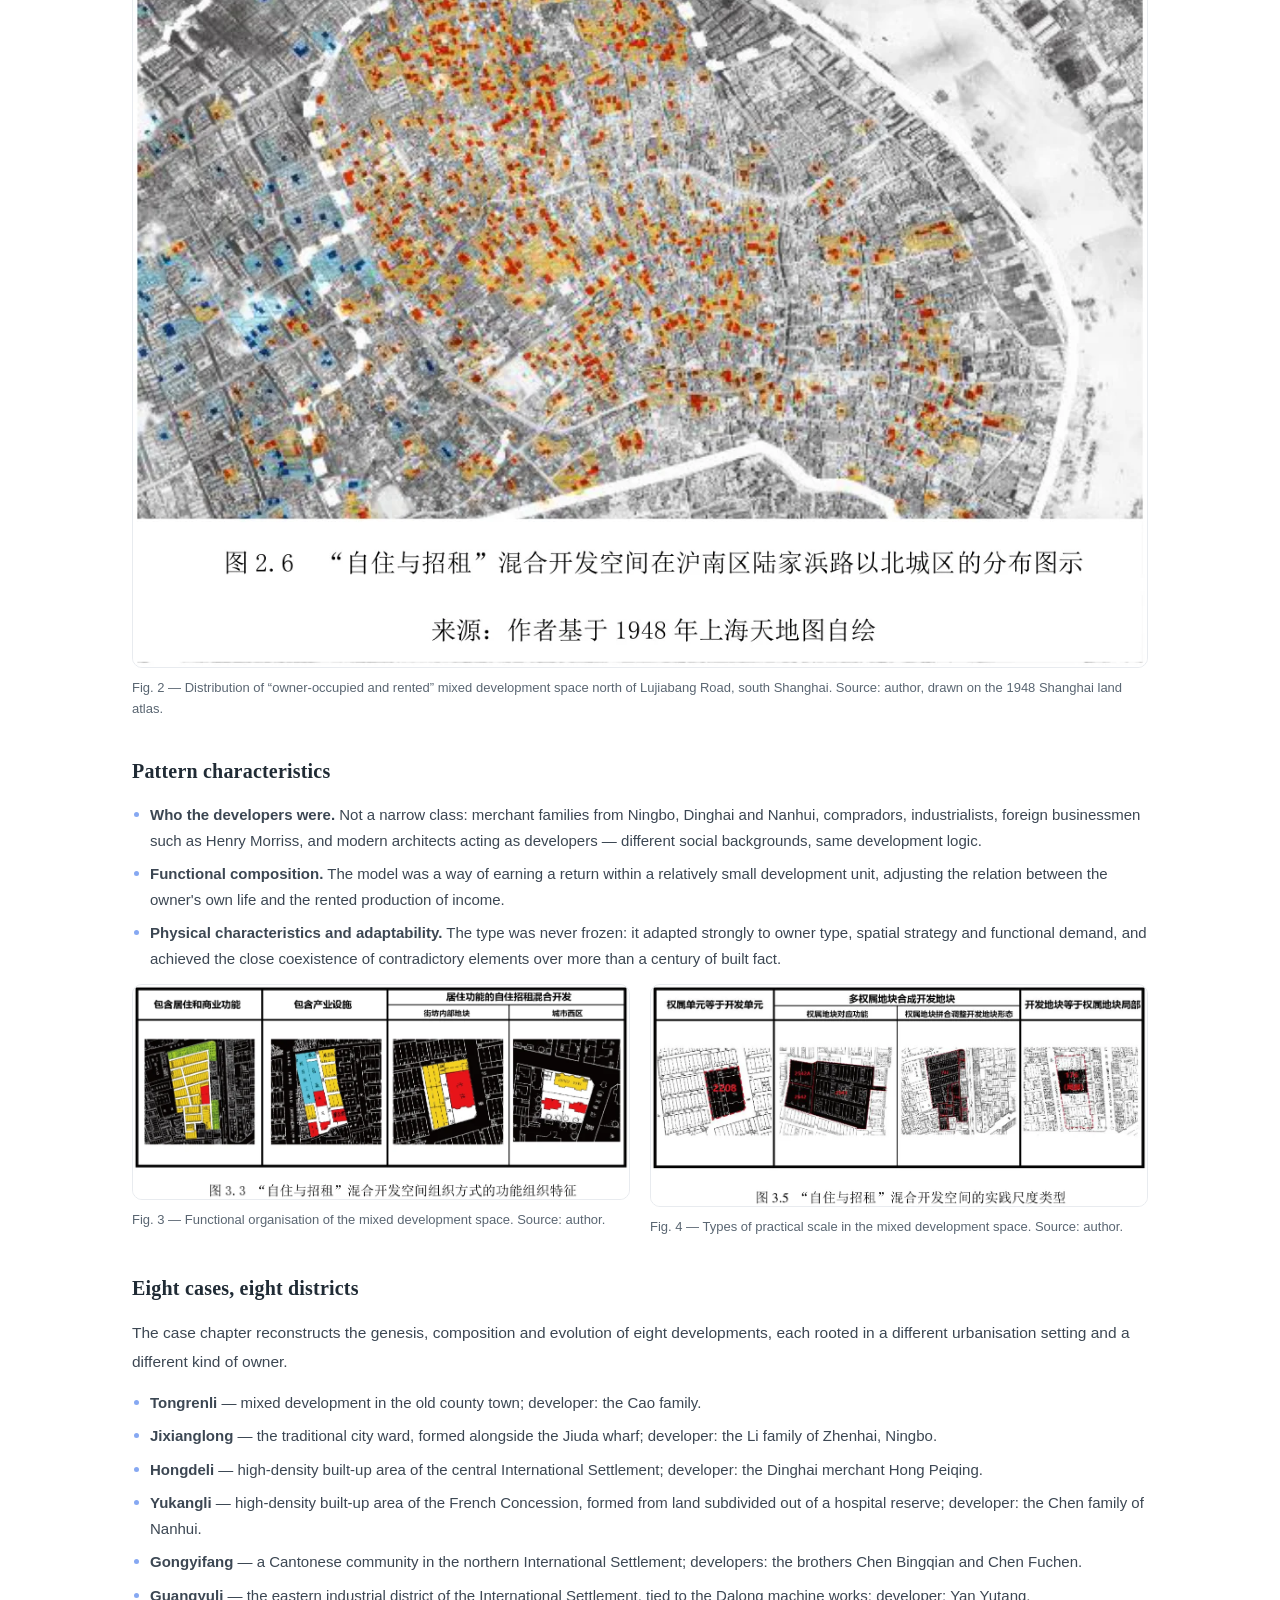
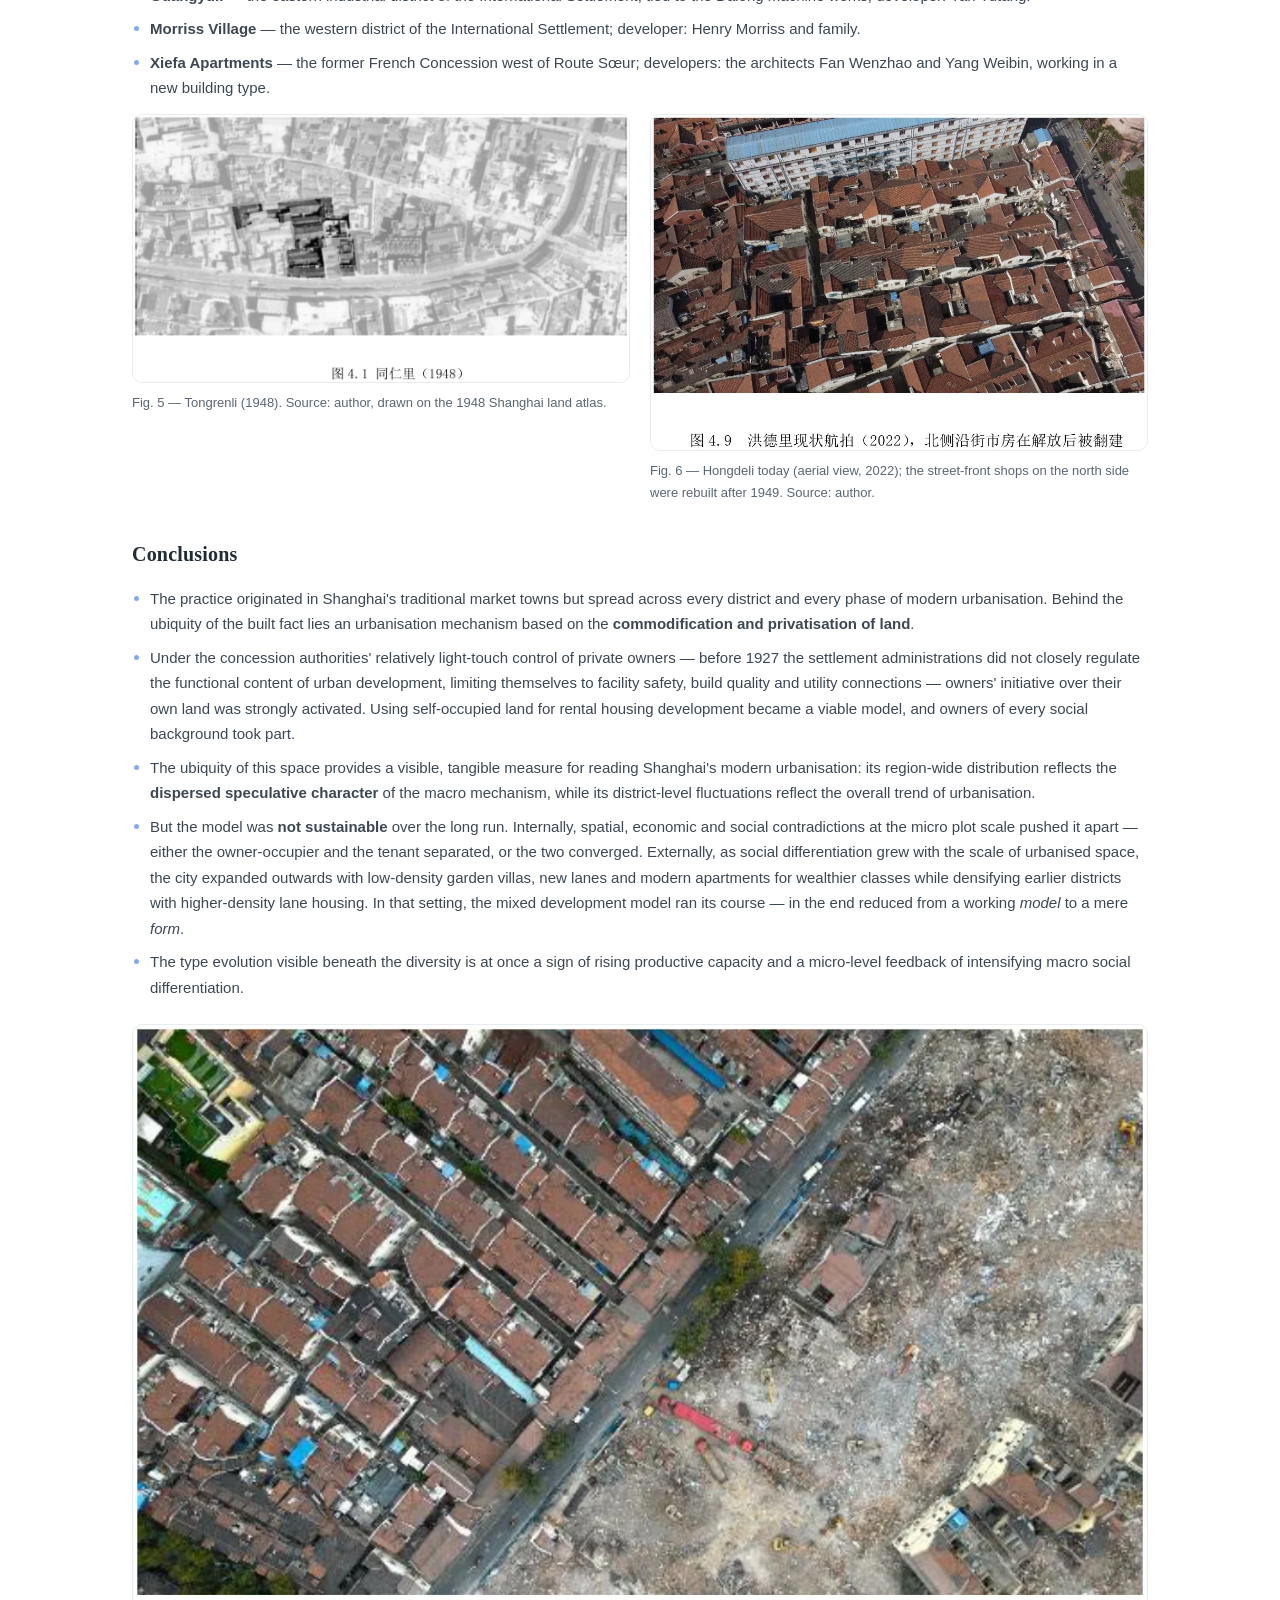
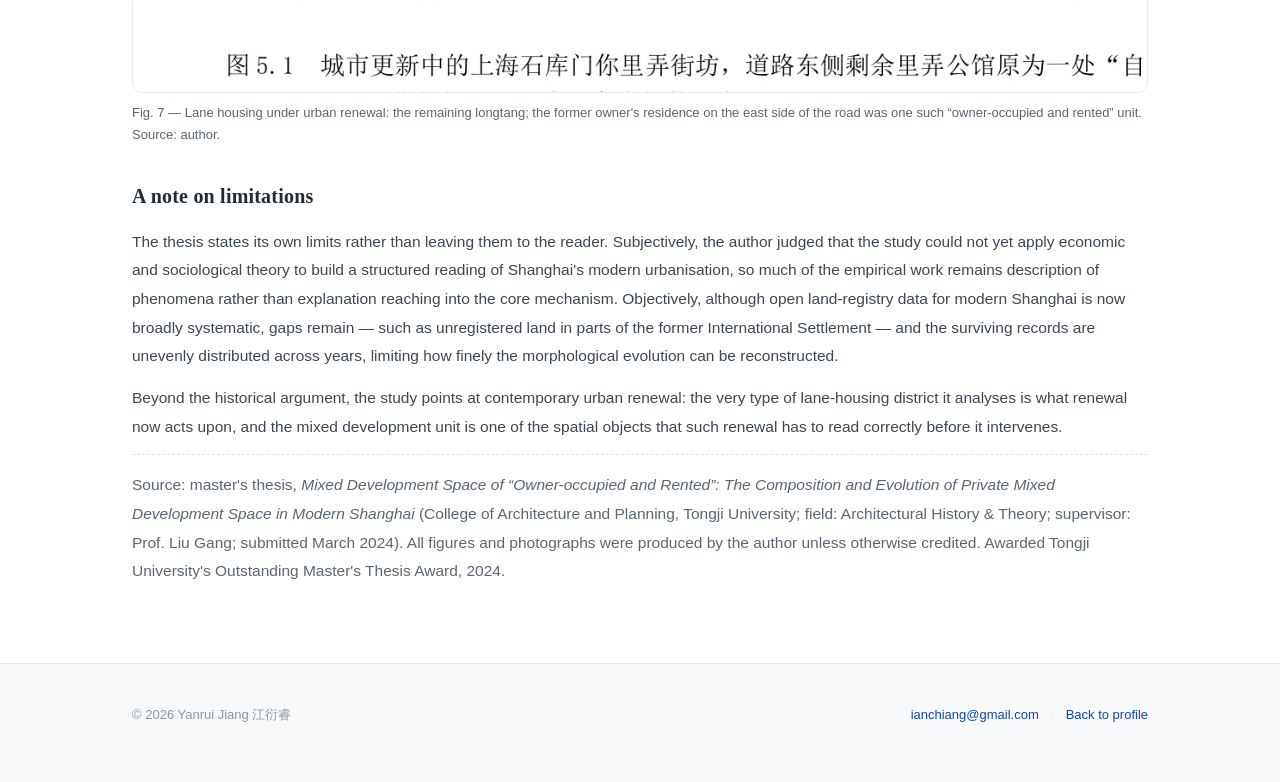
<file: projects/tongji.html>
<!DOCTYPE html>
<html lang="en">
<head>
<meta charset="UTF-8">
<meta name="viewport" content="width=device-width, initial-scale=1">
<title>“Owner-occupied and Rented” — Private Mixed Development Space in Modern Shanghai — Yanrui Jiang</title>
<meta name="description" content="Master's thesis at Tongji University: the composition and evolution of private mixed development space in modern Shanghai — morphology, historical land-registry evidence and eight case studies of landlords' self-occupied and rental development.">
<meta name="author" content="Yanrui Jiang">
<link rel="icon" href="data:image/svg+xml,<svg xmlns='http://www.w3.org/2000/svg' viewBox='0 0 64 64'><rect width='64' height='64' rx='12' fill='%2317242f'/><text x='32' y='44' font-size='34' font-family='Georgia,serif' fill='%232260E8' text-anchor='middle'>J</text></svg>">
<link rel="stylesheet" href="../assets/site.css">
<link rel="stylesheet" href="../assets/mobile-fix.css">
</head>
<!--
  ============================================================================
  内容依据：2030031_江衍睿_自住与招租——近代上海私有混合开发空间的构成与演进.pdf
  注意：论文封面/页眉的正式标题是「构成与演变」，与文件名里的「演进」不同，
  本页按论文封面口径写作「演变」。见 projects/项目图文_待回填清单.md 第 3 条。
  ============================================================================
-->
<body data-title-en="“Owner-occupied and Rented” — Private Mixed Development Space in Modern Shanghai — Yanrui Jiang" data-title-zh="自住与招租——上海近代私有混合开发空间的构成与演变 — 江衍睿">

<div class="top">
  <div class="wrap">
    <a class="brand" href="../index.html" style="text-decoration:none">Yanrui <em>Jiang</em></a>
    <nav class="tabs" role="tablist">
      <a class="tab" href="../site.html#cv"><span data-en="Who am I?" data-zh="我是谁？">Who am I?</span></a>
      <a class="tab tab-on" href="../site.html#research"><span data-en="Urban Studies" data-zh="城市研究">Urban Studies</span></a>
      <a class="tab" href="../site.html#photography"><span data-en="Urban Wandering" data-zh="城市漫游">Urban Wandering</span></a>
    </nav>
    <div class="langsw">
      <button data-lang-btn="en" type="button">EN</button>
      <button data-lang-btn="zh" type="button">中</button>
    </div>
  </div>
</div>

<header class="p-hero">
  <div class="wrap">
    <a class="backlink" href="../index.html" data-en="← Back to profile" data-zh="← 返回个人主页">← Back to profile</a>
    <p class="p-kicker" data-en="Master's thesis · Tongji University · Architectural History &amp; Theory · 2024" data-zh="硕士学位论文 · 同济大学 · 建筑历史与理论 · 2024">Master's thesis · Tongji University · Architectural History &amp; Theory · 2024</p>
    <h1 data-en="Mixed Development Space of “Owner-occupied and Rented”" data-zh="自住与招租">Mixed Development Space of “Owner-occupied and Rented”</h1>
    <p class="role-sub" style="font-size:16px;margin:-4px 0 18px" data-en="The composition and evolution of private mixed development space in modern Shanghai" data-zh="上海近代私有混合开发空间的构成与演变">The composition and evolution of private mixed development space in modern Shanghai</p>
    <div class="chips">
      <span class="chip"><span class="dot"></span><span data-en="College of Architecture and Planning, Tongji University" data-zh="同济大学建筑与城市规划学院">College of Architecture and Planning, Tongji University</span></span>
      <span class="chip"><span class="dot"></span><span data-en="Supervisor: Prof. Liu Gang" data-zh="导师：刘刚 副教授">Supervisor: Prof. Liu Gang</span></span>
      <span class="chip"><span class="dot"></span><span data-en="Field: Architectural History &amp; Theory" data-zh="二级学科：建筑历史与理论">Field: Architectural History &amp; Theory</span></span>
      <span class="chip"><span class="dot"></span><span data-en="Submitted March 2024" data-zh="2024 年 3 月提交">Submitted March 2024</span></span>
    </div>
    <div class="facts">
      <div class="fact"><b>8</b><span data-en="case studies across Shanghai's districts" data-zh="个跨片区的典型个案">case studies across Shanghai's districts</span></div>
      <div class="fact"><b>3</b><span data-en="research questions: concept, distribution, composition" data-zh="个研究问题：概念、分布、构成">research questions: concept, distribution, composition</span></div>
      <div class="fact"><b>1948</b><span data-en="Shanghai land-atlas base for the mapping" data-zh="年上海天地图为制图底本">Shanghai land-atlas base for the mapping</span></div>
      <div class="fact"><b>2024</b><span data-en="Outstanding Master's Thesis Award, Tongji" data-zh="年同济大学优秀硕士论文">Outstanding Master's Thesis Award, Tongji</span></div>
    </div>
  </div>
</header>

<section>
  <div class="wrap prose">

    <h2 data-en="The phenomenon" data-zh="现象">The phenomenon</h2>
    <p data-en="High-density mixed residence of landlords and tenants on the same development plot was a common phenomenon in modern urban Shanghai. In physical terms it took the form of a mix: the owner-occupied part — larger, more ornately decorated, more elaborately constructed — and the rental part used by tenants — smaller, more modestly decorated, more economically built. Together they constitute a recognisable, typologically definable combination of spatial elements in Shanghai's modern urbanisation." data-zh="地主与房客在同一开发地块上的高密度混合居住，是上海近代城区中的常见现象。在物质空间方面表现为：地主自用的规模较大、装饰较华丽、建造方式更考究的自住部分，与租户使用的规模较小、装饰较朴素、建造方式更经济的招租部分相混合——这是一种可被识别、并可类型化定义的近代城市化空间要素组合现象。">High-density mixed residence of landlords and tenants on the same development plot was a common phenomenon in modern urban Shanghai. In physical terms it took the form of a mix: the owner-occupied part — larger, more ornately decorated, more elaborately constructed — and the rental part used by tenants — smaller, more modestly decorated, more economically built. Together they constitute a recognisable, typologically definable combination of spatial elements in Shanghai's modern urbanisation.</p>
    <p data-en="A 1997 description in <em>Shanghai Longtang</em> captures it well: a wealthy owner would first build a lane of rental housing along the street frontage, and place his own residence at the far end of the lane, concealed from the road. The lane was the business; the house at the back was the home." data-zh="罗小未、伍江在 1997 年《上海弄堂》前言中的一段描述颇能说明这种情形：有些富人为自己建造大公馆时，并不堂而皇之地建在大街上，而是先在沿马路一带建一个弄堂用以出租，自己的公馆则建在弄堂末端，隐蔽起来。弄堂是生意，弄堂尽头的宅子是家。">A 1997 description in <em>Shanghai Longtang</em> captures it well: a wealthy owner would first build a lane of rental housing along the street frontage, and place his own residence at the far end of the lane, concealed from the road. The lane was the business; the house at the back was the home.</p>

    <h2 data-en="Three research questions" data-zh="三个研究问题" style="margin-top:34px">Three research questions</h2>
    <ul class="bul">
      <li data-en="<strong>Concept.</strong> What exactly is “owner-occupied and rented” mixed development space, and what does it contain? Earlier studies mentioned the phenomenon in passing — Wang Shaozhou used Hongdeli on Xiamen Road to illustrate owner-occupation plus rental development as a feature of early lane housing — but never defined it as a mature development model grounded in documented cases." data-zh="<strong>概念问题。</strong>「自住与招租」混合开发空间究竟是什么，包含哪些内容？既往研究只是偶有提及——王绍周曾以厦门路洪德里为例，把业主自住与招租开发作为早期石库门里弄的一个典型特征——但并未基于实证案例把它准确定义为一种成熟的开发模式。"><strong>Concept.</strong> What exactly is “owner-occupied and rented” mixed development space, and what does it contain? Earlier studies mentioned the phenomenon in passing — Wang Shaozhou used Hongdeli on Xiamen Road to illustrate owner-occupation plus rental development as a feature of early lane housing — but never defined it as a mature development model grounded in documented cases.</li>
      <li data-en="<strong>Distribution.</strong> Through historical drawings, archives and text, identify and map these spaces across the core of modern urban Shanghai, establish their distribution characteristics, and use them as a lens on how the material composition and evolution differed between districts." data-zh="<strong>分布问题。</strong>通过近代上海丰富多元的历史图档与文字资料，对核心区内的「自住与招租」混合开发空间进行识别与图示，明确其分布特征，并以这一视角探究不同片区的物质构成与演变差异。"><strong>Distribution.</strong> Through historical drawings, archives and text, identify and map these spaces across the core of modern urban Shanghai, establish their distribution characteristics, and use them as a lens on how the material composition and evolution differed between districts.</li>
      <li data-en="<strong>Composition.</strong> Based on the physical space and social substrate of different districts, reconstruct the genesis, composition and evolution of typical cases, and ask how the development unit was constituted and how it reflected the character of its district." data-zh="<strong>构成问题。</strong>基于不同片区的物质空间与社会基底，对典型案例的生成、构成与演变进行实证还原，探究其开发单元的构成为何，以及它如何反映所在片区的特征。"><strong>Composition.</strong> Based on the physical space and social substrate of different districts, reconstruct the genesis, composition and evolution of typical cases, and ask how the development unit was constituted and how it reflected the character of its district.</li>
    </ul>

    <h2 data-en="Method" data-zh="研究方法" style="margin-top:34px">Method</h2>
    <ul class="bul">
      <li data-en="<strong>Morpho-typological spatial reading</strong> — to recognise and define the space type conceptually." data-zh="<strong>基于形态类型学的空间认知与概念定义方法</strong>——用于识别并概念化定义这一空间类型。"><strong>Morpho-typological spatial reading</strong> — to recognise and define the space type conceptually.</li>
      <li data-en="<strong>Historical land-registry evidence</strong> — systematic use of Shanghai's modern land and cadastral records, historical drawings and municipal archives." data-zh="<strong>基于上海近代历史地政数据的实证研究</strong>——系统爬梳近代土地契证、历史图档与市政档案。"><strong>Historical land-registry evidence</strong> — systematic use of Shanghai's modern land and cadastral records, historical drawings and municipal archives.</li>
      <li data-en="<strong>Urban social geography</strong> — to interpret the spatial phenomena in relation to their social and economic conditions." data-zh="<strong>基于城市社会地理学的空间现象解读</strong>——把空间现象放回其社会与经济条件中解释。"><strong>Urban social geography</strong> — to interpret the spatial phenomena in relation to their social and economic conditions.</li>
    </ul>
    <figure class="shot">
      <img src="../assets/projects/tongji/01-research-framework.webp" alt="Research framework">
      <figcaption data-en="Fig. 1 — Research framework. Source: author." data-zh="图 1 — 研究框架。来源：作者。">Fig. 1 — Research framework. Source: author.</figcaption>
    </figure>

    <h2 data-en="Concepts and distribution" data-zh="概念与分布" style="margin-top:34px">Concepts and distribution</h2>
    <p data-en="The study found the practice present in every district of modern urban Shanghai and across every phase of its urbanisation. From the organic traditional lanes of the old county town, through the dense early-concession lane housing, to settlements formed by the densification of traditional dwelling, and out to the low-density new lanes and modern apartments of the western districts — the phenomenon appears in many forms." data-zh="研究发现，这一实践可见诸上海近代城区的各个片区，并贯穿上海近代城市化的各个阶段。从老城厢有机的传统街巷，到早期租界城市化所产生的高密度石库门里弄，再到由传统定居加密发展而来的棚户与聚居点，直至西区低密度的新式里弄与摩登公寓——这一现象以丰富的形式出现。">The study found the practice present in every district of modern urban Shanghai and across every phase of its urbanisation. From the organic traditional lanes of the old county town, through the dense early-concession lane housing, to settlements formed by the densification of traditional dwelling, and out to the low-density new lanes and modern apartments of the western districts — the phenomenon appears in many forms.</p>
    <p data-en="Critically, the building types on both sides of the arrangement were not fixed: the owner-occupied core could be a traditional courtyard house, a garden villa, or a top-floor apartment in a modern block, while the rental hinterland covered almost every collective dwelling type in Shanghai's modern urbanisation. That is what makes it not a local curiosity but a mature and widely applied model." data-zh="关键在于，两侧的建筑类型并不固定：作为开发单元核心的自住建筑，可以是一座传统的本地合院、一座花园洋房，也可以是摩登公寓的顶层套间；而作为背景要素的招租部分，则几乎涵盖了上海近代城市化过程中的所有集合居住建筑类型。这使它不只是一处地方特例，而是一种被广泛使用的成熟模式。">Critically, the building types on both sides of the arrangement were not fixed: the owner-occupied core could be a traditional courtyard house, a garden villa, or a top-floor apartment in a modern block, while the rental hinterland covered almost every collective dwelling type in Shanghai's modern urbanisation. That is what makes it not a local curiosity but a mature and widely applied model.</p>
    <figure class="shot">
      <img src="../assets/projects/tongji/02-distribution-map.webp" alt="Distribution of mixed development space, south Shanghai">
      <figcaption data-en="Fig. 2 — Distribution of “owner-occupied and rented” mixed development space north of Lujiabang Road, south Shanghai. Source: author, drawn on the 1948 Shanghai land atlas." data-zh="图 2 — 「自住与招租」混合开发空间在沪南区陆家浜路以北城区的分布图示。来源：作者基于 1948 年上海天地图自绘。">Fig. 2 — Distribution of “owner-occupied and rented” mixed development space north of Lujiabang Road, south Shanghai. Source: author, drawn on the 1948 Shanghai land atlas.</figcaption>
    </figure>

    <h2 data-en="Pattern characteristics" data-zh="模式特征" style="margin-top:34px">Pattern characteristics</h2>
    <ul class="bul">
      <li data-en="<strong>Who the developers were.</strong> Not a narrow class: merchant families from Ningbo, Dinghai and Nanhui, compradors, industrialists, foreign businessmen such as Henry Morriss, and modern architects acting as developers — different social backgrounds, same development logic." data-zh="<strong>开发业主是谁。</strong>并非单一阶层：宁波、定海、南汇等地的商人家族，买办，实业家，以及像亨里·马立斯这样的外国商人，还有以开发者身份参与的近代建筑师——社会属性各异，开发逻辑却相同。"><strong>Who the developers were.</strong> Not a narrow class: merchant families from Ningbo, Dinghai and Nanhui, compradors, industrialists, foreign businessmen such as Henry Morriss, and modern architects acting as developers — different social backgrounds, same development logic.</li>
      <li data-en="<strong>Functional composition.</strong> The model was a way of earning a return within a relatively small development unit, adjusting the relation between the owner's own life and the rented production of income." data-zh="<strong>功能组合特征。</strong>这一模式提供了一种在相对小尺度的开发单元内获取收益的策略——业主通过调整自住生活与招租收益之间的关系来组织空间。"><strong>Functional composition.</strong> The model was a way of earning a return within a relatively small development unit, adjusting the relation between the owner's own life and the rented production of income.</li>
      <li data-en="<strong>Physical characteristics and adaptability.</strong> The type was never frozen: it adapted strongly to owner type, spatial strategy and functional demand, and achieved the close coexistence of contradictory elements over more than a century of built fact." data-zh="<strong>物质空间特征与适应性。</strong>这一类型并非固化的空间形式：它面向业主类型、空间策略与功能需求表现出很强的适应性，在百余年的建成事实中实现了多种矛盾与差异要素的近距离共存。"><strong>Physical characteristics and adaptability.</strong> The type was never frozen: it adapted strongly to owner type, spatial strategy and functional demand, and achieved the close coexistence of contradictory elements over more than a century of built fact.</li>
    </ul>
    <div class="figrow">
      <figure class="shot">
        <img src="../assets/projects/tongji/03-typology-function.webp" alt="Functional organisation characteristics">
        <figcaption data-en="Fig. 3 — Functional organisation of the mixed development space. Source: author." data-zh="图 3 — 「自住与招租」混合开发空间组织方式的功能组织特征。来源：作者。">Fig. 3 — Functional organisation of the mixed development space. Source: author.</figcaption>
      </figure>
      <figure class="shot">
        <img src="../assets/projects/tongji/04-typology-scales.webp" alt="Types of practical scale">
        <figcaption data-en="Fig. 4 — Types of practical scale in the mixed development space. Source: author." data-zh="图 4 — 「自住与招租」混合开发空间的实践尺度类型。来源：作者。">Fig. 4 — Types of practical scale in the mixed development space. Source: author.</figcaption>
      </figure>
    </div>

    <h2 data-en="Eight cases, eight districts" data-zh="八个个案，八个片区" style="margin-top:34px">Eight cases, eight districts</h2>
    <p data-en="The case chapter reconstructs the genesis, composition and evolution of eight developments, each rooted in a different urbanisation setting and a different kind of owner." data-zh="个案章对八处开发实践进行了生成、构成与演变的实证还原，每一处都植根于不同的城市化环境与不同类型的业主。">The case chapter reconstructs the genesis, composition and evolution of eight developments, each rooted in a different urbanisation setting and a different kind of owner.</p>
    <ul class="bul">
      <li data-en="<strong>Tongrenli</strong> — mixed development in the old county town; developer: the Cao family." data-zh="<strong>同仁里</strong>——旧县城的混合开发；开发业主：曹氏家族。"><strong>Tongrenli</strong> — mixed development in the old county town; developer: the Cao family.</li>
      <li data-en="<strong>Jixianglong</strong> — the traditional city ward, formed alongside the Jiuda wharf; developer: the Li family of Zhenhai, Ningbo." data-zh="<strong>吉祥弄</strong>——传统城厢，与久大码头相伴形成；开发业主：宁波镇海李氏家族。"><strong>Jixianglong</strong> — the traditional city ward, formed alongside the Jiuda wharf; developer: the Li family of Zhenhai, Ningbo.</li>
      <li data-en="<strong>Hongdeli</strong> — high-density built-up area of the central International Settlement; developer: the Dinghai merchant Hong Peiqing." data-zh="<strong>洪德里</strong>——公共租界中区高密度建成区；开发业主：浙江定海商人洪佩卿。"><strong>Hongdeli</strong> — high-density built-up area of the central International Settlement; developer: the Dinghai merchant Hong Peiqing.</li>
      <li data-en="<strong>Yukangli</strong> — high-density built-up area of the French Concession, formed from land subdivided out of a hospital reserve; developer: the Chen family of Nanhui." data-zh="<strong>余康里</strong>——法租界高密度建成区，由公济医院预留地分地形成；开发业主：江苏南汇陈氏家族。"><strong>Yukangli</strong> — high-density built-up area of the French Concession, formed from land subdivided out of a hospital reserve; developer: the Chen family of Nanhui.</li>
      <li data-en="<strong>Gongyifang</strong> — a Cantonese community in the northern International Settlement; developers: the brothers Chen Bingqian and Chen Fuchen." data-zh="<strong>公益坊</strong>——公共租界北界粤人聚居区；开发业主：陈炳谦与陈辅臣兄弟。"><strong>Gongyifang</strong> — a Cantonese community in the northern International Settlement; developers: the brothers Chen Bingqian and Chen Fuchen.</li>
      <li data-en="<strong>Guangyuli</strong> — the eastern industrial district of the International Settlement, tied to the Dalong machine works; developer: Yan Yutang." data-zh="<strong>光裕里</strong>——公共租界东工业区，与大隆机器铁厂相关；开发业主：严裕棠。"><strong>Guangyuli</strong> — the eastern industrial district of the International Settlement, tied to the Dalong machine works; developer: Yan Yutang.</li>
      <li data-en="<strong>Morriss Village</strong> — the western district of the International Settlement; developer: Henry Morriss and family." data-zh="<strong>马立斯</strong>——公共租界西区；开发业主：亨里·马立斯及其家族。"><strong>Morriss Village</strong> — the western district of the International Settlement; developer: Henry Morriss and family.</li>
      <li data-en="<strong>Xiefa Apartments</strong> — the former French Concession west of Route Sœur; developers: the architects Fan Wenzhao and Yang Weibin, working in a new building type." data-zh="<strong>协发公寓</strong>——霞飞路以北、善钟路以西的原法租界区域；开发业主：建筑师范文照与杨渭滨，并涉及新的建筑类型。"><strong>Xiefa Apartments</strong> — the former French Concession west of Route Sœur; developers: the architects Fan Wenzhao and Yang Weibin, working in a new building type.</li>
    </ul>
    <div class="figrow">
      <figure class="shot">
        <img src="../assets/projects/tongji/05-case-tongrenli.webp" alt="Tongrenli, 1948">
        <figcaption data-en="Fig. 5 — Tongrenli (1948). Source: author, drawn on the 1948 Shanghai land atlas." data-zh="图 5 — 同仁里（1948）。来源：作者基于 1948 年上海天地图绘制。">Fig. 5 — Tongrenli (1948). Source: author, drawn on the 1948 Shanghai land atlas.</figcaption>
      </figure>
      <figure class="shot">
        <img src="../assets/projects/tongji/06-case-hongdeli-now.webp" alt="Hongdeli, aerial view 2022">
        <figcaption data-en="Fig. 6 — Hongdeli today (aerial view, 2022); the street-front shops on the north side were rebuilt after 1949. Source: author." data-zh="图 6 — 洪德里现状航拍（2022），北侧沿街市房在解放后被翻建。来源：作者。">Fig. 6 — Hongdeli today (aerial view, 2022); the street-front shops on the north side were rebuilt after 1949. Source: author.</figcaption>
      </figure>
    </div>

    <h2 data-en="Conclusions" data-zh="研究结论" style="margin-top:34px">Conclusions</h2>
    <ul class="bul">
      <li data-en="The practice originated in Shanghai's traditional market towns but spread across every district and every phase of modern urbanisation. Behind the ubiquity of the built fact lies an urbanisation mechanism based on the <strong>commodification and privatisation of land</strong>." data-zh="这一实践源于上海传统市镇，却覆盖了上海近代城区的各个片区与城市化的各个阶段。在这种普遍分布的物质建成现实背后，是基于<strong>土地商品化和私有化</strong>的城市化机制。">The practice originated in Shanghai's traditional market towns but spread across every district and every phase of modern urbanisation. Behind the ubiquity of the built fact lies an urbanisation mechanism based on the <strong>commodification and privatisation of land</strong>.</li>
      <li data-en="Under the concession authorities' relatively light-touch control of private owners — before 1927 the settlement administrations did not closely regulate the functional content of urban development, limiting themselves to facility safety, build quality and utility connections — owners' initiative over their own land was strongly activated. Using self-occupied land for rental housing development became a viable model, and owners of every social background took part." data-zh="在租界市政当局对私人业主相对宽松的管控之下——1927 年之前，租界当局并未对城市化开发的功能内容进行严格的细分管控，管理主要限于设施安全、建造质量与市政线路接通——业主对自有土地的能动性被大大激发。利用自住土地进行招租住宅开发成为一种可行模式，不同社会属性的业主都积极参与其中。">Under the concession authorities' relatively light-touch control of private owners — before 1927 the settlement administrations did not closely regulate the functional content of urban development, limiting themselves to facility safety, build quality and utility connections — owners' initiative over their own land was strongly activated. Using self-occupied land for rental housing development became a viable model, and owners of every social background took part.</li>
      <li data-en="The ubiquity of this space provides a visible, tangible measure for reading Shanghai's modern urbanisation: its region-wide distribution reflects the <strong>dispersed speculative character</strong> of the macro mechanism, while its district-level fluctuations reflect the overall trend of urbanisation." data-zh="这一空间的普遍性，为观察上海近代空间城市化提供了一个可视可感的量度：其全域分布特征反映了宏观机制中面向私人业主的<strong>分散投机</strong>特征，其分布规模的区域性增减则反映了城市化的总体趋势。">The ubiquity of this space provides a visible, tangible measure for reading Shanghai's modern urbanisation: its region-wide distribution reflects the <strong>dispersed speculative character</strong> of the macro mechanism, while its district-level fluctuations reflect the overall trend of urbanisation.</li>
      <li data-en="But the model was <strong>not sustainable</strong> over the long run. Internally, spatial, economic and social contradictions at the micro plot scale pushed it apart — either the owner-occupier and the tenant separated, or the two converged. Externally, as social differentiation grew with the scale of urbanised space, the city expanded outwards with low-density garden villas, new lanes and modern apartments for wealthier classes while densifying earlier districts with higher-density lane housing. In that setting, the mixed development model ran its course — in the end reduced from a working <em>model</em> to a mere <em>form</em>." data-zh="但这一模式在长周期中<strong>缺乏可持续性</strong>。内在方面，微观开发地块尺度上的空间、经济与社会矛盾促使其走向解体——或是「自住业主」与「赁居租客」分离，或是二者趋同。外在方面，随着城市化空间尺度的增加，社会分异程度加剧：城市以面向富裕阶层的低密度花园洋房、新式里弄与近代公寓向外扩张，同时以更高密度的里弄住房对早期城市化片区进一步加密。在这一宏观背景下，「自住与招租」混合开发空间也走向了终末——最终从一种可运作的<em>模式</em>退化为徒有其表的<em>形式</em>。">But the model was <strong>not sustainable</strong> over the long run. Internally, spatial, economic and social contradictions at the micro plot scale pushed it apart — either the owner-occupier and the tenant separated, or the two converged. Externally, as social differentiation grew with the scale of urbanised space, the city expanded outwards with low-density garden villas, new lanes and modern apartments for wealthier classes while densifying earlier districts with higher-density lane housing. In that setting, the mixed development model ran its course — in the end reduced from a working <em>model</em> to a mere <em>form</em>.</li>
      <li data-en="The type evolution visible beneath the diversity is at once a sign of rising productive capacity and a micro-level feedback of intensifying macro social differentiation." data-zh="多样性之下的类型演变，既是生产力提高的象征，也是宏观城市社会分异加剧在微观层面的反馈。">The type evolution visible beneath the diversity is at once a sign of rising productive capacity and a micro-level feedback of intensifying macro social differentiation.</li>
    </ul>
    <figure class="shot">
      <img src="../assets/projects/tongji/07-renewal-now.webp" alt="Lane housing under urban renewal">
      <figcaption data-en="Fig. 7 — Lane housing under urban renewal: the remaining longtang; the former owner's residence on the east side of the road was one such “owner-occupied and rented” unit. Source: author." data-zh="图 7 — 城市更新中的上海石库门里弄街坊：道路东侧剩余的里弄公馆，原为一处「自住与招租」混合开发单元。来源：作者。">Fig. 7 — Lane housing under urban renewal: the remaining longtang; the former owner's residence on the east side of the road was one such “owner-occupied and rented” unit. Source: author.</figcaption>
    </figure>

    <h2 data-en="A note on limitations" data-zh="作者自述的研究局限" style="margin-top:34px">A note on limitations</h2>
    <p data-en="The thesis states its own limits rather than leaving them to the reader. Subjectively, the author judged that the study could not yet apply economic and sociological theory to build a structured reading of Shanghai's modern urbanisation, so much of the empirical work remains description of phenomena rather than explanation reaching into the core mechanism. Objectively, although open land-registry data for modern Shanghai is now broadly systematic, gaps remain — such as unregistered land in parts of the former International Settlement — and the surviving records are unevenly distributed across years, limiting how finely the morphological evolution can be reconstructed." data-zh="论文把局限写在了正文里。主观方面，作者认为以当时的学习程度，尚无法利用经济学、社会学理论对上海近代的城市化空间现象形成结构化的解读，这使实证研究多停留于现象描述，未能深入机制核心进行解释。客观方面，虽然上海近代城市地政数据的开源已初具系统特征，但仍存在类似原公共租界「未登记土地」这类信息空白，且公开地政数据的年段分布不均匀，无法对城市形态演变进行更为精细的还原。">The thesis states its own limits rather than leaving them to the reader. Subjectively, the author judged that the study could not yet apply economic and sociological theory to build a structured reading of Shanghai's modern urbanisation, so much of the empirical work remains description of phenomena rather than explanation reaching into the core mechanism. Objectively, although open land-registry data for modern Shanghai is now broadly systematic, gaps remain — such as unregistered land in parts of the former International Settlement — and the surviving records are unevenly distributed across years, limiting how finely the morphological evolution can be reconstructed.</p>
    <p data-en="Beyond the historical argument, the study points at contemporary urban renewal: the very type of lane-housing district it analyses is what renewal now acts upon, and the mixed development unit is one of the spatial objects that such renewal has to read correctly before it intervenes." data-zh="除历史论证之外，研究也指向当代城市更新：论文所分析的这类里弄街区，正是今天更新实践作用的对象；而「自住与招租」混合开发单元，正是更新在介入之前必须先正确读懂的空间对象之一。">Beyond the historical argument, the study points at contemporary urban renewal: the very type of lane-housing district it analyses is what renewal now acts upon, and the mixed development unit is one of the spatial objects that such renewal has to read correctly before it intervenes.</p>

    <p class="footnote" data-en="Source: master's thesis, <em>Mixed Development Space of “Owner-occupied and Rented”: The Composition and Evolution of Private Mixed Development Space in Modern Shanghai</em> (College of Architecture and Planning, Tongji University; field: Architectural History &amp; Theory; supervisor: Prof. Liu Gang; submitted March 2024). All figures and photographs were produced by the author unless otherwise credited. Awarded Tongji University's Outstanding Master's Thesis Award, 2024." data-zh="来源：硕士学位论文《自住与招租——上海近代私有混合开发空间的构成与演变》（同济大学建筑与城市规划学院；二级学科：建筑历史与理论；导师：刘刚 副教授；2024 年 3 月提交）。图件与照片除注明外均由本人制作。获同济大学 2024 年优秀硕士论文。">Source: master's thesis, <em>Mixed Development Space of “Owner-occupied and Rented”: The Composition and Evolution of Private Mixed Development Space in Modern Shanghai</em> (College of Architecture and Planning, Tongji University; field: Architectural History &amp; Theory; supervisor: Prof. Liu Gang; submitted March 2024). All figures and photographs were produced by the author unless otherwise credited. Awarded Tongji University's Outstanding Master's Thesis Award, 2024.</p>

  </div>
</section>

<footer>
  <div class="wrap">
    <span>© <span id="yr">2026</span> Yanrui Jiang 江衍睿</span>
    <span>
      <a href="mailto:ianchiang@gmail.com" data-en="ianchiang@gmail.com" data-zh="2801400978@qq.com" data-en-href="mailto:ianchiang@gmail.com" data-zh-href="mailto:2801400978@qq.com">ianchiang@gmail.com</a>
      <span style="padding:0 8px;color:var(--line)">·</span>
      <a href="../site.html#research" data-en="Back to profile" data-zh="返回个人主页">Back to profile</a>
    </span>
  </div>
</footer>

<script src="../assets/site.js"></script>
</body>
</html>
</file>
<file: assets/site.css>
:root{
    --navy:#17242f;
    --ink:#202b35;
    --body:#3c4753;
    --muted:#5a6672;
    --faint:#8b96a1;
    --accent:#2260E8;
    --accent-dark:#1246AC;
    --accent-soft:#EFF4FF;
    --line:#dce1e5;
    --line-soft:#e8ebef;
    --bg:#ffffff;
    --bg-alt:#f7f9fb;
    --radius:14px;
    --maxw:1080px;
  }
  *{box-sizing:border-box}
  html{scroll-behavior:smooth}
  body{
    margin:0;background:var(--bg);color:var(--body);
    font-family:"Inter","Helvetica Neue",-apple-system,BlinkMacSystemFont,"Segoe UI","Noto Sans SC","PingFang SC","Microsoft YaHei",sans-serif;
    font-size:16px;line-height:1.72;-webkit-font-smoothing:antialiased;
    -webkit-print-color-adjust:exact;print-color-adjust:exact;
  }
  a{color:var(--accent-dark);text-decoration:none}
  a:hover{text-decoration:underline}
  .wrap{max-width:var(--maxw);margin:0 auto;padding:0 32px}
  h1,h2,h3,h4{font-family:Georgia,"Times New Roman","Songti SC",serif;color:var(--ink);font-weight:600;letter-spacing:.01em}

  /* ---------- top bar ---------- */
  .top{position:sticky;top:0;z-index:50;background:rgba(255,255,255,.92);backdrop-filter:blur(10px);border-bottom:1px solid var(--line-soft)}
  .top .wrap{display:flex;align-items:center;gap:24px;height:64px}
  .brand{font-family:Georgia,serif;font-weight:600;color:var(--navy);font-size:15px;letter-spacing:.14em;text-transform:uppercase;white-space:nowrap}
  .brand em{font-style:normal;color:var(--accent)}
  nav.main{margin-left:auto;display:flex;gap:22px;font-size:13.5px}
  nav.main a{color:var(--muted);letter-spacing:.02em}
  nav.main a:hover{color:var(--accent-dark);text-decoration:none}
  .langsw{display:flex;border:1px solid var(--line);border-radius:999px;overflow:hidden;font-size:12px}
  .langsw button{background:none;border:0;padding:5px 12px;cursor:pointer;color:var(--muted);font:inherit;letter-spacing:.04em}
  .langsw button.on{background:var(--navy);color:#fff}

  /* ---------- hero ---------- */
  header.hero{background:linear-gradient(180deg,var(--bg-alt) 0%,#fff 100%);border-bottom:1px solid var(--line-soft)}
  .hero-grid{display:grid;grid-template-columns:1fr 208px;gap:56px;align-items:center;padding:64px 0 56px}
  h1.name{font-size:44px;line-height:1.15;margin:0 0 6px}
  .name-cn{font-family:"Noto Sans SC","PingFang SC","Microsoft YaHei",sans-serif;font-size:20px;color:var(--muted);letter-spacing:.28em;margin:0 0 18px}
  .role{font-size:19px;color:var(--navy);font-weight:500;margin:0 0 4px}
  .role-sub{font-size:14.5px;color:var(--muted);margin:0 0 22px}
  .chips{display:flex;flex-wrap:wrap;gap:10px;margin-bottom:26px}
  .chip{display:inline-flex;align-items:center;gap:7px;font-size:13px;color:var(--ink);background:#fff;border:1px solid var(--line);border-radius:999px;padding:6px 13px}
  .chip b{font-weight:600}
  .chip .dot{width:6px;height:6px;border-radius:50%;background:var(--accent);flex:0 0 auto}
  .cta{display:flex;flex-wrap:wrap;gap:12px}
  .btn{display:inline-flex;align-items:center;gap:8px;font-size:14px;font-weight:500;border-radius:10px;padding:11px 20px;border:1px solid transparent;transition:.15s}
  .btn:hover{text-decoration:none}
  .btn-primary{background:var(--accent);color:#fff}
  .btn-primary:hover{background:var(--accent-dark)}
  .btn-ghost{border-color:var(--line);color:var(--ink);background:#fff}
  .btn-ghost:hover{border-color:var(--accent);color:var(--accent-dark)}
  .portrait{position:relative}
  .portrait img{width:208px;height:208px;object-fit:cover;border-radius:var(--radius);display:block;box-shadow:0 18px 40px -18px rgba(23,36,47,.45)}
  .portrait::after{content:"";position:absolute;inset:14px -14px -14px 14px;border:1px solid var(--accent);border-radius:var(--radius);z-index:-1}

  /* ---------- sections ---------- */
  section{padding:64px 0;border-bottom:1px solid var(--line-soft)}
  section.alt{background:var(--bg-alt)}
  .sec-head{display:flex;align-items:baseline;gap:16px;margin-bottom:34px}
  .sec-num{font-family:Georgia,serif;font-size:13px;color:var(--accent);letter-spacing:.16em}
  h2{font-size:26px;margin:0}
  .sec-rule{flex:1;height:1px;background:var(--line)}
  .lede{font-size:17px;line-height:1.85;max-width:none;margin:0 0 8px}

  /* ---------- timeline entries ---------- */
  .entry{padding:0 0 30px 26px;border-left:2px solid var(--line-soft);position:relative;margin-bottom:6px}
  .entry:last-child{border-left-color:transparent;padding-bottom:0}
  .entry::before{content:"";position:absolute;left:-7px;top:8px;width:12px;height:12px;border-radius:50%;background:#fff;border:2px solid var(--accent)}
  .entry-head{display:flex;flex-wrap:wrap;align-items:baseline;gap:6px 14px;margin-bottom:4px}
  .entry h3{font-size:17.5px;margin:0;font-family:inherit;font-weight:600;color:var(--navy);letter-spacing:0}
  .org{font-size:14.5px;color:var(--accent-dark);font-weight:500}
  .when{margin-left:auto;font-size:13px;color:var(--faint);letter-spacing:.03em;white-space:nowrap}
  .entry .sub{font-size:13.5px;color:var(--muted);margin:0 0 10px}
  ul.bul{list-style:none;margin:0;padding:0}
  ul.bul li{position:relative;padding-left:18px;margin-bottom:8px;font-size:15px;line-height:1.7}
  ul.bul li::before{content:"";position:absolute;left:2px;top:.68em;width:5px;height:5px;border-radius:50%;background:var(--accent);opacity:.55}
  ul.bul li:last-child{margin-bottom:0}

  /* ---------- publications ---------- */
  .pub{display:grid;grid-template-columns:78px 1fr;gap:22px;padding:18px 0;border-top:1px solid var(--line-soft)}
  .pub:first-of-type{border-top:0}
  .pub .yr{font-family:Georgia,serif;font-size:14px;color:var(--accent);letter-spacing:.06em;padding-top:2px}
  .pub .t{font-size:15.5px;color:var(--navy);font-weight:500;margin:0 0 3px}
  .pub .v{font-size:13.5px;color:var(--muted);font-style:italic;margin:0}
  .pub .badge{display:inline-block;font-size:11px;font-style:normal;letter-spacing:.08em;text-transform:uppercase;color:#fff;background:var(--accent);border-radius:4px;padding:2px 7px;margin-left:8px;vertical-align:1.5px}
  .footnote{font-size:13px;color:var(--muted);margin-top:22px;padding-top:16px;border-top:1px dashed var(--line)}
  .footnote sup{color:var(--accent)}

  /* ---------- education ---------- */
  .edu{display:grid;grid-template-columns:1fr;gap:20px}
  .edu-item{display:grid;grid-template-columns:180px 1fr;gap:24px;padding:20px 0;border-top:1px solid var(--line-soft)}
  .edu-item:first-child{border-top:0;padding-top:0}
  .edu .period{font-size:13.5px;color:var(--faint);letter-spacing:.03em;padding-top:3px}
  .edu h3{font-size:16.5px;margin:0 0 4px}
  .edu .school{font-size:14.5px;color:var(--accent-dark);font-weight:500;margin:0 0 6px}
  .edu .note{font-size:13.5px;color:var(--muted);margin:0}

  /* ---------- skills ---------- */
  .grid-2{display:grid;grid-template-columns:1fr 1fr;gap:26px 44px}
  .sk{padding:20px 22px;background:#fff;border:1px solid var(--line-soft);border-radius:var(--radius)}
  section.alt .sk{background:#fff}
  .sk h3{font-size:14px;margin:0 0 10px;letter-spacing:.02em;color:var(--accent-dark);font-family:inherit;font-weight:600;text-transform:none}
  .sk p{margin:0;font-size:14.5px;line-height:1.75}
  .sk .tags{display:flex;flex-wrap:wrap;gap:7px;margin-top:2px}
  .tag{font-size:12.5px;color:var(--ink);background:var(--accent-soft);border-radius:6px;padding:4px 10px}

  /* ---------- contact / footer ---------- */
  .contact-grid{display:grid;grid-template-columns:repeat(3,1fr);gap:22px;margin-top:8px}
  .cbox{padding:22px;border:1px solid var(--line-soft);border-radius:var(--radius);background:#fff}
  .cbox .k{font-size:12px;letter-spacing:.16em;text-transform:uppercase;color:var(--faint);margin:0 0 8px}
  .cbox .v{margin:0;font-size:15.5px;color:var(--navy);word-break:break-word}
  footer{padding:40px 0 56px;font-size:13px;color:var(--faint);background:var(--bg-alt)}
  footer .wrap{display:flex;flex-wrap:wrap;gap:12px;justify-content:space-between}

  /* ---------- responsive ---------- */
  @media (max-width:860px){
    .wrap{padding:0 22px}
    .hero-grid{grid-template-columns:1fr;gap:36px;padding:44px 0 40px}
    .portrait{order:-1}
    .portrait img{width:150px;height:150px}
    .portrait::after{display:none}
    h1.name{font-size:34px}
    nav.main{display:none}
    section{padding:46px 0}
    .grid-2,.contact-grid{grid-template-columns:1fr;gap:16px}
    .edu-item{grid-template-columns:1fr;gap:6px}
    .when{margin-left:0;width:100%}
    .pub{grid-template-columns:1fr;gap:6px}
  }

  /* ---------- print ---------- */
  @media print{
    @page{size:A4;margin:14mm}
    .top,nav.main,.cta,.langsw{display:none!important}
    body{font-size:10.5pt;line-height:1.55;color:#222}
    section{padding:16px 0;break-inside:auto}
    header.hero{background:#fff}
    .hero-grid{padding:0 0 14px;grid-template-columns:1fr 130px;gap:24px}
    .portrait img{width:130px;height:130px;box-shadow:none}
    .portrait::after{display:none}
    h1.name{font-size:26pt}
    h2{font-size:15pt;break-after:avoid}
    .sec-head{margin-bottom:14px}
    .entry{break-inside:avoid;padding-bottom:16px}
    .sk,.cbox,.pub{break-inside:avoid}
    a{color:#222;text-decoration:none}
    .footnote{font-size:9pt}
  }

  /* ---------- 首页：项目卡片 ---------- */
  .cards{display:grid;grid-template-columns:repeat(auto-fit,minmax(258px,1fr));gap:22px}
  .card{display:block;padding:26px 26px 22px;border:1px solid var(--line-soft);border-radius:var(--radius);background:#fff;transition:.18s}
  .card:hover{border-color:var(--accent);box-shadow:0 16px 32px -20px rgba(23,36,47,.4);text-decoration:none}
  .card-kicker{display:block;font-size:11.5px;letter-spacing:.15em;text-transform:uppercase;color:var(--accent);font-weight:600;margin-bottom:11px}
  .card h3{font-size:17.5px;margin:0 0 6px;line-height:1.45;font-family:inherit;font-weight:600;color:var(--navy)}
  .card-sup{display:block;font-size:13px;font-weight:500;color:var(--navy);opacity:.72;margin:0 0 12px;line-height:1.55}
  .card p{margin:0 0 16px;font-size:14.5px;color:var(--muted);line-height:1.7}
  .card-more{font-size:13.5px;color:var(--accent-dark);font-weight:500}
  section.alt .card{background:#fff}

  /* ---------- 项目详情页 ---------- */
  .p-hero{background:linear-gradient(180deg,var(--bg-alt) 0%,#fff 100%);border-bottom:1px solid var(--line-soft);padding:40px 0 40px}
  .backlink{display:inline-block;font-size:13px;color:var(--muted);margin-bottom:24px}
  .backlink:hover{color:var(--accent-dark);text-decoration:none}
  .p-kicker{font-size:12px;letter-spacing:.2em;text-transform:uppercase;color:var(--accent);font-weight:600;margin:0 0 12px}
  .p-hero h1{font-size:31px;line-height:1.3;margin:0 0 16px;max-width:860px}
  .p-hero .chips{margin:0}
  .facts{display:grid;grid-template-columns:repeat(4,1fr);gap:1px;background:var(--line-soft);border:1px solid var(--line-soft);border-radius:var(--radius);overflow:hidden;margin:30px 0 0}
  .fact{background:#fff;padding:18px 16px}
  .fact b{display:block;font-family:Georgia,serif;font-size:23px;color:var(--navy);line-height:1.25}
  .fact span{font-size:12.5px;color:var(--muted);line-height:1.5;display:block;margin-top:3px}

  .prose h2{font-size:20px;margin:0 0 14px}
  .prose h3{font-size:16px;margin:28px 0 9px;font-family:inherit;font-weight:600;color:var(--navy)}
  .prose p{margin:0 0 13px;font-size:15.5px;line-height:1.85}
  .prose ul.bul{margin-bottom:13px}

  figure.shot{margin:24px 0;position:relative}
  figure.shot img{width:100%;display:block;border-radius:10px;border:1px solid var(--line-soft)}
  figure.shot figcaption{font-size:13px;color:var(--muted);margin-top:9px;line-height:1.65}
  figure.shot.empty{min-height:190px;border:1px dashed var(--accent);border-radius:10px;background:var(--accent-soft);display:flex;align-items:center;justify-content:center;padding:22px}
  figure.shot.empty img,figure.shot.empty figcaption{display:none}
  figure.shot.empty::before{content:"【待放入图片】" attr(data-slot);font-size:12.5px;color:var(--accent-dark);text-align:center;word-break:break-all;line-height:1.7}
  .figrow{display:grid;grid-template-columns:1fr 1fr;gap:20px}
  .figrow figure.shot{margin:0}

  .fill{background:var(--accent-soft);border:1px solid #d8e3fb;border-radius:var(--radius);padding:24px 26px;margin-top:30px}
  .fill h3{margin:0 0 12px;font-size:15px;color:var(--accent-dark);font-family:inherit;font-weight:600}
  .fill ul{margin:0;padding-left:20px}
  .fill li{font-size:14.5px;margin-bottom:8px;line-height:1.72}
  .fill li:last-child{margin-bottom:0}

  @media (max-width:860px){
    .cards,.facts,.figrow{grid-template-columns:1fr}
    .p-hero h1{font-size:23px}
  }

  /* ================== 顶部 tab 栏 ================== */
  nav.tabs{display:flex;gap:2px;margin-left:auto}
  .tab{position:relative;background:none;border:0;font:inherit;font-size:13.5px;
       color:var(--muted);padding:9px 15px;border-radius:8px;cursor:pointer;transition:.15s}
  .tab:hover{color:var(--accent-dark);background:var(--accent-soft)}
  .tab[aria-selected="true"]{color:var(--navy);font-weight:600}
  .tab[aria-selected="true"]::after{content:"";position:absolute;left:15px;right:15px;
       bottom:3px;height:2px;background:var(--accent);border-radius:2px}
  .langsw{margin-left:12px}
  [hidden]{display:none!important}

  /* ================== tab 内的页头 ================== */
  .panel-head{background:linear-gradient(180deg,var(--bg-alt) 0%,#fff 100%);
              border-bottom:1px solid var(--line-soft);padding:46px 0 40px}
  .panel-head h1{font-size:32px;line-height:1.26;margin:0 0 16px;max-width:900px}
  .panel-lede{font-size:16.5px;line-height:1.8;color:var(--body);margin:0;max-width:840px}
  .panel-note{font-size:13.5px;color:var(--muted);margin:14px 0 0;max-width:840px}

  /* ================== 摄影：瀑布流（保持原始比例，不裁剪） ================== */
  .gallery{columns:3;column-gap:20px}
  .photo{break-inside:avoid;margin:0 0 20px;position:relative}
  .ph{position:relative;overflow:hidden;border-radius:10px;background:var(--line-soft);line-height:0}
  .ph img{width:100%;height:auto;display:block;
          pointer-events:none;-webkit-user-drag:none;user-select:none;-webkit-user-select:none;
          -webkit-touch-callout:none;-webkit-user-drag:none}
  .guard{position:absolute;inset:0;z-index:2;cursor:zoom-in}
  .cap{position:absolute;left:0;right:0;bottom:0;z-index:3;padding:36px 14px 12px;
       background:linear-gradient(to top,rgba(9,14,19,.88),rgba(9,14,19,.55) 55%,transparent);
       opacity:0;transform:translateY(8px);transition:opacity .22s ease,transform .22s ease;
       line-height:1.45;pointer-events:none}
  .photo:hover .cap,.photo:focus .cap,.photo:focus-within .cap{opacity:1;transform:none}
  .photo:focus{outline:none}
  .cap-title{display:block;font-size:13.5px;color:#fff;font-weight:500}
  .cap-meta{display:block;font-size:12px;color:rgba(255,255,255,.74);margin-top:3px}
  @media (max-width:1100px){.gallery{columns:2}}
  @media (max-width:640px){
    .gallery{columns:1}
    .cap{opacity:1;transform:none}          /* 手机没有 hover，说明常驻 */
    .guard{cursor:pointer}
  }

  /* ================== 灯箱 ================== */
  .lb{position:fixed;inset:0;z-index:200;background:rgba(9,13,18,.95);
      display:flex;align-items:center;justify-content:center;padding:46px 56px}
  .lb-fig{margin:0;position:relative;text-align:center;max-width:100%}
  .lb-fig img{max-width:100%;max-height:calc(100vh - 150px);width:auto;height:auto;
              display:block;margin:0 auto;border-radius:6px;
              pointer-events:none;-webkit-user-drag:none;user-select:none;-webkit-user-select:none}
  .lb-fig figcaption{margin-top:13px;color:#fff;line-height:1.5}
  .lb-title{display:block;font-size:15px}
  .lb-meta{display:block;font-size:12.5px;color:rgba(255,255,255,.7);margin-top:4px}
  .lb-close{position:absolute;top:12px;right:16px;background:none;border:0;color:#fff;
            font-size:32px;line-height:1;cursor:pointer;opacity:.75;padding:4px 10px;border-radius:8px}
  .lb-close:hover{opacity:1;background:rgba(255,255,255,.12)}
  .lb-nav{position:absolute;top:50%;transform:translateY(-50%);background:rgba(255,255,255,.12);
          border:0;color:#fff;width:46px;height:66px;border-radius:9px;font-size:30px;
          line-height:1;cursor:pointer;transition:.15s}
  .lb-nav:hover{background:rgba(255,255,255,.24)}
  .lb-prev{left:12px}.lb-next{right:12px}
  body.lb-open{overflow:hidden}

  @media (max-width:860px){
    nav.tabs{gap:0}
    .tab{padding:8px 10px;font-size:12.5px}
    .panel-head{padding:32px 0 28px}
    .panel-head h1{font-size:23px}
    .panel-lede{font-size:15px}
    .lb{padding:20px 12px}
    .lb-nav{width:38px;height:54px;font-size:24px}
  }

  @media print{
    nav.tabs,.langsw{display:none!important}
    .panel-head{padding:0 0 12px;background:#fff}
    .gallery{columns:2;column-gap:10px}
    .cap{position:static;opacity:1;transform:none;background:none;padding:4px 0 0;color:#444}
    .cap-title{color:#222}.cap-meta{color:#666}
    .guard,.lb{display:none!important}
  }

  /* tab 也可以是链接（项目详情页用） */
  a.tab{display:inline-flex;align-items:center;text-decoration:none}
  a.tab:hover{text-decoration:none}
  .tab.tab-on{color:var(--navy);font-weight:600}
  .tab.tab-on::after{content:"";position:absolute;left:15px;right:15px;
       bottom:3px;height:2px;background:var(--accent);border-radius:2px}


  /* ================== 封面索引页 ================== */
  .cover-page{background:#0a0e13}
  .cover{position:relative;min-height:100vh;min-height:100svh;display:flex;align-items:flex-end;
         background:#0a0e13 url(cover/cover.jpg) center center / cover no-repeat}
  .cover-scrim{position:absolute;inset:0;background:
      radial-gradient(115% 95% at 76% 80%, rgba(6,9,13,.78) 0%, rgba(6,9,13,.42) 44%, rgba(6,9,13,0) 74%),
      linear-gradient(to top, rgba(6,9,13,.86) 0%, rgba(6,9,13,.50) 28%, rgba(6,9,13,.20) 58%, rgba(6,9,13,.46) 100%)}
  .cover-lang{position:absolute;top:22px;right:26px;z-index:3}
  .cover .langsw{border-color:rgba(255,255,255,.42);background:rgba(0,0,0,.3);backdrop-filter:blur(6px)}
  .cover .langsw button{color:rgba(255,255,255,.82)}
  .cover .langsw button.on{background:#fff;color:var(--navy)}
  .cover-inner{position:relative;z-index:2;width:100%;max-width:var(--maxw);margin:0 auto;
               padding:0 32px 9vh;display:flex;justify-content:flex-end}
  .cover-block{max-width:660px}
  .cover-name{font-size:50px;line-height:1.1;color:#fff;margin:0 0 4px;font-family:Georgia,serif}
  .cover-name-cn{font-family:"Noto Sans SC","PingFang SC","Microsoft YaHei",sans-serif;font-size:19px;
                 letter-spacing:.3em;color:rgba(255,255,255,.68);margin:0 0 16px}
  .cover-role{font-size:15px;color:rgba(255,255,255,.82);margin:0 0 32px}
  .cover-nav{display:flex;flex-wrap:wrap;gap:14px}
  .cover-btn{display:inline-flex;align-items:center;justify-content:center;min-width:196px;
             padding:16px 28px;border:1px solid rgba(255,255,255,.62);border-radius:11px;
             background:rgba(255,255,255,.14);color:#fff;font-size:15.5px;letter-spacing:.01em;
             backdrop-filter:blur(7px);transition:.2s}
  .cover-btn:hover{background:#fff;color:var(--navy);border-color:#fff;text-decoration:none;
                   transform:translateY(-1px)}
  .cover-credit{position:absolute;left:26px;bottom:18px;z-index:3;margin:0;font-size:11.5px;
                color:rgba(255,255,255,.5);letter-spacing:.04em}
  @media (max-width:760px){
    .cover{background-image:url(cover/cover-sm.jpg)}
    .cover-inner{padding:0 22px 7vh;justify-content:flex-start}
    .cover-block{max-width:none}
    .cover-name{font-size:34px}
    .cover-name-cn{font-size:16px}
    .cover-nav{flex-direction:column;gap:10px}
    .cover-btn{width:100%;min-width:0;padding:15px 20px}
    .cover-lang{top:16px;right:16px}
    .cover-credit{left:16px;right:auto;bottom:12px;font-size:11px}
  }
</file>
<file: assets/mobile-fix.css>
/* ==========================================================================
   移动端补丁 —— mobile-fix.css
   在 site.css 之后加载，只覆盖窄屏表现；桌面版不受影响。
   解决三个问题：
     1) 封面背景在竖版手机被居中裁切，画面主体（人物）被切掉
     2) 顶部 tab 文字逐字换行，排成竖排
     3) 窄屏下语言切换按钮被挤出可视区
   ========================================================================== */

/* ---- 1. tab 文字一律不换行（全宽度生效） ---- */
.tab{white-space:nowrap}

/* ---- 2. 顶部栏窄屏改成两行：上行＝站名＋语言切换，下行＝三个 tab ---- */
@media (max-width:760px){
  .top .wrap{height:auto;flex-wrap:wrap;gap:4px 10px;padding:9px 0}
  .brand{order:1}
  .langsw{order:2;margin-left:auto}
  nav.tabs{order:3;flex:1 0 100%;margin:0;justify-content:space-between;gap:0;
           border-top:1px solid var(--line-soft);padding-top:4px}
  .tab{padding:9px 6px;font-size:13.5px}
  .tab[aria-selected="true"]::after,
  .tab.tab-on::after{left:6px;right:6px;bottom:1px}
}

/* ---- 3. 封面：窄屏换用竖版裁切图，人物回到取景框内 ---- */
@media (max-width:760px){
  .cover{background-image:url(cover/cover-portrait.jpg);background-position:center center}
  .cover-inner{padding:0 22px 6vh}
  .cover-block{max-width:100%}
  .cover-nav{gap:10px}
}
</file>
